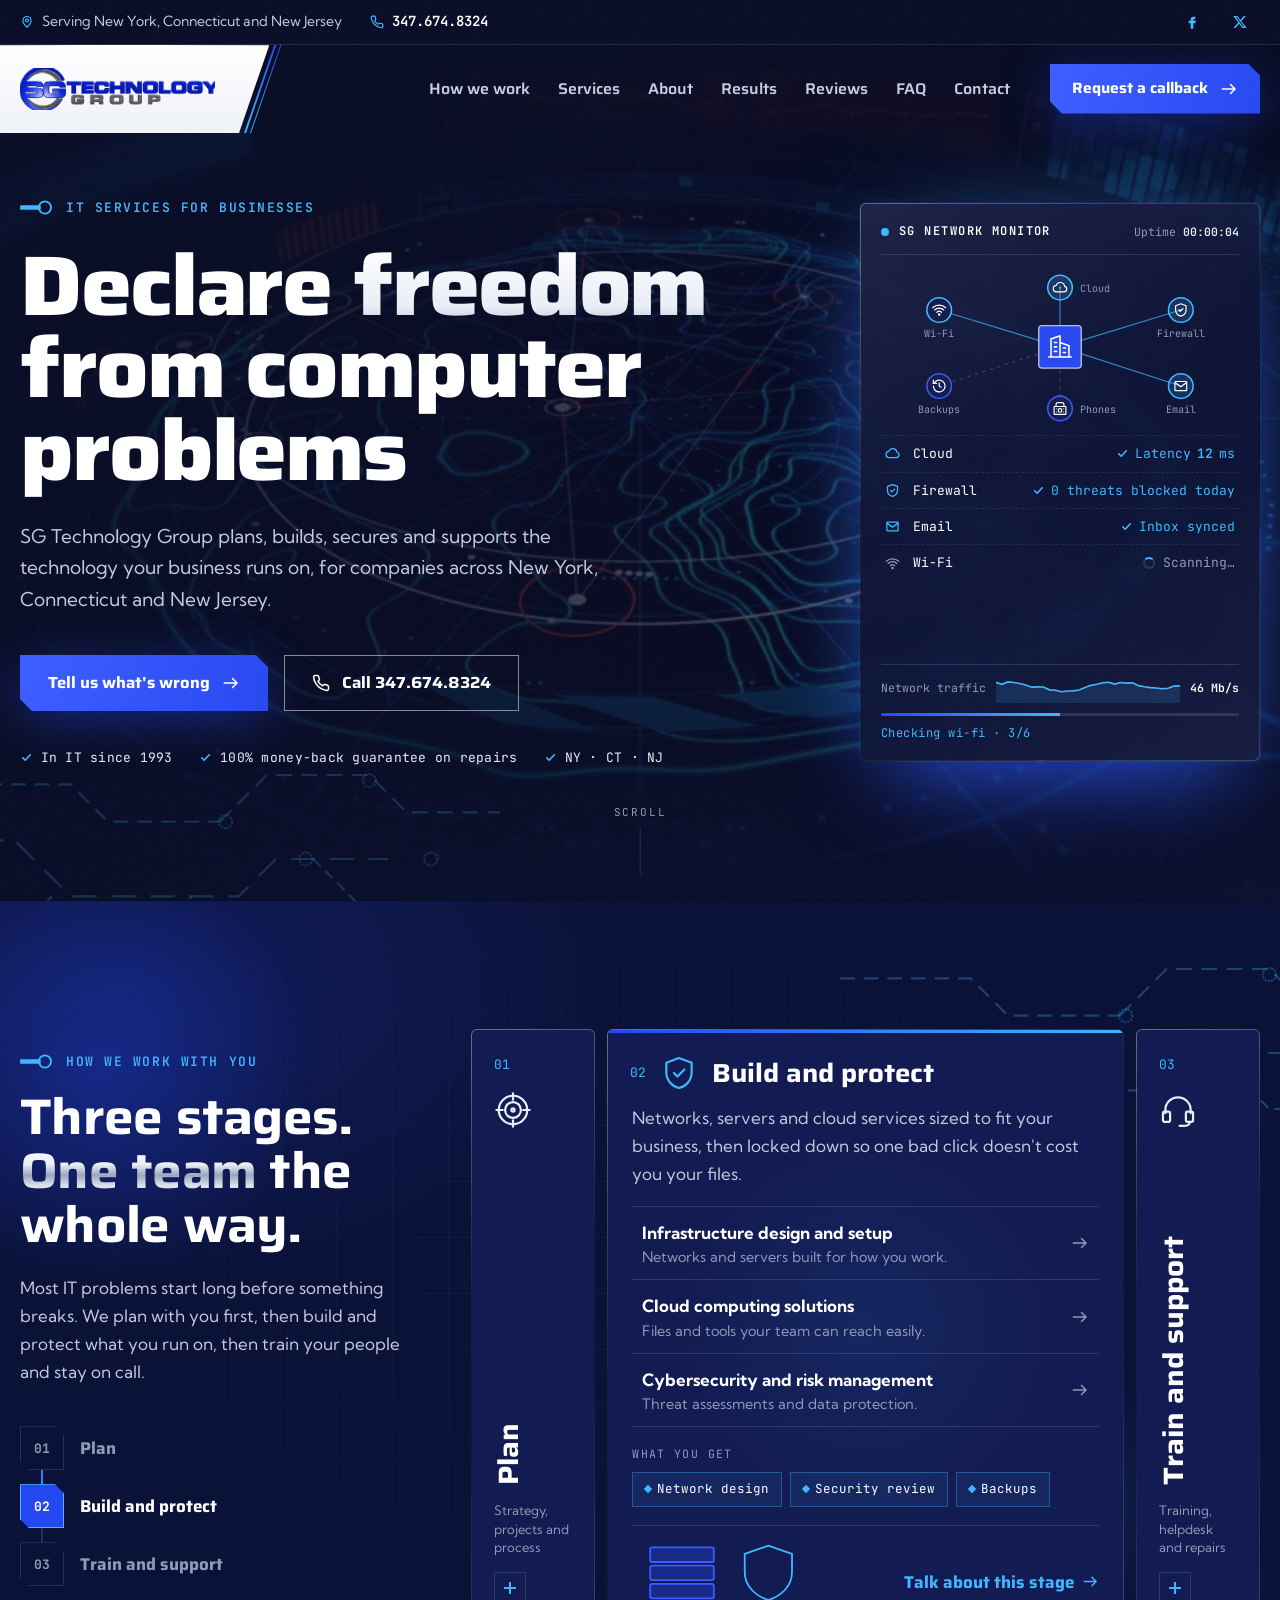
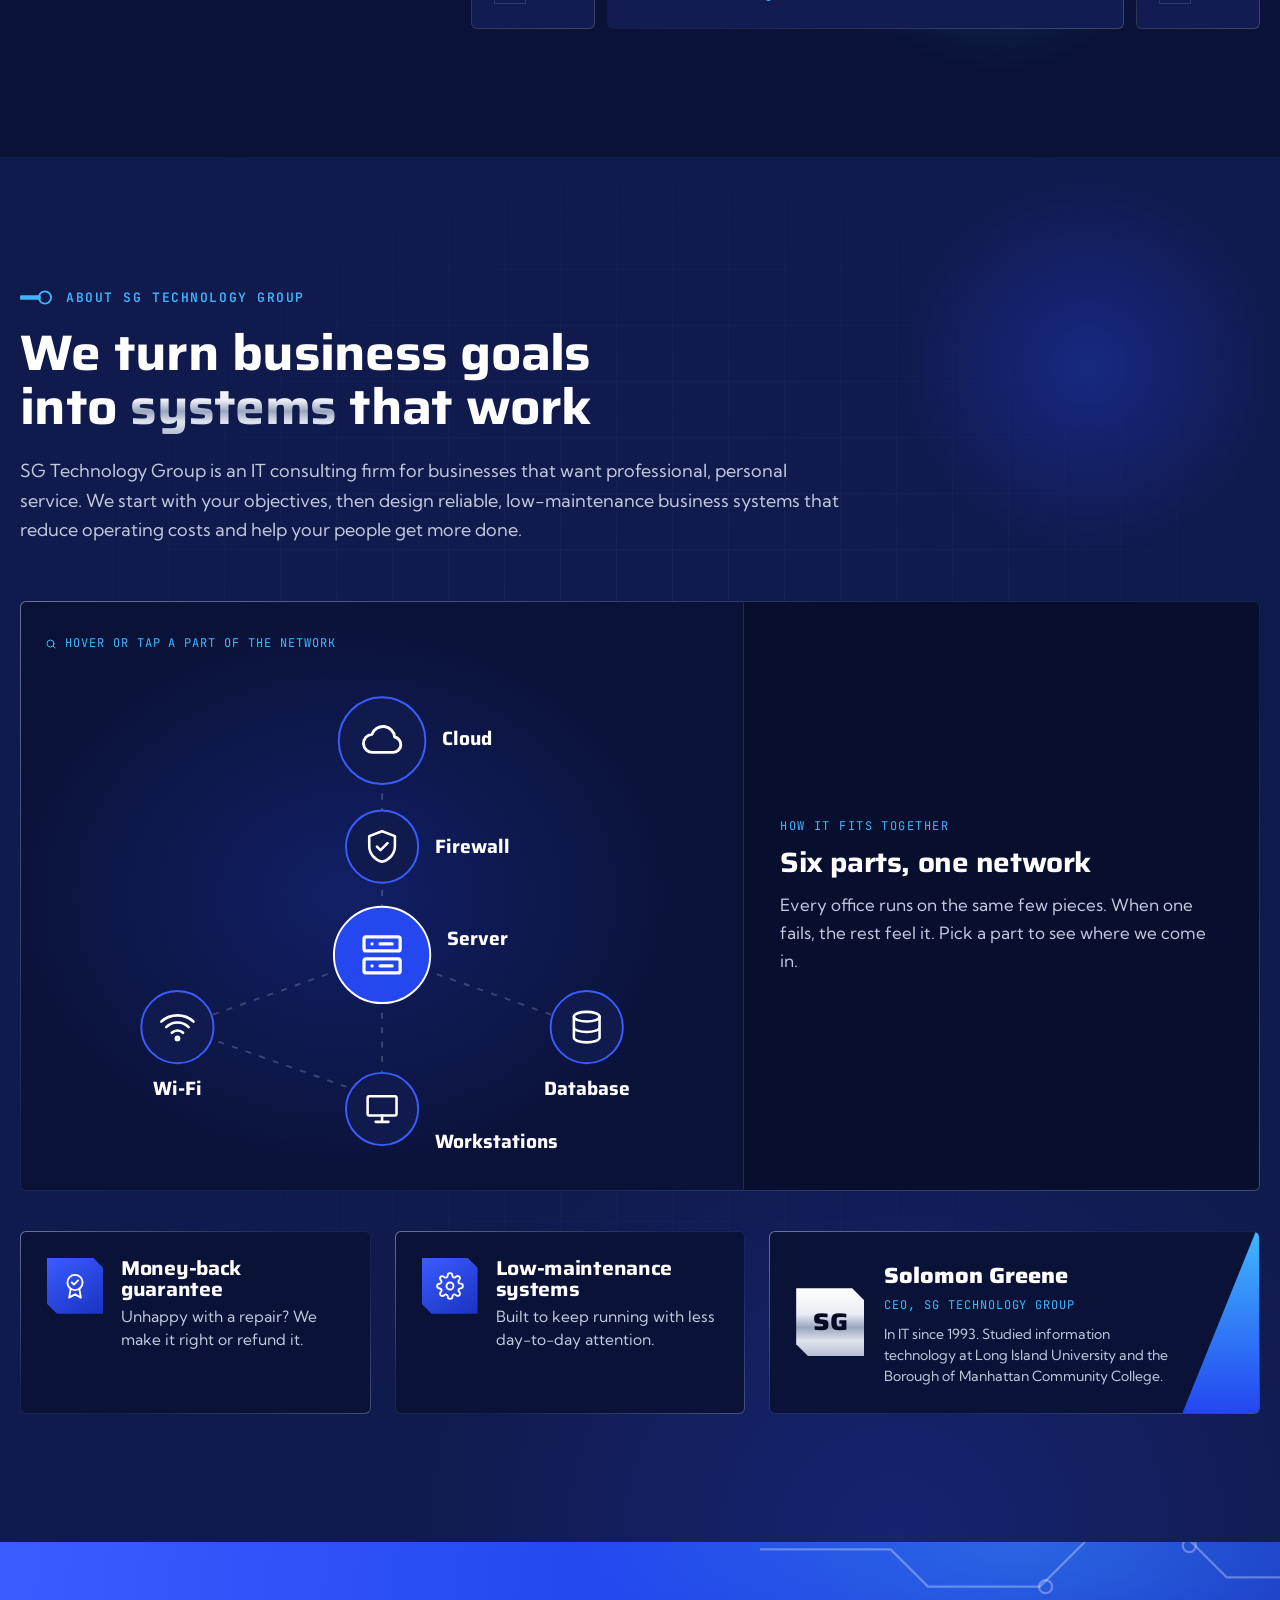
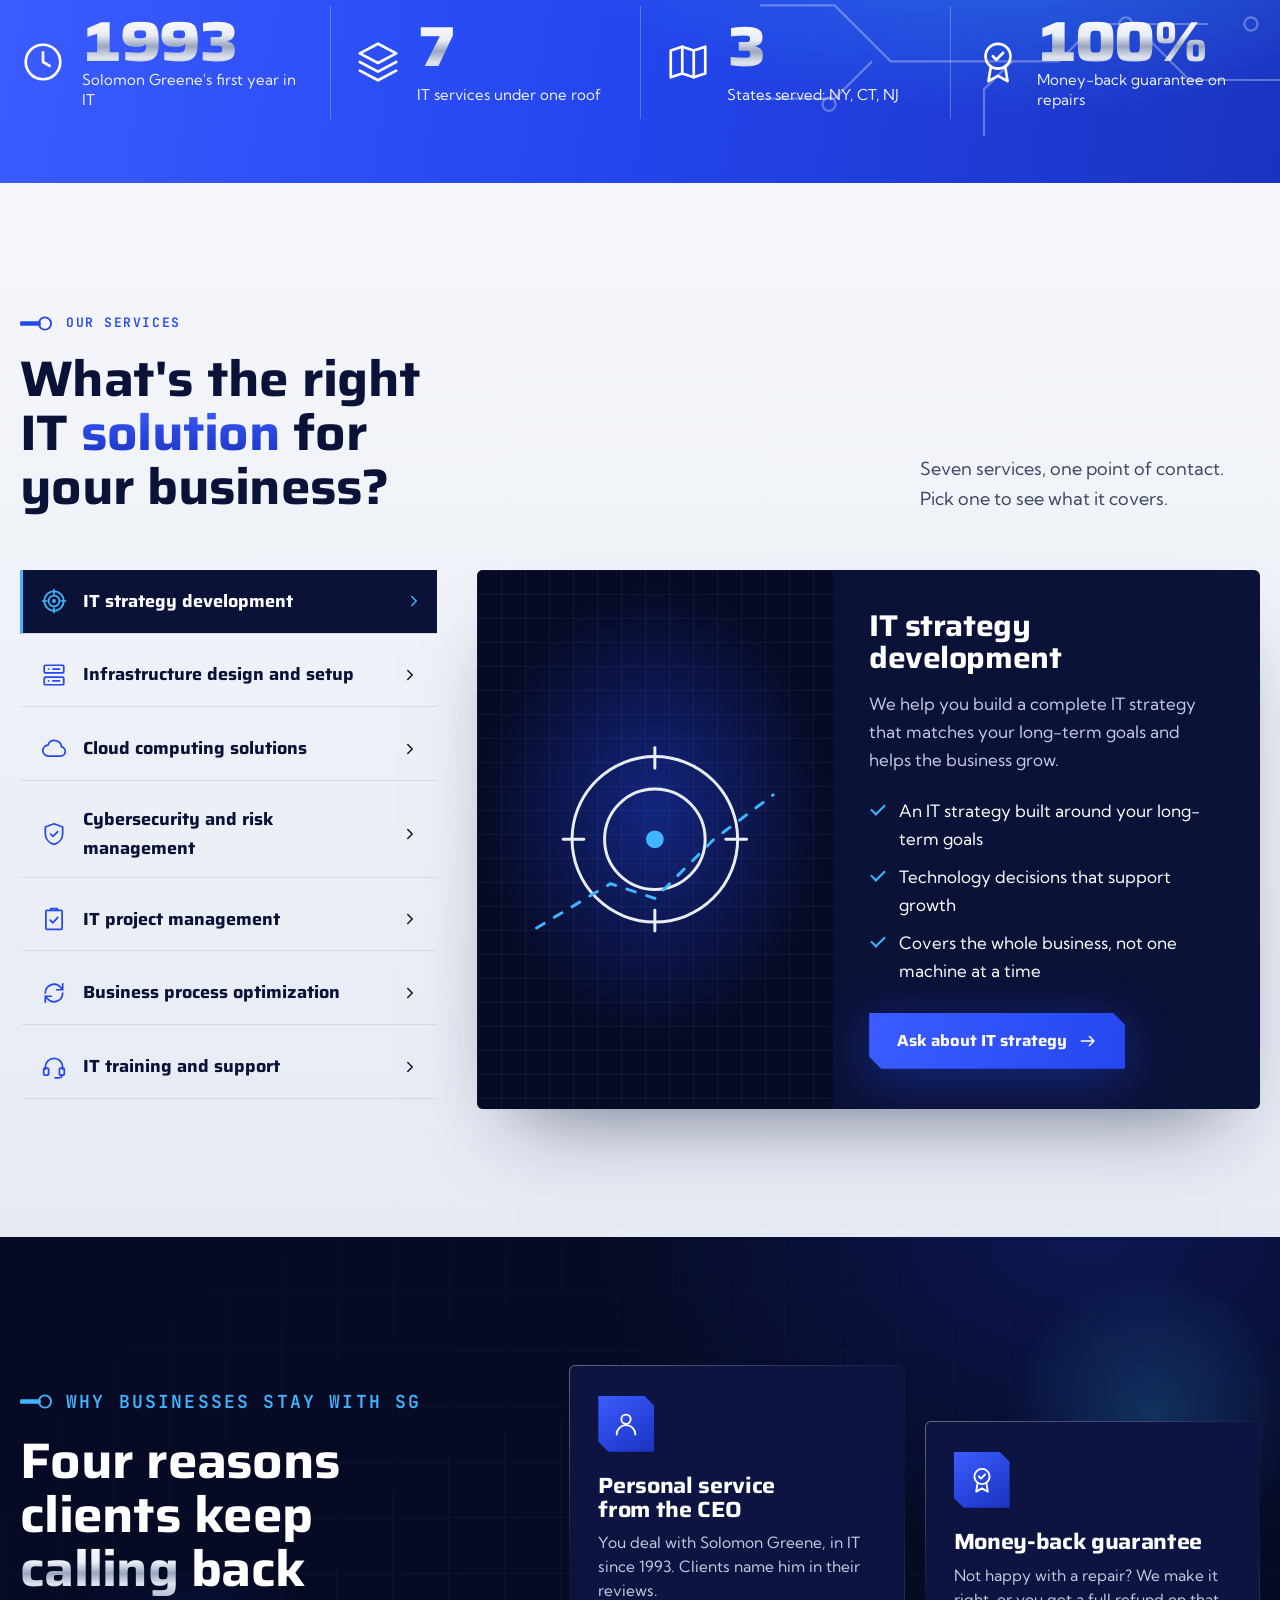
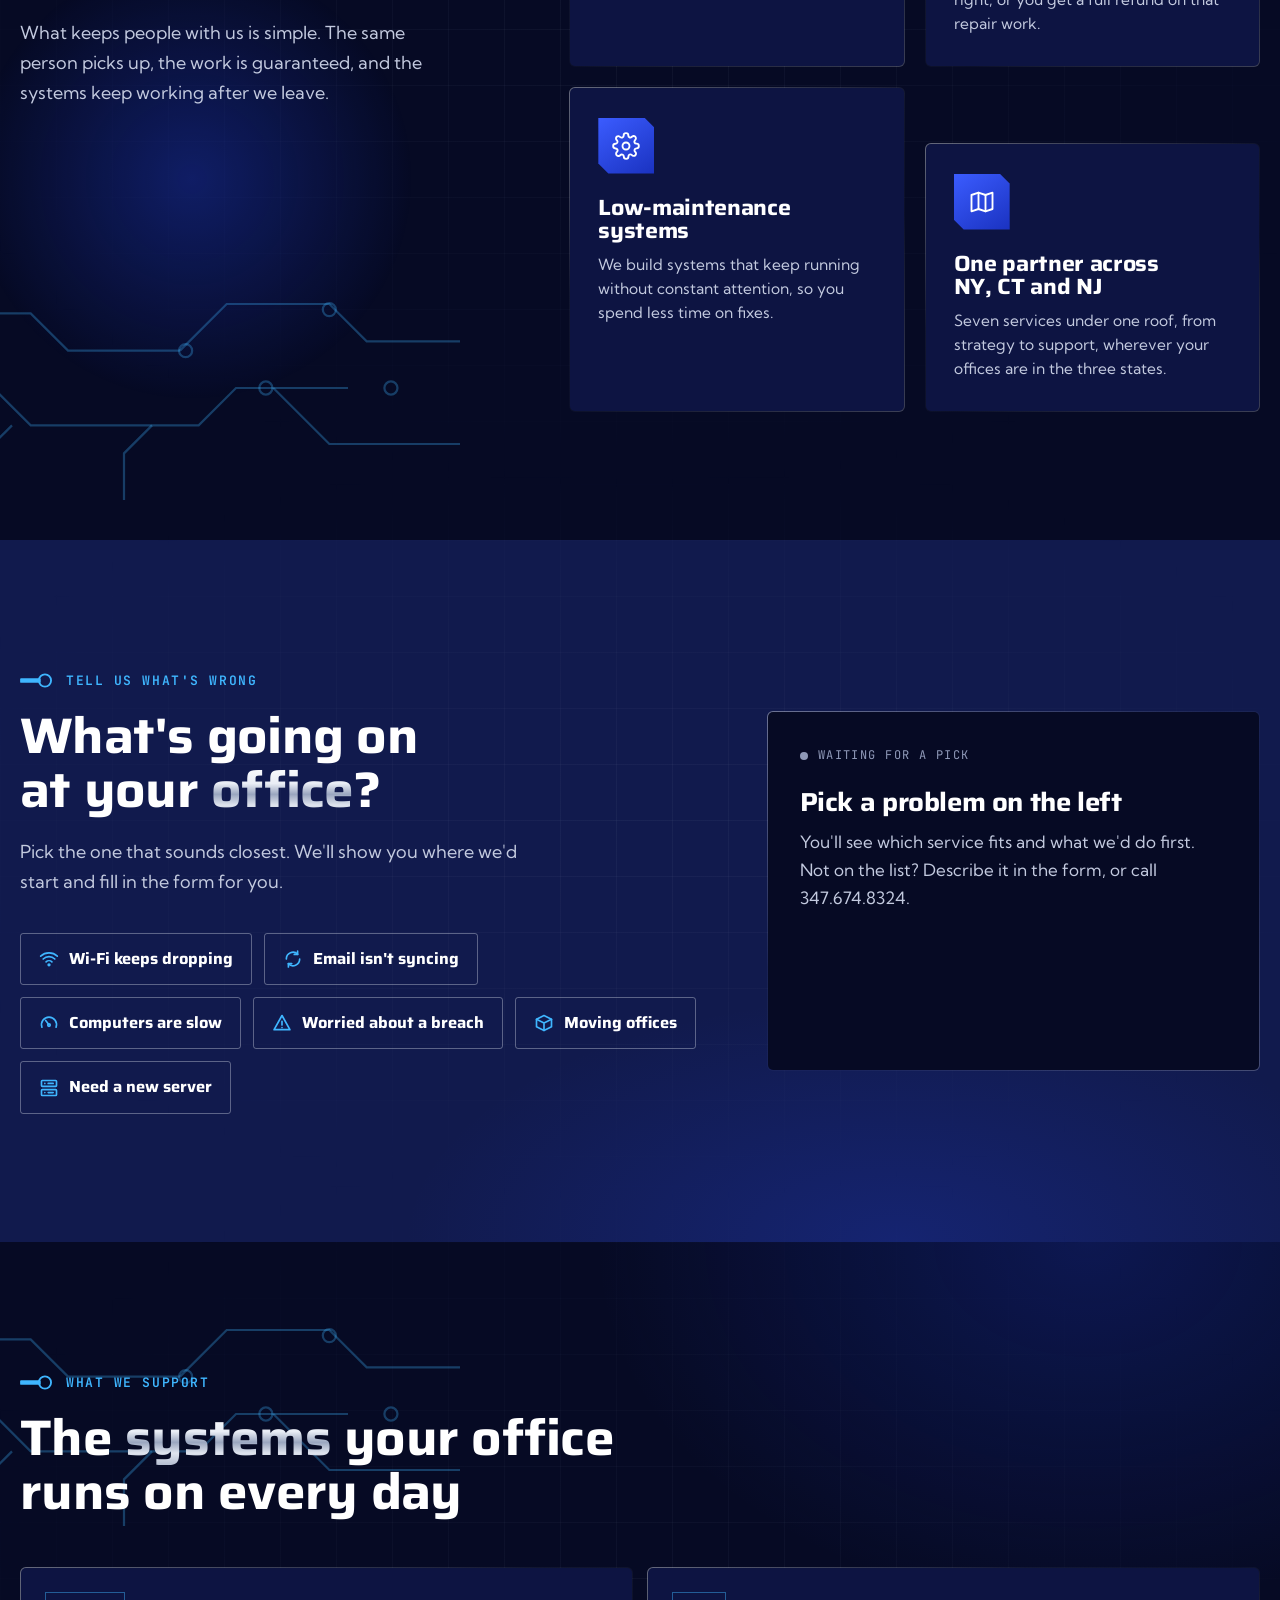
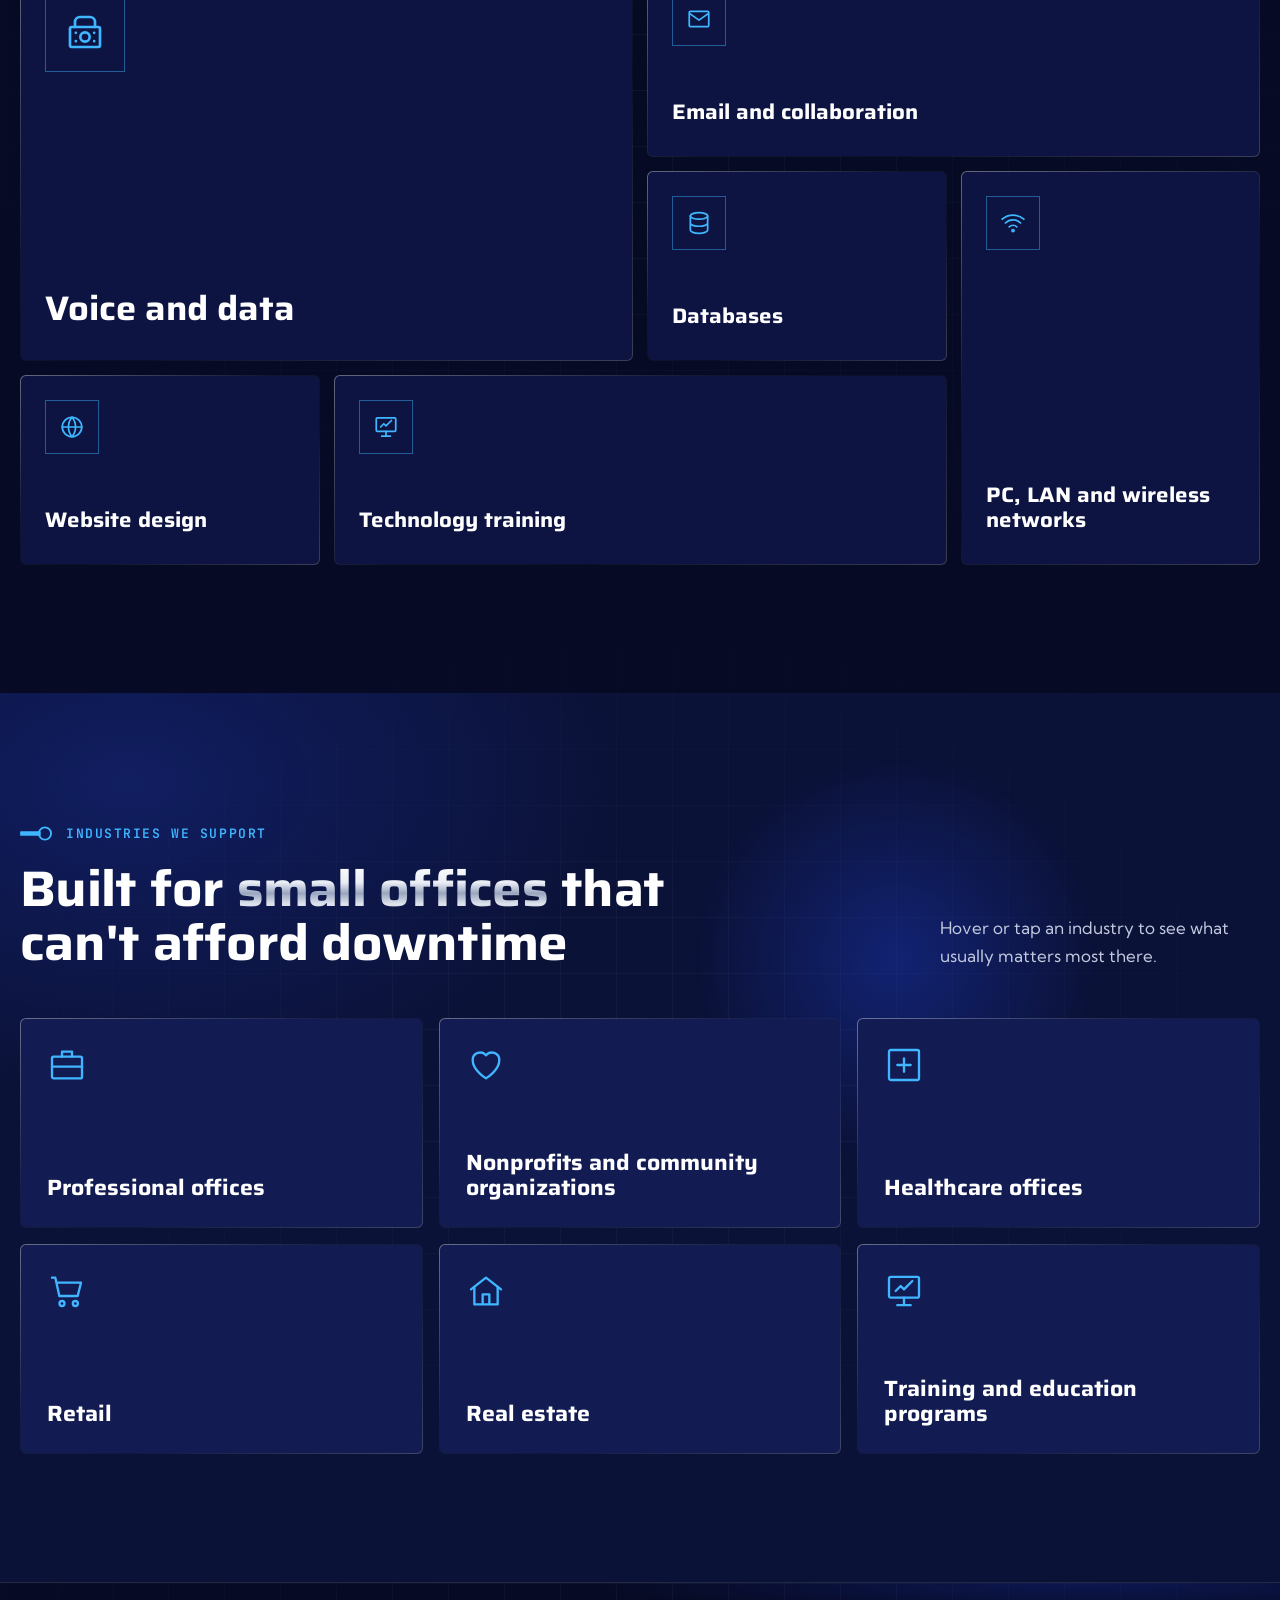
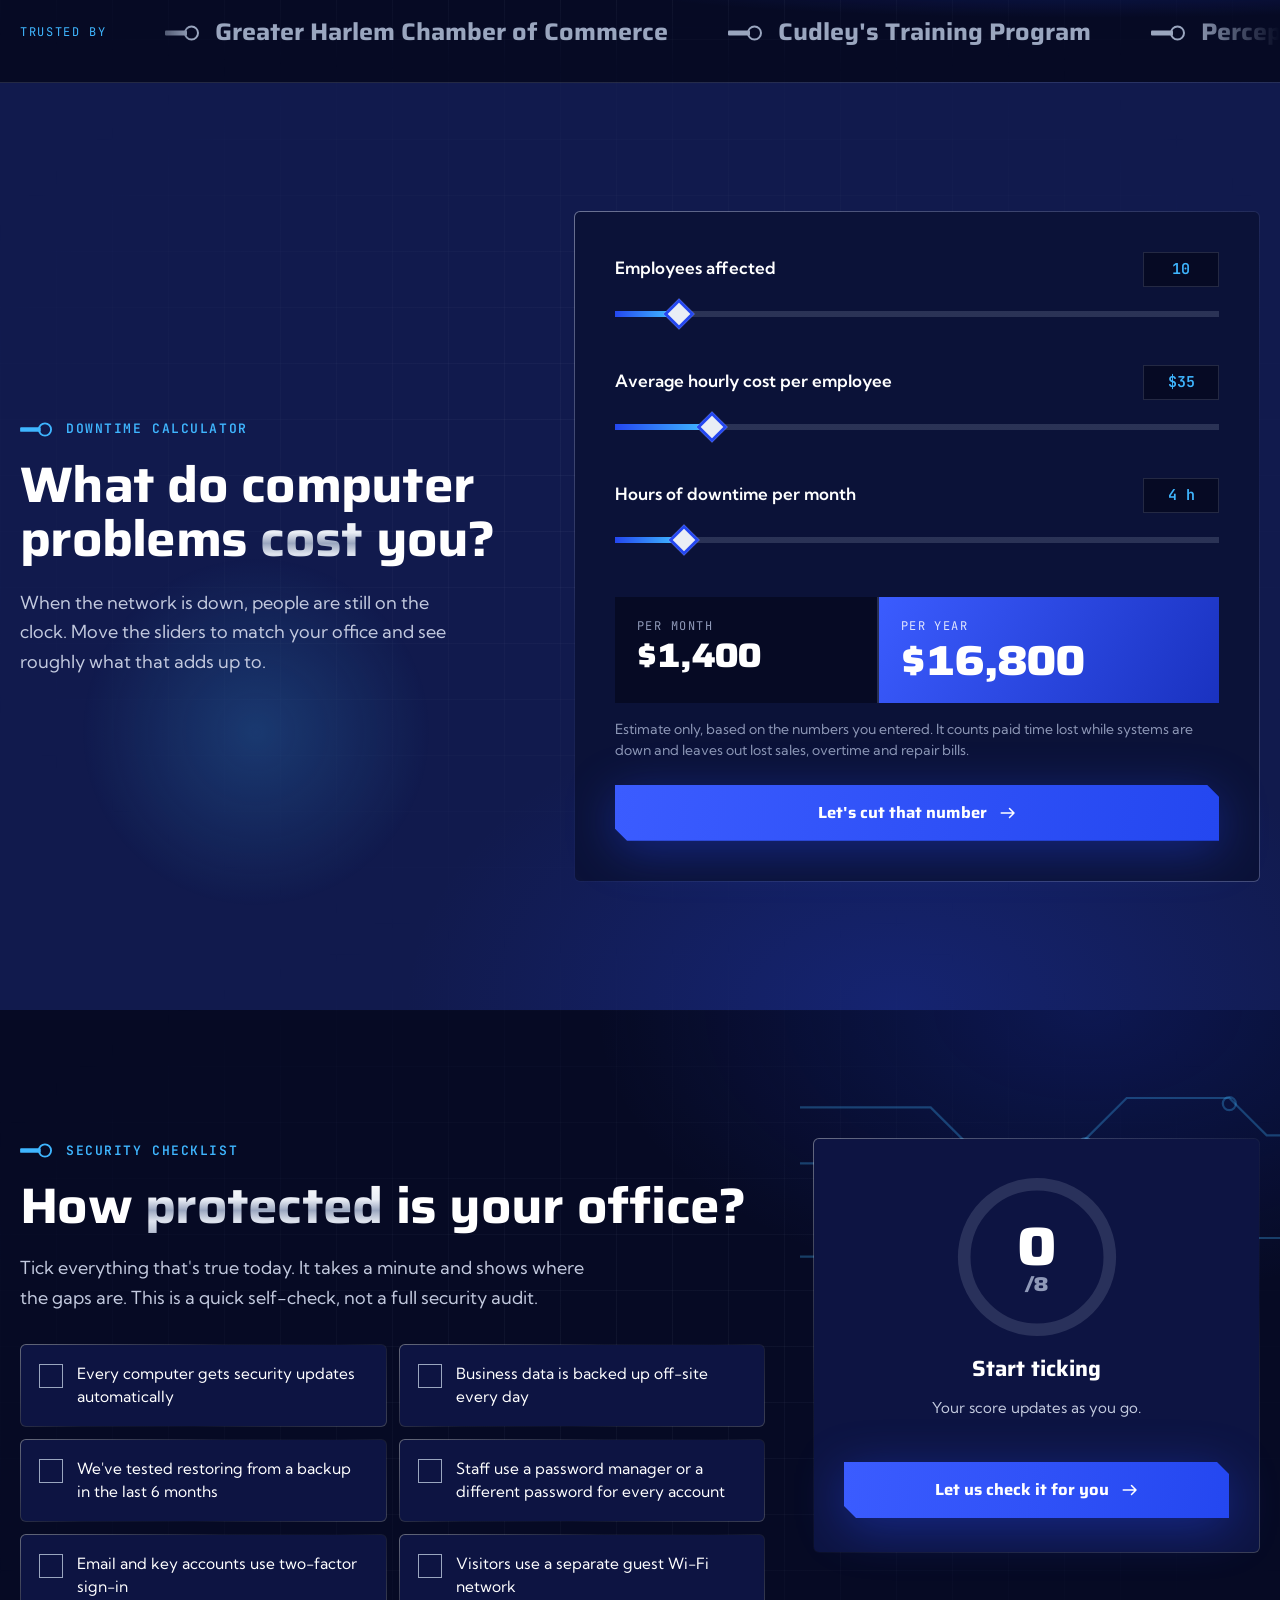
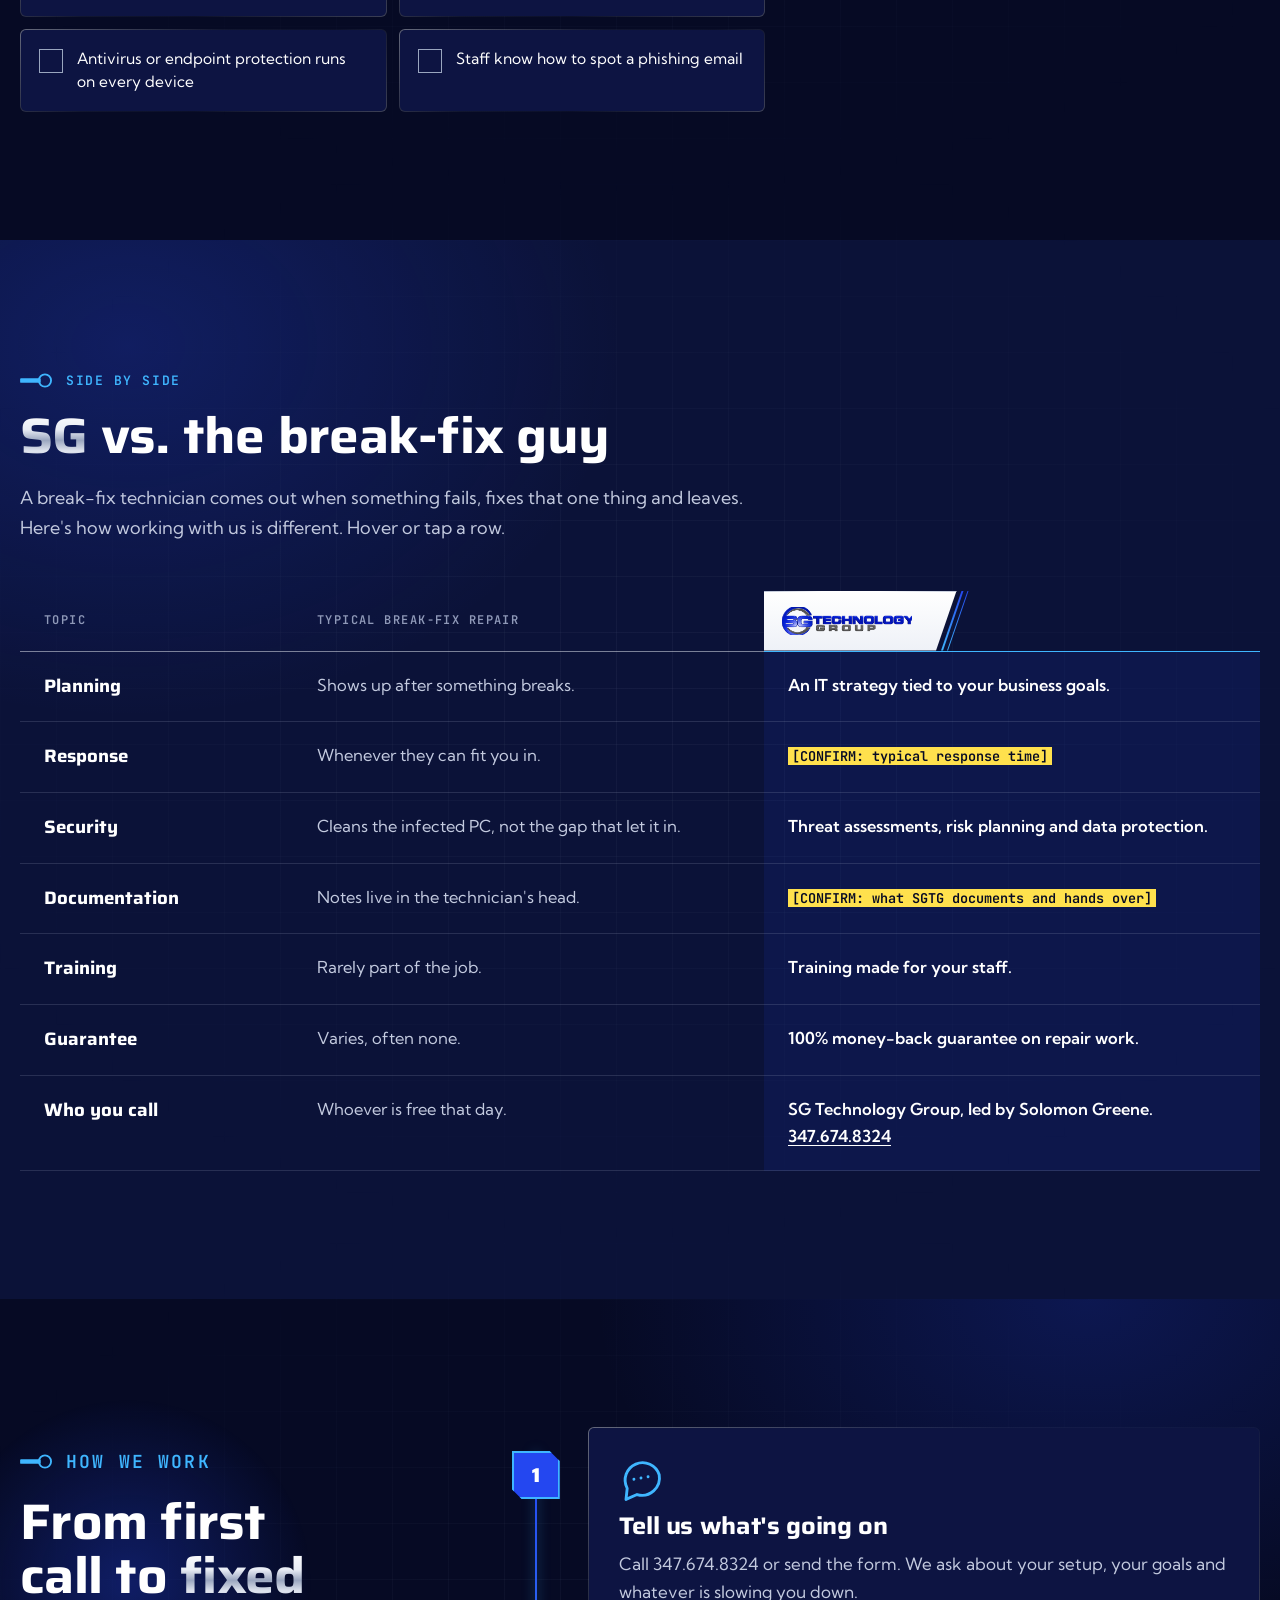
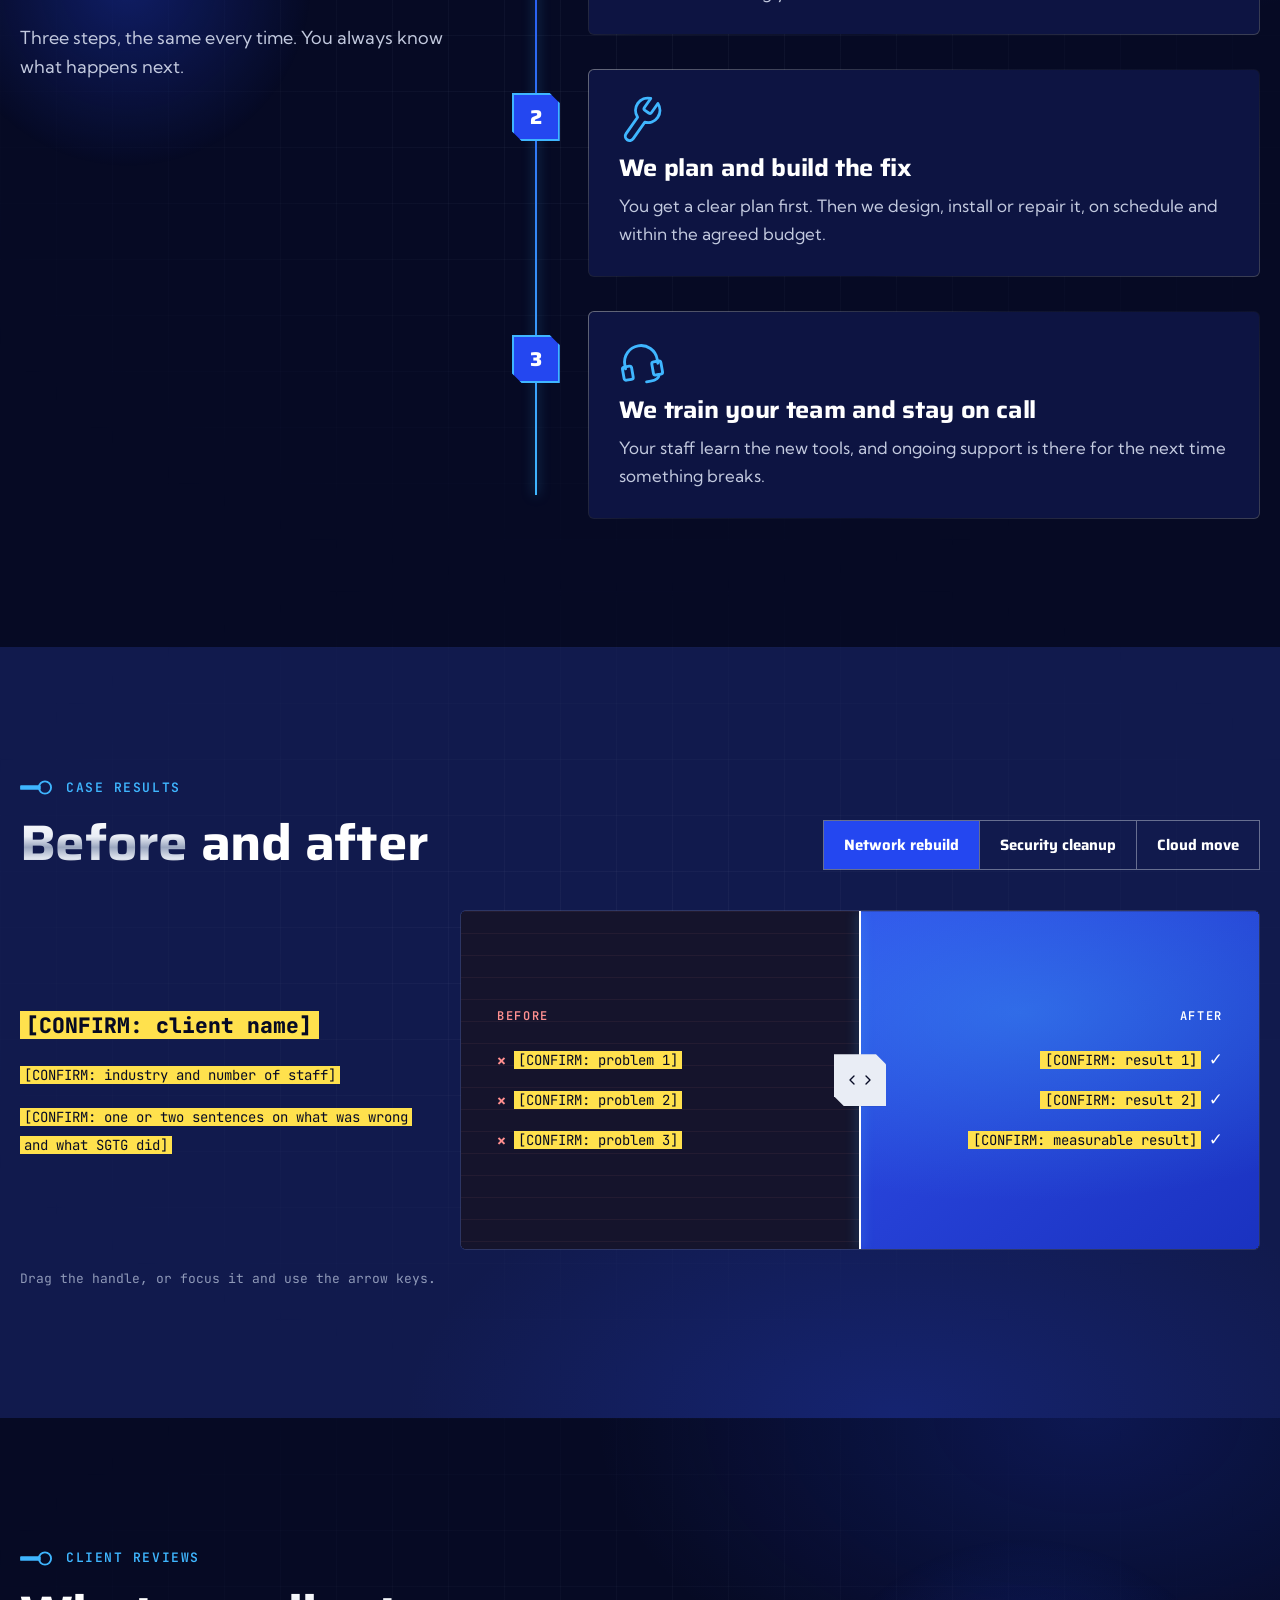
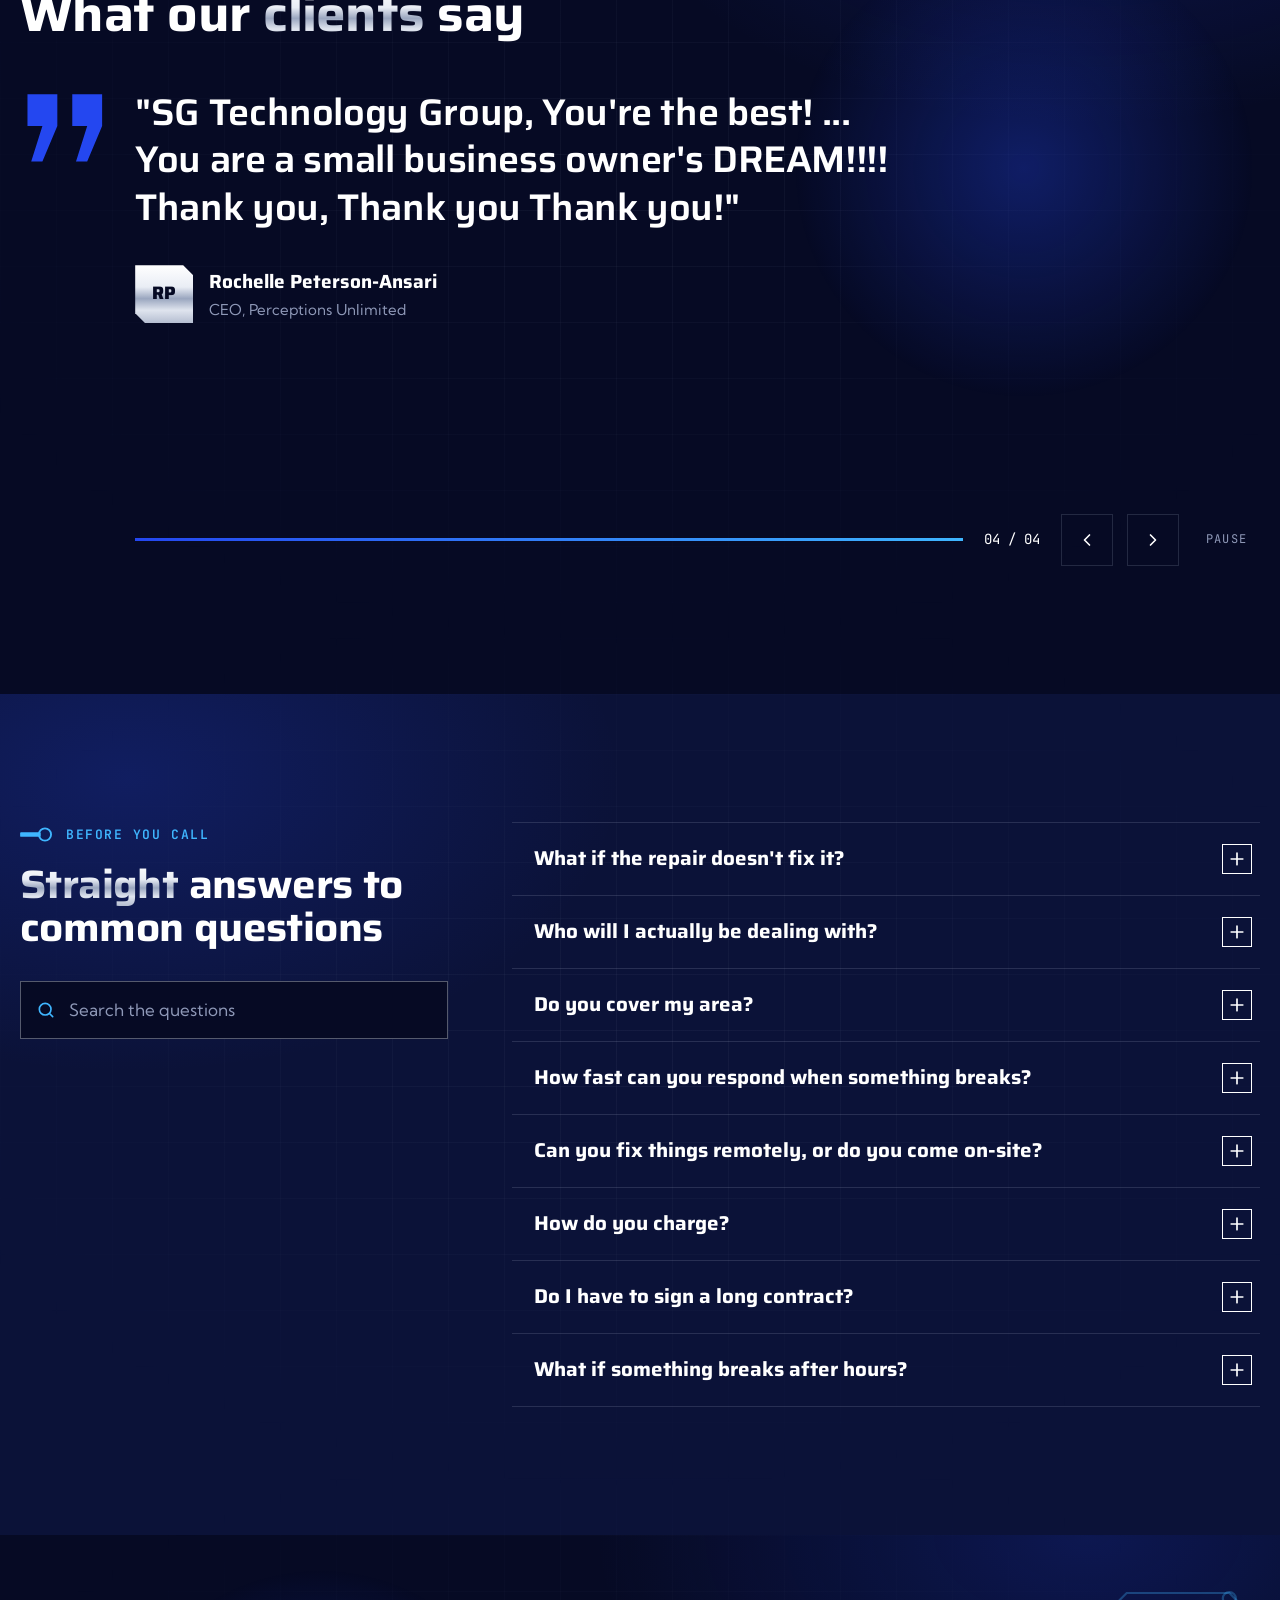
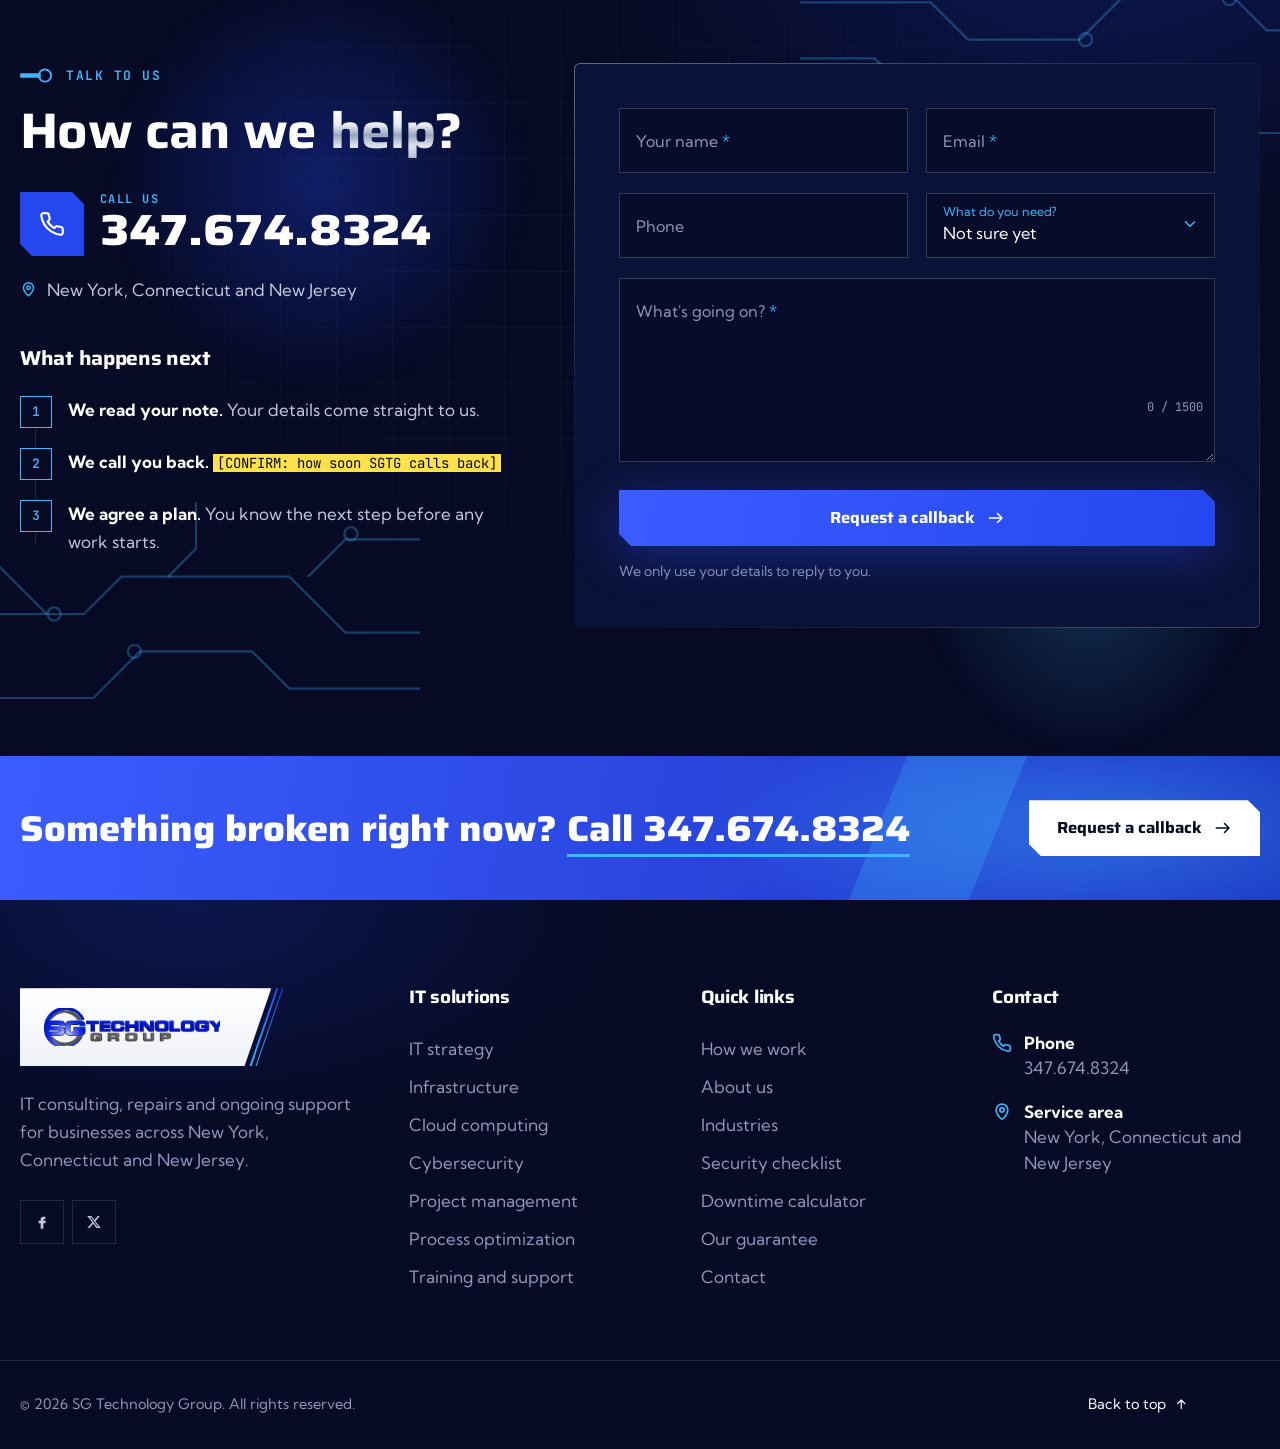
<file: index.html>
<!doctype html>
<html lang="en">
<head>
<meta charset="utf-8">
<meta name="viewport" content="width=device-width, initial-scale=1, viewport-fit=cover">
<title>SG Technology Group | IT Services for Businesses in NY, CT & NJ</title>
<meta name="description" content="SG Technology Group plans, builds, secures and supports business IT across New York, Connecticut and New Jersey. Repairs come with a 100% money-back guarantee. Call 347.674.8324.">
<meta name="theme-color" content="#060a24">
<meta property="og:type" content="website">
<meta property="og:site_name" content="SG Technology Group">
<meta property="og:title" content="SG Technology Group | IT services for businesses">
<meta property="og:description" content="IT strategy, infrastructure, cloud, cybersecurity, project management, process improvement, training and support for businesses in NY, CT and NJ.">
<meta property="og:image" content="assets/images/og-image.jpg">
<meta property="og:image:width" content="1200">
<meta property="og:image:height" content="630">
<meta name="twitter:card" content="summary_large_image">
<meta name="twitter:site" content="@SGTechGroup">
<link rel="icon" href="assets/images/favicon.ico" sizes="any">
<link rel="icon" type="image/png" sizes="32x32" href="assets/images/favicon-32x32.png">
<link rel="icon" type="image/png" sizes="16x16" href="assets/images/favicon-16x16.png">
<link rel="apple-touch-icon" sizes="180x180" href="assets/images/apple-touch-icon.png">
<link rel="manifest" href="site.webmanifest">
<link rel="preconnect" href="https://fonts.googleapis.com">
<link rel="preconnect" href="https://fonts.gstatic.com" crossorigin>
<link rel="stylesheet" href="https://fonts.googleapis.com/css2?family=JetBrains+Mono:wght@400;600&family=Kumbh+Sans:wght@400;500;600;700&family=Saira:wdth,wght@100..125,500..800&display=swap">
<script type="application/ld+json">{"@context":"https://schema.org","@type":"ProfessionalService","name":"SG Technology Group","description":"IT consulting, infrastructure, cloud, cybersecurity, training and support for businesses.","telephone":"+1-347-674-8324","areaServed":["New York","Connecticut","New Jersey"],"founder":{"@type":"Person","name":"Solomon Greene","jobTitle":"CEO"},"sameAs":["https://www.facebook.com/SGTechGroup","https://twitter.com/SGTechGroup"]}</script>
<link rel="preload" as="image" type="image/webp" href="assets/images/hero-poster.webp" media="(min-width: 768px)">
<link rel="preload" as="image" type="image/webp" href="assets/images/hero-poster-sm.webp" media="(max-width: 767px)">
<style>@property --spot{syntax:"<number>";inherits:false;initial-value:0}@property --hh{syntax:"<length>";inherits:true;initial-value:88px}:root{--navy-950:#060a24;--navy-900:#0b1238;--navy-800:#111a4d;--navy-700:#18246a;--blue:#2447f0;--blue-hi:#3b5cff;--blue-lo:#1a32c0;--cyan:#3fb6ff;--cyan-soft:rgba(63,182,255,.16);--chrome-1:#e9edf5;--chrome-2:#9aa6bf;--chrome-grad:linear-gradient(180deg,#ffffff 0%,var(--chrome-1) 38%,var(--chrome-2) 58%,#dfe4ee 78%,#b5bed1 100%);--chrome-line:linear-gradient(150deg,rgba(233,237,245,.42),rgba(154,166,191,.08) 40%,rgba(154,166,191,.04) 62%,rgba(233,237,245,.24));--silver-1:#f5f7fb;--silver-2:#e6eaf3;--ok:var(--cyan);--err:#ff8f8f;--confirm:#ffe14d;--h:#ffffff;--tx:#c3cadf;--tx2:#8f99b8;--line:rgba(154,166,191,.2);--card:#0e1645;--f-display:"Saira","Arial Narrow",system-ui,sans-serif;--f-body:"Kumbh Sans",system-ui,-apple-system,"Segoe UI",sans-serif;--f-mono:"JetBrains Mono",ui-monospace,"Cascadia Mono",Consolas,monospace;--wrap:1240px;--gut:20px;--top-h:44px;--head-h:88px;--logo-h:42px;--cut:12px;--r:6px;--ease:cubic-bezier(.22,.61,.36,1);--ease-out:cubic-bezier(.16,1,.3,1);--ease-panel:cubic-bezier(.65,.05,.2,1);--glow:0 24px 60px -26px rgba(36,71,240,.75);--z-head:50;--z-menu:90;--z-totop:40;--z-grain:150;--z-cursor:200}*,*::before,*::after{box-sizing:border-box}html{scroll-padding-top:80px;-webkit-text-size-adjust:100%}body{margin:0;font-family:var(--f-body);font-size:17px;line-height:1.65;color:var(--tx);background:var(--navy-950);overflow-x:clip;-webkit-font-smoothing:antialiased}body::after{content:"";position:fixed;inset:0;z-index:var(--z-grain);pointer-events:none;opacity:.045;background-image:url("data:image/svg+xml,%3Csvg xmlns='http://www.w3.org/2000/svg' width='160' height='160'%3E%3Cfilter id='n'%3E%3CfeTurbulence type='fractalNoise' baseFrequency='.85' numOctaves='2' stitchTiles='stitch'/%3E%3CfeColorMatrix values='0 0 0 0 1 0 0 0 0 1 0 0 0 0 1 0 0 0 .9 0'/%3E%3C/filter%3E%3Crect width='100%25' height='100%25' filter='url(%23n)'/%3E%3C/svg%3E")}img,svg,video{display:block;max-width:100%}img{height:auto}a{color:inherit;text-decoration:none}button,input,select,textarea{font:inherit;color:inherit}button{cursor:pointer;background:none;border:0;padding:0;text-align:inherit}ul,ol{margin:0;padding:0;list-style:none}p,figure,blockquote,fieldset{margin:0}fieldset{border:0;padding:0;min-width:0}h1,h2,h3{margin:0;font-family:var(--f-display);font-stretch:112%;font-weight:700;line-height:1.08;letter-spacing:-.015em;color:var(--h);text-wrap:balance}h2{font-size:clamp(32px,3.9vw,54px)}h3{font-size:22px}:focus-visible{outline:3px solid var(--cyan);outline-offset:3px}::selection{background:var(--blue);color:#fff}.sprite{position:absolute;width:0;height:0;overflow:hidden}.sr-only{position:absolute;width:1px;height:1px;margin:-1px;overflow:hidden;clip:rect(0 0 0 0);white-space:nowrap}.ic{width:1em;height:1em;flex:none;fill:none;stroke:currentColor;stroke-width:2;stroke-linecap:round;stroke-linejoin:round}.wrap{width:min(var(--wrap),100% - var(--gut) * 2);margin-inline:auto}.skip{position:absolute;left:16px;top:-80px;z-index:300;padding:12px 18px;background:var(--cyan);color:var(--navy-950);font-weight:700}.skip:focus{top:12px}mark.confirm{background:var(--confirm);color:var(--navy-950);padding:0 .3em;font-family:var(--f-mono);font-size:.82em;box-decoration-break:clone;-webkit-box-decoration-break:clone}.chrome{font-style:normal;background:var(--chrome-grad);-webkit-background-clip:text;background-clip:text;color:transparent}.tone-light .chrome{background:linear-gradient(180deg,var(--blue-hi),var(--blue-lo));-webkit-background-clip:text;background-clip:text}.tone-a{--bg:var(--navy-950);--card:#0d1442;--gx:85%;--gy:0%}.tone-b{--bg:var(--navy-900);--card:#121b52;--gx:10%;--gy:10%}.tone-c{--bg:var(--navy-800);--card:#0b1238;--gx:70%;--gy:100%}.tone-light{--bg:linear-gradient(180deg,var(--silver-1),var(--silver-2));--h:#0b1238;--tx:#3d4561;--tx2:#5d6680;--line:#d3d9e7;--card:#fff}.tone-a,.tone-b,.tone-c,.tone-light{position:relative;isolation:isolate;color:var(--tx);overflow-x:clip}.tone-a,.tone-b,.tone-c{background:radial-gradient(55% 50% at var(--gx) var(--gy),rgba(36,71,240,.22),transparent 70%),var(--bg)}.tone-light{background:var(--bg)}.tone-a::before,.tone-b::before,.tone-c::before{content:"";position:absolute;left:0;right:0;top:-56px;bottom:0;z-index:-1;pointer-events:none;background-image:linear-gradient(rgba(154,166,191,.07) 1px,transparent 1px),linear-gradient(90deg,rgba(154,166,191,.07) 1px,transparent 1px);background-size:56px 56px;-webkit-mask-image:radial-gradient(70% 60% at 50% 45%,#000,transparent 85%);mask-image:radial-gradient(70% 60% at 50% 45%,#000,transparent 85%);animation:gridDrift 26s linear infinite;animation-play-state:paused}.is-vis::before{animation-play-state:running}@keyframes gridDrift{to{transform:translateY(56px)}}main>section,.cta-strip,.foot{overflow-x:clip}section>.wrap{position:relative;z-index:1}.how,.about,.svc,.why,.sym,.sup,.ind,.calc,.chk,.vs,.proc,.cases,.quotes,.faq,.contact{padding-block:clamp(84px,10vw,140px)}.orbs{position:absolute;inset:0;z-index:-1;overflow:hidden;pointer-events:none}.orb{position:absolute;left:var(--x);top:var(--y);width:var(--s);height:var(--s);margin:calc(var(--s) / -2) 0 0 calc(var(--s) / -2);transform:translate3d(calc(var(--px,0) * var(--d) * 1px),calc(var(--py,0) * var(--d) * 1px),0);transition:transform 1.2s var(--ease-out)}.orb i{display:block;width:100%;height:100%;border-radius:50%;background:radial-gradient(circle,rgba(36,71,240,.32),transparent 65%);animation:orbFloat 18s ease-in-out infinite alternate;animation-play-state:paused}.orb--cyan i{background:radial-gradient(circle,rgba(63,182,255,.2),transparent 65%)}.is-vis .orb i{animation-play-state:running}@keyframes orbFloat{50%{transform:translate(40px,-30px) scale(1.08)}100%{transform:translate(-30px,20px) scale(.96)}}.eyebrow{display:inline-flex;align-items:center;gap:12px;margin-bottom:18px;font-family:var(--f-mono);font-size:13px;font-weight:600;letter-spacing:.12em;text-transform:uppercase;color:var(--blue)}.eyebrow--light{color:var(--cyan)}.emblem{width:34px;height:15px;flex:none}.circuit{position:absolute;z-index:0;pointer-events:none;width:560px;height:224px;fill:none;stroke:rgba(63,182,255,.3);stroke-width:1.2}.circuit use{stroke-dasharray:1;stroke-dashoffset:0}.js-reveal .circuit:not(.is-in) use{stroke-dashoffset:1}.js-reveal .circuit use{transition:stroke-dashoffset 2.6s var(--ease-out)}.circuit.is-live use{stroke-dasharray:.05 .03;animation:dashflow 9s linear infinite;animation-play-state:paused}.is-vis .circuit.is-live use{animation-play-state:running}@keyframes dashflow{to{stroke-dashoffset:-1}}.card{--mx:50%;--my:50%;position:relative;border:1px solid transparent;border-radius:var(--r);background:radial-gradient(420px circle at var(--mx) var(--my),rgba(63,182,255,calc(var(--spot) * .14)),transparent 45%) padding-box,linear-gradient(var(--card),var(--card)) padding-box,radial-gradient(260px circle at var(--mx) var(--my),rgba(63,182,255,var(--spot)),transparent 70%) border-box,var(--chrome-line) border-box;transition:--spot .45s var(--ease),transform .5s var(--ease-out),box-shadow .45s var(--ease)}.card:hover,.card:focus-within{--spot:1;box-shadow:var(--glow)}.tone-light .card{--chrome-line:linear-gradient(150deg,rgba(11,18,56,.18),rgba(11,18,56,.06))}.no-tilt .card:hover{transform:translateY(-4px)}.btn{position:relative;isolation:isolate;display:inline-flex;align-items:center;justify-content:center;gap:12px;min-height:56px;padding:14px 28px;font-family:var(--f-display);font-stretch:108%;font-weight:700;font-size:16px;line-height:1.15;color:#fff;white-space:nowrap;transition:color .35s var(--ease),transform .3s var(--ease);touch-action:manipulation}.btn::before,.btn::after{content:"";position:absolute;inset:0;z-index:-1}.btn .ic{font-size:18px;transition:transform .35s var(--ease)}.btn:hover .ic,.btn:focus-visible .ic{transform:translateX(5px)}.btn--block{width:100%}.btn--primary,.btn--light{--chamfer:polygon(0 0,calc(100% - var(--cut)) 0,100% var(--cut),100% 100%,var(--cut) 100%,0 calc(100% - var(--cut)))}.btn--primary{filter:drop-shadow(0 10px 24px rgba(36,71,240,.4))}.btn--primary::before{background:linear-gradient(100deg,var(--blue-hi),var(--blue));clip-path:var(--chamfer)}.btn--primary::after{background:var(--cyan);clip-path:var(--chamfer);transform:scaleX(0);transform-origin:left;transition:transform .45s var(--ease-out)}.btn--primary:hover,.btn--primary:focus-visible{color:var(--navy-950)}.btn--primary:hover::after,.btn--primary:focus-visible::after{transform:scaleX(1)}.btn--ghost{color:#fff}.btn--ghost::before{border:1.5px solid rgba(233,237,245,.55);transition:border-color .3s}.btn--ghost::after{background:#fff;transform:scaleX(0);transform-origin:right;transition:transform .45s var(--ease-out)}.btn--ghost:hover,.btn--ghost:focus-visible{color:var(--navy-950)}.btn--ghost:hover::after,.btn--ghost:focus-visible::after{transform:scaleX(1);transform-origin:left}.btn--ghost:hover::before{border-color:#fff}.btn--light{color:var(--navy-950)}.btn--light::before{background:#fff;clip-path:var(--chamfer)}.btn--light::after{background:var(--navy-950);clip-path:var(--chamfer);transform:scaleX(0);transform-origin:left;transition:transform .45s var(--ease-out)}.btn--light:hover,.btn--light:focus-visible{color:#fff}.btn--light:hover::after,.btn--light:focus-visible::after{transform:scaleX(1)}.link-btn{min-height:44px;color:var(--cyan);font-weight:600;text-decoration:underline;text-underline-offset:4px}.link-btn:hover{color:#fff}.more{display:inline-flex;align-items:center;gap:8px;min-height:44px;font-family:var(--f-display);font-weight:700;color:var(--cyan);background:linear-gradient(currentColor,currentColor) 0 calc(100% - 8px) / 0 2px no-repeat;transition:background-size .35s var(--ease)}.more:hover,.more:focus-visible{background-size:100% 2px}.more .ic{transition:transform .3s var(--ease)}.more:hover .ic{transform:translateX(4px)}.cursor{display:none}.has-cursor .cursor{display:block}.has-cursor,.has-cursor a,.has-cursor button,.has-cursor [role="button"],.has-cursor [role="slider"],.has-cursor tr[tabindex],.has-cursor label{cursor:none}.has-cursor input,.has-cursor textarea,.has-cursor select{cursor:auto}.has-cursor .chk-item input{cursor:none}.cursor__dot,.cursor__ring{position:fixed;left:0;top:0;z-index:var(--z-cursor);pointer-events:none;will-change:transform;transition:opacity .2s;transform:translate3d(-200px,-200px,0)}.cursor:not(.is-ready) .cursor__dot,.cursor:not(.is-ready) .cursor__ring{visibility:hidden}.cursor__dot{width:6px;height:6px;margin:-3px 0 0 -3px;border-radius:50%;background:var(--cyan)}.cursor__ring{width:0;height:0}.cursor__ring::before{content:"";position:absolute;left:0;top:0;width:38px;height:38px;border-radius:50%;border:1.5px solid var(--blue-hi);box-shadow:0 0 0 1px rgba(255,255,255,.25);transform:translate(-50%,-50%) scale(var(--s,1));background:rgba(36,71,240,0);transition:transform .35s var(--ease-out),background-color .3s,border-color .3s}.cursor.is-hover .cursor__ring::before{--s:1.6;background:rgba(36,71,240,.28);border-color:var(--cyan)}.cursor.is-label .cursor__ring::before{--s:2.3;background:var(--blue);border-color:var(--cyan)}.cursor__label{position:absolute;left:0;top:0;transform:translate(-50%,-50%);font-family:var(--f-mono);font-size:11px;font-weight:600;letter-spacing:.08em;text-transform:uppercase;color:#fff;opacity:0;transition:opacity .2s;white-space:nowrap}.cursor.is-label .cursor__label{opacity:1}.cursor.is-down .cursor__ring::before{--s:.8}.cursor.is-off .cursor__dot,.cursor.is-off .cursor__ring{opacity:0}.logo{position:relative;display:block;flex:none;height:var(--logo-h);aspect-ratio:1960 / 422;overflow:hidden;transition:height .3s var(--ease)}.logo img{position:absolute;left:-4.592%;top:-35.545%;width:110.714%;height:auto;max-width:none}.plate{--ph:64px;--slant:calc(var(--ph) * .344);position:relative;isolation:isolate;display:inline-flex;align-items:center;flex:none;height:var(--ph);padding:0 calc(24px + var(--slant)) 0 24px;transition:padding .3s var(--ease)}.plate::before{content:"";position:absolute;inset:0;z-index:-2;background:linear-gradient(90deg,#b9c2d4,#ffffff 30%,#ffffff 60%,#c3cbdb) top / 100% 1px no-repeat,linear-gradient(180deg,#ffffff,#eef1f7);clip-path:polygon(0 0,100% 0,calc(100% - var(--slant)) 100%,0 100%)}.plate::after{content:"";position:absolute;inset:0;z-index:-1;opacity:0;background:linear-gradient(105deg,transparent 38%,rgba(203,212,228,.75) 45%,#ffffff 50%,rgba(203,212,228,.75) 55%,transparent 62%) 130% 0 / 260% 100% no-repeat;clip-path:polygon(0 0,100% 0,calc(100% - var(--slant)) 100%,0 100%)}.plate:hover::after,.plate:focus-visible::after{animation:plateSweep 1s var(--ease-out) 1}@keyframes plateSweep{from{opacity:1;background-position:130% 0}to{opacity:1;background-position:-30% 0}}.plate__edge{position:absolute;top:0;bottom:0;left:calc(100% - var(--slant));width:calc(var(--slant) + 16px);pointer-events:none}.plate__edge i{position:absolute;inset:0;overflow:hidden;background:linear-gradient(180deg,var(--blue),var(--cyan))}.plate__edge i:first-child{clip-path:polygon(calc(var(--slant) + 5px) 0,calc(var(--slant) + 7px) 0,7px 100%,5px 100%)}.plate__edge i:last-child{clip-path:polygon(calc(var(--slant) + 11px) 0,calc(var(--slant) + 12px) 0,12px 100%,11px 100%)}.plate__edge i::after{content:"";position:absolute;left:0;right:0;top:0;height:45%;background:linear-gradient(180deg,transparent,rgba(255,255,255,.95),transparent);transform:translateY(-110%)}.head:hover .plate__edge i::after,.plate:hover .plate__edge i::after{animation:edgeShine .9s var(--ease-out) 1}.plate__edge i:last-child::after{animation-delay:.08s !important}@keyframes edgeShine{to{transform:translateY(330%)}}.topbar{position:relative;z-index:calc(var(--z-head) + 1);background:var(--navy-950);color:var(--tx);font-size:14px;border-bottom:1px solid var(--line)}.topbar__in{display:flex;align-items:center;gap:28px;min-height:var(--top-h)}.topbar__area,.topbar__phone{display:inline-flex;align-items:center;gap:8px}.topbar .ic{color:var(--cyan)}.topbar__phone{font-family:var(--f-mono);font-weight:600;color:#fff;min-height:44px;transition:color .2s}.topbar__phone:hover{color:var(--cyan)}.topbar .social{margin-left:auto}.social{display:flex;gap:8px}.social a{position:relative;isolation:isolate;display:grid;place-items:center;width:40px;height:40px;color:var(--tx);overflow:hidden;transition:color .3s}.social a::before{content:"";position:absolute;inset:0;z-index:-1;background:var(--blue);transform:translateY(101%);transition:transform .35s var(--ease-out)}.social a:hover,.social a:focus-visible{color:#fff}.social a:hover::before,.social a:focus-visible::before{transform:none}.social .ic{font-size:16px}.social--boxed a{width:44px;height:44px;border:1px solid var(--line)}.head{--hh:var(--head-h);position:sticky;top:0;z-index:var(--z-head);height:var(--hh);margin-bottom:calc(var(--hh) * -1);transition:--hh .3s var(--ease),background-color .35s,border-color .35s;border-bottom:1px solid transparent}.head.is-stuck{--hh:70px;--logo-h:34px;background:rgba(6,10,36,.86);-webkit-backdrop-filter:blur(14px) saturate(140%);backdrop-filter:blur(14px) saturate(140%);border-bottom-color:var(--line)}.head__in{display:flex;align-items:stretch;gap:28px;height:100%}.head__cta,.burger{margin-right:max(var(--gut),(100% - var(--wrap)) / 2)}.head__plate{--ph:var(--hh);--cl:max(var(--gut),(100% - var(--wrap)) / 2);margin-left:max(0px,var(--cl) - 24px);padding-left:min(24px,var(--cl))}.head__plate:focus-visible{outline-offset:-4px;outline-color:var(--blue)}.nav{margin-left:auto;align-self:center}.nav ul{display:flex;gap:4px}.nav a{position:relative;display:flex;align-items:center;min-height:44px;padding:0 12px;font-family:var(--f-display);font-stretch:106%;font-weight:600;font-size:15.5px;color:var(--tx);transition:color .25s}.nav a::after{content:"";position:absolute;left:12px;right:12px;bottom:6px;height:2px;background:var(--cyan);transform:scaleX(0);transform-origin:right;transition:transform .35s var(--ease-out)}.nav a:hover,.nav a:focus-visible{color:#fff}.nav a:hover::after,.nav a:focus-visible::after{transform:scaleX(1);transform-origin:left}.nav a[aria-current="true"]{color:#fff}.nav a[aria-current="true"]::after{transform:scaleX(1);background:var(--blue-hi)}.head__cta{align-self:center;min-height:50px;padding:12px 22px;font-size:15px}.burger{display:none;position:relative;align-self:center;width:48px;height:48px;margin-left:auto;background:var(--blue);clip-path:polygon(0 0,calc(100% - 10px) 0,100% 10px,100% 100%,10px 100%,0 calc(100% - 10px))}.burger:focus-visible{outline-offset:-4px;outline-color:#fff}.burger span{position:absolute;left:13px;right:13px;height:2px;background:#fff;transition:transform .3s var(--ease)}.burger span:nth-child(1){top:16px}.burger span:nth-child(2){top:23px;right:19px}.burger span:nth-child(3){top:30px}.burger:hover span:nth-child(2){transform:scaleX(1.4);transform-origin:left}.menu{position:fixed;inset:0;z-index:var(--z-menu);display:flex;flex-direction:column;gap:28px;padding:0 var(--gut) max(28px,env(safe-area-inset-bottom));background:radial-gradient(80% 50% at 80% 10%,rgba(36,71,240,.35),transparent 70%),var(--navy-950);overflow-y:auto;opacity:0;transition:opacity .3s}.menu[hidden]{display:none}.menu.is-open{opacity:1}.menu__top{display:flex;align-items:stretch;justify-content:space-between;min-height:72px;margin:0 calc(var(--gut) * -1);padding-right:var(--gut)}.menu__plate{--ph:72px;--logo-h:32px;padding-left:var(--gut)}.menu__close{align-self:center;display:grid;place-items:center;width:48px;height:48px;border:1px solid var(--line);color:#fff;font-size:22px;transition:background-color .25s}.menu__close:hover{background:var(--blue)}.menu__list a{display:flex;align-items:baseline;gap:16px;padding:12px 0;border-bottom:1px solid var(--line);font-family:var(--f-display);font-stretch:115%;font-weight:700;font-size:clamp(28px,8vw,40px);line-height:1.1;color:#fff;opacity:0;transform:translateY(20px);transition:opacity .4s var(--ease),transform .5s var(--ease-out),color .2s}.menu__list a span{font-family:var(--f-mono);font-size:13px;font-weight:600;color:var(--cyan)}.menu__list a:hover,.menu__list a:focus-visible{color:var(--cyan)}.menu.is-open .menu__list a{opacity:1;transform:none}.menu.is-open .menu__list li:nth-child(2) a{transition-delay:.04s}.menu.is-open .menu__list li:nth-child(3) a{transition-delay:.08s}.menu.is-open .menu__list li:nth-child(4) a{transition-delay:.12s}.menu.is-open .menu__list li:nth-child(5) a{transition-delay:.16s}.menu.is-open .menu__list li:nth-child(6) a{transition-delay:.2s}.menu.is-open .menu__list li:nth-child(7) a{transition-delay:.24s}.menu__foot{display:grid;gap:16px;margin-top:auto}.menu__phone{font-family:var(--f-display);font-weight:700;font-size:28px;color:#fff}.menu__phone small{display:block;font-family:var(--f-mono);font-size:12px;letter-spacing:.1em;text-transform:uppercase;color:var(--tx2)}body.is-locked{overflow:hidden}.hero{position:relative;isolation:isolate;overflow:hidden;min-height:clamp(700px,calc(100svh - var(--top-h)),1000px);display:flex;flex-direction:column;justify-content:center;padding:calc(var(--head-h) + 40px) 0 110px;background:var(--navy-950);color:#fff}.hero__media{position:absolute;inset:0;z-index:-3}.hero__poster,.hero__video{position:absolute;inset:0;width:100%;height:100%;object-fit:cover}.hero__video{opacity:0;transition:opacity 1.2s var(--ease)}.hero.has-video .hero__video{opacity:1}.hero__shade{position:absolute;inset:0;z-index:-2;background:linear-gradient(90deg,rgba(6,10,36,.95) 0%,rgba(6,10,36,.82) 42%,rgba(6,10,36,.55) 100%),linear-gradient(180deg,rgba(6,10,36,.55) 0%,transparent 30%,transparent 70%,var(--navy-900) 100%)}.hero__circuit{left:-60px;bottom:-70px;z-index:-1;opacity:.7}.hero__grid{display:grid;grid-template-columns:minmax(0,1fr) 400px;align-items:center;gap:56px}.hero__eyebrow{margin-bottom:26px}.hero__title{font-size:clamp(46px,6.6vw,94px);font-stretch:116%;font-weight:800;line-height:.98;letter-spacing:-.025em;color:#fff}.hero__title .w{display:inline-block}.hero__title .chrome{background-size:100% 200%;padding-right:.04em}.hero__text{max-width:56ch;margin-top:28px;font-size:19px;color:var(--tx)}.hero__ctas{display:flex;flex-wrap:wrap;gap:16px;margin-top:40px}.hero__trust{display:flex;flex-wrap:wrap;gap:10px 26px;margin-top:36px;font-family:var(--f-mono);font-size:13px;letter-spacing:.02em;color:var(--chrome-1)}.hero__trust li{display:inline-flex;align-items:center;gap:8px}.hero__trust .ic{color:var(--cyan);stroke-width:3}.hero__title .w{opacity:0;transform:translateY(.45em);animation:wordIn .9s var(--ease-out) forwards;animation-delay:calc(.15s + var(--i) * .09s)}.hero__title .w.chrome{animation:wordIn .9s var(--ease-out) forwards,shine 2.4s var(--ease) 1;animation-delay:calc(.15s + var(--i) * .09s),1.2s}.hero__eyebrow,.hero__text,.hero__ctas,.hero__trust{opacity:0;animation:riseIn .9s var(--ease-out) forwards}.hero__eyebrow{animation-delay:.05s}.hero__text{animation-delay:.65s}.hero__ctas{animation-delay:.8s}.hero__trust{animation-delay:.95s}@keyframes wordIn{to{opacity:1;transform:none}}@keyframes riseIn{from{opacity:0;transform:translateY(18px)}to{opacity:1;transform:none}}@keyframes shine{from{background-position:0 0}to{background-position:0 100%}}.hero__cue{position:absolute;left:50%;bottom:26px;transform:translateX(-50%);display:grid;justify-items:center;gap:8px;min-width:44px;font-family:var(--f-mono);font-size:11px;letter-spacing:.16em;text-transform:uppercase;color:var(--tx2);transition:color .25s}.hero__cue i{position:relative;width:1px;height:46px;background:var(--line);overflow:hidden}.hero__cue i::after{content:"";position:absolute;left:0;top:-40%;width:100%;height:40%;background:var(--cyan);animation:cue 1.8s var(--ease) infinite}.hero__cue:hover{color:#fff}@keyframes cue{to{top:100%}}.mon.card{--card:rgba(11,18,56,.84);overflow:hidden;padding:18px 20px 16px;color:var(--tx);font-family:var(--f-mono);font-size:13px;-webkit-backdrop-filter:blur(12px);backdrop-filter:blur(12px);box-shadow:0 0 0 1px rgba(63,182,255,.08),0 40px 90px -30px rgba(36,71,240,.8),0 0 120px -40px rgba(63,182,255,.5);opacity:0;animation:riseIn 1s 1.1s var(--ease-out) forwards;transform-style:preserve-3d}.mon__glare{position:absolute;inset:0;z-index:2;pointer-events:none;border-radius:inherit;opacity:0;background:radial-gradient(300px circle at var(--mx) var(--my),rgba(255,255,255,.13),transparent 45%),linear-gradient(115deg,transparent 40%,rgba(255,255,255,.07) 50%,transparent 60%) calc(var(--mx) * 1.4 - 40%) 0 / 200% 100% no-repeat;transition:opacity .4s}.mon:hover .mon__glare{opacity:1}.mon__head{display:flex;align-items:center;gap:10px;padding-bottom:12px;border-bottom:1px solid var(--line)}.mon__live{width:8px;height:8px;border-radius:50%;background:var(--cyan);animation:live 1.8s infinite}@keyframes live{0%{box-shadow:0 0 0 0 rgba(63,182,255,.6)}70%,100%{box-shadow:0 0 0 9px rgba(63,182,255,0)}}.mon__title{font-weight:600;font-size:12px;letter-spacing:.12em;text-transform:uppercase;color:#fff}.mon__up{margin-left:auto;font-size:11.5px;color:var(--tx2)}.mon__up b{color:var(--chrome-1);font-weight:600;font-variant-numeric:tabular-nums}.mon__map{width:100%;height:auto;margin:8px 0 4px;overflow:visible}.mon__links path{fill:none;stroke:rgba(154,166,191,.3);stroke-width:1;stroke-dasharray:3 4}.mon__links path.is-lit{stroke:rgba(63,182,255,.7);stroke-dasharray:none}.mon__pulses path{fill:none;stroke:var(--cyan);stroke-width:2.2;stroke-linecap:round;stroke-dasharray:6 94;stroke-dashoffset:100;animation:monPulse 2.4s linear infinite;animation-play-state:paused}.mon__pulses path:nth-child(2){animation-delay:-.4s}.mon__pulses path:nth-child(3){animation-delay:-.8s}.mon__pulses path:nth-child(4){animation-delay:-1.2s}.mon__pulses path:nth-child(5){animation-delay:-1.6s}.mon__pulses path:nth-child(6){animation-delay:-2s}.is-vis .mon__pulses path{animation-play-state:running}@keyframes monPulse{to{stroke-dashoffset:0}}.mon__node circle{fill:var(--navy-800);stroke:rgba(59,92,255,.9);stroke-width:1.4;transform-box:fill-box;transform-origin:center;transition:fill .3s,stroke .3s,transform .35s var(--ease-out)}.mon__node use{fill:none;stroke:#fff;stroke-width:1.8;stroke-linecap:round;stroke-linejoin:round}.mon__node text{font-family:var(--f-mono);font-size:9px;fill:var(--tx2);transition:fill .3s}.mon__node.is-on circle{stroke:var(--cyan);fill:rgba(63,182,255,.18)}.mon__node.is-scan circle{animation:nodeScan .8s ease-in-out infinite;stroke:var(--cyan)}.mon__node.is-hot circle{fill:var(--blue);stroke:#fff;transform:scale(1.3)}.mon__node.is-hot text{fill:#fff}@keyframes nodeScan{50%{fill:rgba(63,182,255,.45)}}.mon__hub rect{fill:var(--blue);stroke:rgba(255,255,255,.7);stroke-width:1.2}.mon__hub use{fill:none;stroke:#fff;stroke-width:1.4;stroke-linecap:round;stroke-linejoin:round}.mon__rows li{display:grid;grid-template-columns:18px 64px 1fr;align-items:center;gap:10px;padding:7px 4px;border-top:1px dashed rgba(154,166,191,.14);transition:background-color .25s,opacity .4s var(--ease),transform .4s var(--ease-out)}.mon__rows li>.ic{color:var(--tx2);font-size:15px;transition:color .25s}.mon__rows li:hover{background:rgba(63,182,255,.07)}.mon__rows li:hover>.ic,.mon__rows li.is-ok>.ic{color:var(--cyan)}.mon__lbl{color:#fff}.mon__st{justify-self:end;display:inline-flex;align-items:center;gap:8px;color:var(--tx2);white-space:nowrap}.mon__spin,.mon__scan{display:none}.mon__spin{width:12px;height:12px;border-radius:50%;border:2px solid var(--line);border-top-color:var(--cyan);animation:spin .7s linear infinite}.mon__ok{display:inline-flex;align-items:center;gap:6px;color:var(--cyan)}.mon__ok .ic{font-size:13px;stroke-width:3}.mon__ok b{font-weight:600;font-variant-numeric:tabular-nums}@keyframes spin{to{transform:rotate(360deg)}}.mon--live .mon__rows li:not(.is-in){opacity:0;transform:translateX(-8px)}.mon--live .mon__rows li:not(.is-ok) .mon__ok{display:none}.mon--live .mon__rows li.is-scan .mon__spin,.mon--live .mon__rows li.is-scan .mon__scan{display:inline-block}.mon__spark{display:grid;grid-template-columns:auto 1fr auto;align-items:center;gap:10px;margin-top:10px;padding-top:10px;border-top:1px solid var(--line);font-size:11.5px;color:var(--tx2)}.mon__spark svg{width:100%;height:28px}.mon__line{fill:none;stroke:var(--cyan);stroke-width:1.6;vector-effect:non-scaling-stroke}.mon__area{fill:rgba(63,182,255,.14);stroke:none}.mon__spark b{color:#fff;font-weight:600;font-variant-numeric:tabular-nums}.mon__foot{margin-top:10px}.mon__bar{height:3px;background:var(--line);overflow:hidden;border-radius:2px}.mon__bar span{display:block;height:100%;background:linear-gradient(90deg,var(--blue),var(--cyan));transform-origin:left;transform:scaleX(1);transition:transform .5s var(--ease)}.mon__foot p{margin-top:8px;font-size:12px;color:var(--cyan);letter-spacing:.04em}.how__circuit{right:-120px;top:40px}.how__grid{display:grid;grid-template-columns:minmax(0,4fr) minmax(0,8fr);gap:56px;align-items:start}.how__intro{position:sticky;top:110px}.how__intro>p{margin-top:22px;max-width:44ch}.how__steps{position:relative;display:grid;gap:6px;margin-top:36px;padding-left:0}.how__steps::before,.how__steps::after{content:"";position:absolute;left:21px;top:22px;bottom:22px;width:2px}.how__steps::before{background:var(--line)}.how__steps::after{background:linear-gradient(var(--blue),var(--cyan));transform-origin:top;transform:scaleY(var(--stp,0));transition:transform .6s var(--ease-panel)}.how__steps button{position:relative;z-index:1;display:flex;align-items:center;gap:16px;min-height:44px;padding:4px 0;font-family:var(--f-display);font-weight:700;font-size:17px;color:var(--tx2);transition:color .3s}.how__steps button span{display:grid;place-items:center;width:44px;height:44px;flex:none;background:var(--navy-900);border:1.5px solid var(--line);font-family:var(--f-mono);font-size:13px;color:var(--tx2);clip-path:polygon(0 0,calc(100% - 9px) 0,100% 9px,100% 100%,9px 100%,0 calc(100% - 9px));transition:background-color .3s,border-color .3s,color .3s}.how__steps button:hover{color:#fff}.how__steps button:hover span{border-color:var(--cyan);color:#fff}.how__steps button[aria-current="step"]{color:#fff}.how__steps button[aria-current="step"] span{background:var(--blue);border-color:var(--cyan);color:#fff}.stages{display:flex;gap:12px;min-height:600px}.stage{flex:1 1 0;min-width:0;display:flex;flex-direction:column;overflow:hidden;transition:flex-grow .6s var(--ease-panel),--spot .45s var(--ease),box-shadow .45s var(--ease),transform .5s var(--ease-out)}.stage.is-open{flex-grow:4.2;--spot:.55}.stage:not(.is-open):hover{flex-grow:1.3;--spot:1}.stage__btn{display:flex;flex-direction:column;align-items:flex-start;gap:16px;width:100%;padding:24px 22px;color:#fff}.stage:not(.is-open) .stage__btn{flex:1}.stage__num{font-family:var(--f-mono);font-size:13px;color:var(--cyan)}.stage__ic{width:38px;height:38px;flex:none;fill:none;stroke:var(--chrome-1);stroke-width:1.4;stroke-linecap:round;stroke-linejoin:round;transition:transform .5s var(--ease-out),stroke .3s}.stage.is-open .stage__ic{stroke:var(--cyan);animation:icBob 3s ease-in-out infinite}.stage:not(.is-open):hover .stage__ic{stroke:var(--cyan);transform:rotate(-10deg) scale(1.1)}@keyframes icBob{50%{transform:translateY(-4px) rotate(-6deg)}}.stage__name{font-family:var(--f-display);font-stretch:112%;font-weight:700;font-size:26px;line-height:1.05}.stage:not(.is-open) .stage__name{writing-mode:vertical-rl;transform:rotate(180deg);flex:1;font-size:28px}.stage__teaser{max-width:110px;font-size:13px;line-height:1.4;color:var(--tx2)}.stage__plus{position:relative;width:32px;height:32px;flex:none;border:1px solid var(--line);transition:transform .4s var(--ease-out),border-color .3s,background-color .3s}.stage__plus::before,.stage__plus::after{content:"";position:absolute;left:50%;top:50%;width:12px;height:2px;margin:-1px 0 0 -6px;background:var(--cyan)}.stage__plus::after{transform:rotate(90deg)}.stage:not(.is-open):hover .stage__plus{transform:rotate(45deg);border-color:var(--cyan);background:rgba(63,182,255,.12)}.stage.is-open .stage__btn{flex-direction:row;align-items:center;gap:14px;padding-bottom:6px}.stage.is-open .stage__teaser,.stage.is-open .stage__plus{display:none}.stage__body{min-width:420px;padding:6px 24px 24px}.stage__body[hidden]{display:none}.stage.is-open .stage__body>*{animation:riseIn .55s var(--ease-out) both}.stage.is-open .stage__body>:nth-child(1){animation-delay:.25s}.stage.is-open .stage__body>:nth-child(2){animation-delay:.33s}.stage.is-open .stage__body>:nth-child(3){animation-delay:.41s}.stage.is-open .stage__body>:nth-child(4){animation-delay:.49s}.stage.is-open .stage__body>:nth-child(5){animation-delay:.57s}.stage__lead{margin-bottom:18px;color:var(--tx)}.srows{border-top:1px solid var(--line)}.srows li{border-bottom:1px solid var(--line)}.srows a{position:relative;display:grid;grid-template-columns:1fr auto;column-gap:12px;padding:12px 10px;transition:transform .35s var(--ease-out),background-color .3s}.srows__t{font-weight:700;color:#fff}.srows__d{grid-column:1;font-size:14.5px;line-height:1.4;color:var(--tx2)}.srows a .ic{grid-column:2;grid-row:1 / span 2;align-self:center;font-size:18px;color:var(--tx2);transition:transform .35s var(--ease-out),color .3s}.srows a:hover,.srows a:focus-visible{transform:translateX(8px);background:rgba(63,182,255,.07)}.srows a:hover .ic,.srows a:focus-visible .ic{color:var(--cyan);transform:translateX(4px)}.srows a:hover .srows__t{color:var(--cyan)}.stage__get{margin-top:18px}.stage__get>p{margin-bottom:8px;font-family:var(--f-mono);font-size:11.5px;letter-spacing:.12em;text-transform:uppercase;color:var(--tx2)}.tags{display:flex;flex-wrap:wrap;gap:8px}.tags li{display:inline-flex;align-items:center;gap:6px;padding:6px 12px;border:1px solid rgba(63,182,255,.35);background:rgba(63,182,255,.08);font-family:var(--f-mono);font-size:12.5px;color:#fff}.tags li::before{content:"";width:6px;height:6px;background:var(--cyan);transform:rotate(45deg)}.stage__foot{display:flex;align-items:flex-end;justify-content:space-between;gap:16px;margin-top:18px;padding-top:14px;border-top:1px solid var(--line)}.stage__art{width:200px;height:64px;flex:none;overflow:visible;fill:none;stroke:var(--chrome-2);stroke-width:2;stroke-linecap:round;stroke-linejoin:round}.stage__timer{position:absolute;left:0;right:0;top:0;height:3px;background:transparent;overflow:hidden;border-radius:var(--r) var(--r) 0 0}.stage__timer i{display:block;height:100%;background:linear-gradient(90deg,var(--blue),var(--cyan));transform-origin:left;transform:scaleX(0)}.stages.is-cycling .stage.is-open .stage__timer i{animation:stageTimer 6s linear forwards}.stages.is-held .stage.is-open .stage__timer i,.how:not(.is-vis) .stage__timer i{animation-play-state:paused}@keyframes stageTimer{to{transform:scaleX(1)}}.art-plan circle{fill:var(--navy-900);stroke:var(--cyan)}.art-plan__road{stroke:var(--cyan);stroke-dasharray:1;stroke-dashoffset:1;animation:road 3.6s var(--ease) infinite}.art-plan__flag{stroke:var(--chrome-1)}@keyframes road{0%{stroke-dashoffset:1}55%,85%{stroke-dashoffset:0}100%{stroke-dashoffset:0;opacity:0}}.art-build__b{fill:rgba(36,71,240,.35);stroke:var(--blue-hi);animation:stack 3.6s var(--ease-out) infinite}.art-build__b2{animation-delay:.25s}.art-build__b3{animation-delay:.5s}@keyframes stack{0%{transform:translateY(-30px);opacity:0}18%,85%{transform:none;opacity:1}100%{opacity:0}}.art-build__shield{stroke:var(--cyan)}.art-build__tick{stroke:var(--cyan);stroke-width:3;stroke-dasharray:40;stroke-dashoffset:40;animation:tickDraw 3.6s .9s var(--ease) infinite}@keyframes tickDraw{0%{stroke-dashoffset:40}25%,80%{stroke-dashoffset:0}100%{stroke-dashoffset:0;opacity:0}}.art-support__w{stroke:var(--cyan);animation:wave 1.6s ease-in-out infinite}.art-support__w2{animation-delay:.3s}@keyframes wave{0%,100%{opacity:.15}50%{opacity:1}}.about__head{max-width:820px;margin-bottom:56px}.about__head>p:last-child{margin-top:22px;font-size:18px}.explore.card{--card:var(--navy-900);display:grid;grid-template-columns:minmax(0,7fr) minmax(0,5fr);overflow:hidden}.explore__map{position:relative;padding:28px 24px 18px;background:radial-gradient(70% 70% at 45% 50%,rgba(36,71,240,.25),transparent 70%)}.explore__hint{display:inline-flex;align-items:center;gap:8px;font-family:var(--f-mono);font-size:12px;letter-spacing:.08em;text-transform:uppercase;color:var(--cyan)}.netmap{width:100%;height:auto;margin-top:8px;overflow:visible}.netmap__links path{fill:none;stroke:rgba(154,166,191,.32);stroke-width:1.6;stroke-dasharray:5 7;transition:stroke .3s,stroke-width .3s}.netmap__links path.is-lit{stroke:var(--cyan);stroke-width:2.6;animation:flow .8s linear infinite}@keyframes flow{to{stroke-dashoffset:-24}}.node{cursor:pointer;outline:none;transition:opacity .3s}.node circle{fill:var(--navy-800);stroke:var(--blue-hi);stroke-width:1.6;transform-box:fill-box;transform-origin:center;transition:fill .3s,stroke .3s,transform .4s var(--ease-out)}.node--hub circle{fill:var(--blue);stroke:#fff}.node use{fill:none;stroke:#fff;stroke-width:1.6;stroke-linecap:round;stroke-linejoin:round;pointer-events:none}.node text{font-family:var(--f-display);font-weight:700;font-size:16px;fill:#fff;pointer-events:none}.node:hover circle,.node:focus-visible circle,.node.is-active circle{fill:var(--blue);stroke:var(--cyan);transform:scale(1.12)}.node:focus-visible circle{stroke-width:3.5}.netmap.has-active .node:not(.is-active){opacity:.45}.explore__panel{position:relative;display:grid;padding:40px 36px;border-left:1px solid var(--line);background:rgba(6,10,36,.5)}.explore__card{grid-area:1 / 1;align-self:center}.explore__card.is-current{animation:panelIn .45s var(--ease-out)}@keyframes panelIn{from{opacity:0;transform:translateX(18px)}}.explore__tag{font-family:var(--f-mono);font-size:12px;letter-spacing:.12em;text-transform:uppercase;color:var(--cyan);margin-bottom:10px}.explore__card h3{font-size:28px;margin-bottom:14px}.explore__card .more{margin-top:14px}.about__foot{display:grid;grid-template-columns:1fr 1fr 1.4fr;gap:24px;margin-top:40px;align-items:stretch}.point{display:flex;gap:18px;align-items:flex-start;padding:26px}.point__ic,.why-card__ic{display:grid;place-items:center;width:56px;height:56px;flex:none;background:linear-gradient(145deg,var(--blue-hi),var(--blue-lo));color:#fff;clip-path:polygon(0 0,calc(100% - 10px) 0,100% 10px,100% 100%,10px 100%,0 calc(100% - 10px))}.point__ic svg,.why-card__ic svg{width:28px;height:28px;fill:none;stroke:currentColor;stroke-width:1.6;stroke-linecap:round;stroke-linejoin:round;transition:transform .5s var(--ease-out)}.point:hover .point__ic svg{transform:rotate(-12deg) scale(1.12)}.point h3{font-size:20px;margin-bottom:4px}.point p{font-size:15.5px;line-height:1.5}.sig{display:flex;gap:20px;align-items:center;padding:26px;overflow:hidden}.sig::after{content:"";position:absolute;right:-40px;top:0;bottom:0;width:80px;background:linear-gradient(var(--cyan),var(--blue));transform:skewX(-22deg);transition:transform .5s var(--ease-out)}.sig:hover::after{transform:skewX(-22deg) translateX(-14px)}.sig__mono{display:grid;place-items:center;width:68px;height:68px;flex:none;background:var(--chrome-grad);color:var(--navy-950);font-family:var(--f-display);font-stretch:120%;font-weight:800;font-size:24px;clip-path:polygon(0 0,calc(100% - 12px) 0,100% 12px,100% 100%,12px 100%,0 calc(100% - 12px))}.sig figcaption{display:grid;gap:2px;padding-right:48px}.sig__name{font-family:var(--f-display);font-stretch:115%;font-weight:800;font-size:22px;color:#fff}.sig__role{font-family:var(--f-mono);font-size:12px;letter-spacing:.08em;text-transform:uppercase;color:var(--cyan)}.sig__meta{margin-top:6px;font-size:14px;line-height:1.5}.stats{position:relative;overflow:hidden;padding:64px 0;background:radial-gradient(60% 120% at 80% 0%,rgba(63,182,255,.35),transparent 60%),linear-gradient(100deg,var(--blue-hi),var(--blue) 45%,var(--blue-lo));color:#fff}.stats__circuit{right:-40px;top:-30px;stroke:rgba(255,255,255,.3)}.stats__row{position:relative;display:grid;grid-template-columns:repeat(4,1fr)}.stat{display:grid;grid-template-columns:auto 1fr;column-gap:16px;align-items:center;padding:8px 24px;border-left:1px solid rgba(255,255,255,.25)}.stat:first-child{border-left:0;padding-left:0}.stat__ic{grid-row:span 2;width:46px;height:46px;fill:none;stroke:#fff;stroke-width:1.4;stroke-linecap:round;stroke-linejoin:round;transition:transform .7s var(--ease-out)}.stat__num{font-family:var(--f-display);font-stretch:118%;font-weight:800;font-size:clamp(40px,4.4vw,60px);line-height:1;font-variant-numeric:tabular-nums;background:var(--chrome-grad);-webkit-background-clip:text;background-clip:text;color:transparent}.stat__label{font-size:15px;line-height:1.35;color:rgba(255,255,255,.92)}.stat--clock:hover .stat__ic{transform:rotate(360deg)}.stat--layers:hover .stat__ic{animation:hop .6s var(--ease)}.stat--map:hover .stat__ic{transform:perspective(200px) rotateY(180deg)}.stat--badge:hover .stat__ic{animation:swing .8s var(--ease)}@keyframes hop{40%{transform:translateY(-10px)}70%{transform:translateY(2px)}}@keyframes swing{25%{transform:rotate(14deg)}55%{transform:rotate(-10deg)}80%{transform:rotate(4deg)}}.svc__head{display:flex;flex-wrap:wrap;align-items:flex-end;justify-content:space-between;gap:20px 40px;margin-bottom:56px}.svc__head h2{max-width:15ch}.svc__note{max-width:34ch;font-size:18px}.svc__grid{display:grid;grid-template-columns:minmax(280px,4fr) minmax(0,7.5fr);column-gap:40px;align-items:start}.svc__item{display:contents}.svc__tab{grid-column:1;position:relative;isolation:isolate;overflow:hidden;display:flex;align-items:center;gap:16px;width:100%;min-height:64px;padding:14px 18px;border-bottom:1px solid var(--line);border-left:3px solid transparent;font-family:var(--f-display);font-stretch:106%;font-weight:700;font-size:17.5px;color:var(--h);transition:color .3s,border-color .3s}.svc__tab::before{content:"";position:absolute;inset:0;z-index:-1;background:#fff;transform:scaleX(0);transform-origin:left;transition:transform .4s var(--ease-out)}.svc__tab:hover::before,.svc__tab:focus-visible::before{transform:scaleX(1)}.svc__tab:hover{border-left-color:var(--blue)}.svc__tab:focus-visible{outline-offset:-3px}.svc__tab-ic{width:26px;height:26px;flex:none;fill:none;stroke:var(--blue);stroke-width:1.6;stroke-linecap:round;stroke-linejoin:round;transition:transform .4s var(--ease-out),stroke .3s}.svc__tab:hover .svc__tab-ic{transform:scale(1.15) rotate(-6deg)}.svc__chev{margin-left:auto;font-size:18px;transition:transform .35s var(--ease)}.svc__item.is-open .svc__tab{color:#fff;border-left-color:var(--cyan)}.svc__item.is-open .svc__tab::before{background:var(--navy-900);transform:scaleX(1)}.svc__item.is-open .svc__tab-ic{stroke:var(--cyan)}.svc__item.is-open .svc__chev{transform:translateX(4px);color:var(--cyan)}.svc__panel{grid-column:2;grid-row:1 / span 7;display:grid;grid-template-columns:minmax(0,5fr) minmax(0,6fr);background:var(--navy-900);color:#c3cadf;border-radius:var(--r);overflow:hidden;box-shadow:0 40px 80px -40px rgba(11,18,56,.6);animation:panelUp .5s var(--ease-out)}.svc__panel[hidden]{display:none}@keyframes panelUp{from{opacity:0;transform:translateY(16px)}}.svc__art{position:relative;display:grid;place-items:center;min-height:380px;padding:30px;background:radial-gradient(70% 60% at 50% 45%,rgba(36,71,240,.45),transparent 70%),linear-gradient(rgba(154,166,191,.08) 1px,transparent 1px) 0 0 / 24px 24px,linear-gradient(90deg,rgba(154,166,191,.08) 1px,transparent 1px) 0 0 / 24px 24px,var(--navy-950)}.svc__body{padding:40px 36px;display:flex;flex-direction:column}.svc__body h3{color:#fff;font-size:30px;margin-bottom:16px}.svc__ctas{margin-top:auto;padding-top:28px}.ticks{display:grid;gap:10px;margin-top:22px}.ticks li{position:relative;padding-left:30px;color:#fff}.ticks li::before{content:"";position:absolute;left:2px;top:.45em;width:14px;height:8px;border-left:2px solid var(--cyan);border-bottom:2px solid var(--cyan);transform:rotate(-45deg)}.art svg{width:min(100%,300px);height:auto;overflow:visible;fill:none;stroke:var(--chrome-1);stroke-width:2;stroke-linecap:round;stroke-linejoin:round}.art__spin{transform-box:fill-box;transform-origin:center;animation:spin 14s linear infinite}.art__pulse{fill:var(--cyan);stroke:none;transform-box:fill-box;transform-origin:center;animation:pulseDot 1.6s ease-in-out infinite}@keyframes pulseDot{50%{transform:scale(1.8);opacity:.6}}.art__dash{stroke:var(--cyan);stroke-dasharray:6 8;animation:flow 1s linear infinite}.art__led{fill:var(--cyan);stroke:none;animation:blink 1.2s steps(2) infinite}.art__led--2{animation-delay:.4s}.art__led--3{animation-delay:.8s}@keyframes blink{50%{opacity:.2}}.art__up{stroke:var(--cyan);animation:up 1.6s var(--ease) infinite}.art__down{stroke:var(--blue-hi);animation:up 1.6s .8s var(--ease) infinite reverse}@keyframes up{0%{transform:translateY(10px);opacity:0}40%{opacity:1}100%{transform:translateY(-12px);opacity:0}}.art__tick{stroke:var(--cyan);stroke-width:4;stroke-dasharray:80;stroke-dashoffset:80;animation:drawTick 2.4s var(--ease) infinite}@keyframes drawTick{30%,80%{stroke-dashoffset:0;opacity:1}100%{stroke-dashoffset:0;opacity:0}}.art__scan{fill:var(--cyan);stroke:none;opacity:.8;animation:scan 2.4s ease-in-out infinite}@keyframes scan{50%{transform:translateY(110px)}}.art__grid{stroke:rgba(154,166,191,.3);stroke-width:1}.art__bar{fill:var(--blue-hi);stroke:none;transform-box:fill-box;transform-origin:left;animation:grow 2.8s var(--ease) infinite}.art__bar--2{animation-delay:.3s;fill:var(--blue)}.art__bar--3{animation-delay:.6s;fill:var(--cyan)}@keyframes grow{0%{transform:scaleX(0)}40%,85%{transform:scaleX(1);opacity:1}100%{transform:scaleX(1);opacity:0}}.art__flag{stroke:var(--cyan)}.art__dot{fill:var(--cyan);stroke:none;animation:travel 2.4s var(--ease) infinite}@keyframes travel{0%{transform:translateX(0);opacity:1}45%,50%{transform:translateX(88px);opacity:1}95%,100%{transform:translateX(88px);opacity:0}}.art__wave{stroke:var(--cyan);stroke-width:3;stroke-dasharray:6 4;animation:flow 1s linear infinite}.why__circuit{left:-100px;bottom:40px}.why__grid{display:grid;grid-template-columns:minmax(0,5fr) minmax(0,7fr);gap:56px;align-items:start}.why__intro{position:sticky;top:110px}.why__intro>p{margin-top:22px;font-size:18px;max-width:44ch}.why__list{display:grid;grid-template-columns:1fr 1fr;gap:20px}.why__list>li:nth-child(even){margin-top:56px}.why-card{padding:30px 28px}.why-card h3{margin:22px 0 10px;font-size:22px}.why-card p{font-size:15.5px;line-height:1.55}.why-card__ic svg{animation-duration:3.2s;animation-iteration-count:infinite;animation-timing-function:ease-in-out;animation-play-state:paused}.is-vis .why-card__ic svg{animation-play-state:running}.why-card__ic--user svg{animation-name:breathe}.why-card__ic--badge svg{animation-name:swing}.why-card__ic--gear svg{animation:spin 10s linear infinite;animation-play-state:paused}.is-vis .why-card__ic--gear svg{animation-play-state:running}.why-card__ic--map svg{animation-name:hop}.why-card:hover .why-card__ic{background:linear-gradient(145deg,var(--cyan),var(--blue))}@keyframes breathe{50%{transform:scale(1.12)}}.sym__grid{display:grid;grid-template-columns:minmax(0,7fr) minmax(0,5fr);gap:56px;align-items:center}.sym__pick>p:not(.eyebrow){margin-top:20px;max-width:52ch;font-size:18px}.chips{display:flex;flex-wrap:wrap;gap:12px;margin-top:36px}.chip{position:relative;isolation:isolate;overflow:hidden;display:inline-flex;align-items:center;gap:10px;min-height:52px;padding:12px 18px;border:1.5px solid rgba(233,237,245,.35);border-radius:3px;font-family:var(--f-display);font-stretch:106%;font-weight:700;font-size:16px;color:#fff;transition:color .3s,border-color .3s,transform .25s var(--ease),box-shadow .3s}.chip::before{content:"";position:absolute;inset:0;z-index:-1;background:var(--blue);transform:translateY(101%);transition:transform .35s var(--ease-out)}.chip .ic{font-size:20px;color:var(--cyan);transition:transform .4s var(--ease-out),color .3s}.chip:hover,.chip:focus-visible{border-color:var(--blue-hi);transform:translateY(-2px)}.chip:hover::before,.chip:focus-visible::before{transform:none}.chip:hover .ic,.chip:focus-visible .ic{color:#fff;transform:rotate(-12deg) scale(1.15)}.chip[aria-pressed="true"]{border-color:var(--cyan);box-shadow:0 0 0 3px rgba(63,182,255,.3),var(--glow)}.chip[aria-pressed="true"]::before{background:linear-gradient(100deg,var(--blue-hi),var(--blue-lo));transform:none}.chip[aria-pressed="true"] .ic{color:#fff}.ticket.card{--card:var(--navy-950);padding:34px 32px;min-height:360px}.ticket__label{display:flex;align-items:center;gap:10px;margin-bottom:22px;font-family:var(--f-mono);font-size:12px;letter-spacing:.12em;text-transform:uppercase;color:var(--tx2)}.ticket__dot{width:8px;height:8px;border-radius:50%;background:var(--tx2)}.ticket.is-set .ticket__dot{background:var(--cyan);animation:live 1.8s infinite}.ticket.is-set .ticket__label{color:var(--cyan)}.ticket__svc{display:inline-flex;align-items:center;gap:8px;padding:6px 12px;margin-bottom:16px;background:var(--cyan-soft);border:1px solid rgba(63,182,255,.4);font-family:var(--f-mono);font-size:13px;color:var(--cyan)}.ticket__title{font-size:26px;margin-bottom:12px}.ticket [data-sym-result]:not([hidden]){animation:panelIn .45s var(--ease-out)}.ticket__ctas{display:flex;flex-wrap:wrap;gap:12px;margin-top:26px}.ticket__note{margin-top:16px;font-size:14px;color:var(--tx2)}.sup__circuit{left:-100px;top:60px}.sup__head{margin-bottom:48px;max-width:760px}.bento{display:grid;grid-template-columns:repeat(4,1fr);grid-auto-rows:190px;gap:14px;grid-template-areas:"a a b b" "a a c d" "e f f d"}.tile--a{grid-area:a}.tile--b{grid-area:b}.tile--c{grid-area:c}.tile--d{grid-area:d}.tile--e{grid-area:e}.tile--f{grid-area:f}.tile>button{display:flex;flex-direction:column;justify-content:flex-end;gap:8px;width:100%;height:100%;padding:24px;text-align:left;overflow:hidden;isolation:isolate}.tile>button::before{content:"";position:absolute;inset:0;z-index:-1;border-radius:inherit;background:linear-gradient(160deg,rgba(59,92,255,.9),rgba(26,50,192,.95));transform:translateY(101%);transition:transform .5s var(--ease-out)}.tile__ic{position:absolute;left:24px;top:24px;display:grid;place-items:center;width:54px;height:54px;border:1px solid rgba(63,182,255,.45);color:var(--cyan);transition:color .3s,border-color .3s}.tile--a .tile__ic{width:80px;height:80px}.tile__ic svg{width:26px;height:26px;fill:none;stroke:currentColor;stroke-width:1.6;stroke-linecap:round;stroke-linejoin:round}.tile--a .tile__ic svg{width:40px;height:40px}.tile__name{font-family:var(--f-display);font-stretch:112%;font-weight:700;font-size:21px;line-height:1.15;color:#fff}.tile--a .tile__name{font-size:34px}.tile__more{max-height:0;opacity:0;color:#fff;font-size:15.5px;line-height:1.45;transition:max-height .45s var(--ease-out),opacity .3s}.tile>button:hover::before,.tile>button:focus-visible::before,.tile>button[aria-expanded="true"]::before{transform:none}.tile>button:hover .tile__more,.tile>button:focus-visible .tile__more,.tile>button[aria-expanded="true"] .tile__more{max-height:6em;opacity:1}.tile>button:hover .tile__ic,.tile>button:focus-visible .tile__ic,.tile>button[aria-expanded="true"] .tile__ic{color:#fff;border-color:rgba(255,255,255,.6)}.tile>button:hover .tile__ic--ring svg,.tile>button[aria-expanded="true"] .tile__ic--ring svg{animation:pulseDot 1s ease-in-out infinite}.tile>button:hover .tile__ic--slide svg,.tile>button[aria-expanded="true"] .tile__ic--slide svg{animation:nudge .8s var(--ease) infinite alternate}.tile>button:hover .tile__ic--stack svg,.tile>button[aria-expanded="true"] .tile__ic--stack svg{animation:hop .7s var(--ease) infinite}.tile>button:hover .tile__ic--wave svg,.tile>button[aria-expanded="true"] .tile__ic--wave svg{animation:blink .7s steps(2) infinite}.tile>button:hover .tile__ic--spin svg,.tile>button[aria-expanded="true"] .tile__ic--spin svg{animation:spin 2.4s linear infinite}@keyframes nudge{to{transform:translateX(5px)}}.ind__head{display:flex;flex-wrap:wrap;align-items:flex-end;justify-content:space-between;gap:20px 40px;margin-bottom:48px}.ind__head h2{max-width:18ch}.ind__head>p{max-width:32ch}.ind__grid{display:grid;grid-template-columns:repeat(3,1fr);gap:16px}.ind-tile{display:grid;grid-template-rows:auto 1fr;gap:16px;width:100%;min-height:210px;padding:26px;text-align:left;overflow:hidden;isolation:isolate}.ind-tile__ic{width:40px;height:40px;fill:none;stroke:var(--cyan);stroke-width:1.4;stroke-linecap:round;stroke-linejoin:round;transition:transform .5s var(--ease-out)}.ind-tile__name{align-self:end;font-family:var(--f-display);font-stretch:110%;font-weight:700;font-size:22px;line-height:1.15;color:#fff;transition:transform .45s var(--ease-out)}.ind-tile__more{position:absolute;left:0;right:0;bottom:0;padding:20px 26px 24px;background:linear-gradient(180deg,rgba(26,50,192,0),rgba(26,50,192,.96) 30%);color:#fff;font-size:15.5px;line-height:1.45;transform:translateY(101%);transition:transform .45s var(--ease-out)}.ind-tile:hover .ind-tile__more,.ind-tile:focus-visible .ind-tile__more,.ind-tile[aria-expanded="true"] .ind-tile__more{transform:none}.ind-tile:hover .ind-tile__name,.ind-tile:focus-visible .ind-tile__name,.ind-tile[aria-expanded="true"] .ind-tile__name{transform:translateY(-74px)}.ind-tile:hover .ind-tile__ic,.ind-tile[aria-expanded="true"] .ind-tile__ic{transform:rotate(-10deg) scale(1.15)}.trust{display:flex;align-items:center;gap:28px;padding:30px 0 30px max(var(--gut),(100vw - var(--wrap)) / 2);border-top:1px solid var(--line);border-bottom:1px solid var(--line);overflow:hidden}.trust__label{flex:none;font-family:var(--f-mono);font-size:12px;letter-spacing:.14em;text-transform:uppercase;color:var(--cyan)}.marquee{flex:1;min-width:0;overflow:hidden;-webkit-mask-image:linear-gradient(90deg,transparent,#000 5%,#000 92%,transparent);mask-image:linear-gradient(90deg,transparent,#000 5%,#000 92%,transparent)}.marquee__list{display:flex;width:max-content;animation:marquee 42s linear infinite}.marquee:hover .marquee__list{animation-play-state:paused}.marquee__list li{display:flex;align-items:center;gap:14px;padding:0 30px;white-space:nowrap;font-family:var(--f-display);font-stretch:110%;font-weight:700;font-size:24px;color:var(--chrome-2);transition:color .3s}.marquee__list svg{width:36px;height:16px;color:var(--chrome-2);transition:color .3s}.marquee__list li:hover{color:#fff}.marquee__list li:hover svg{color:var(--cyan)}@keyframes marquee{to{transform:translateX(-50%)}}.calc__grid{display:grid;grid-template-columns:minmax(0,5fr) minmax(0,7fr);gap:64px;align-items:center}.calc__intro>p:last-child{margin-top:22px;font-size:18px;max-width:44ch}.calc__box{padding:40px}.range + .range{margin-top:28px}.range__top{display:flex;align-items:baseline;justify-content:space-between;gap:16px;margin-bottom:12px}.range label{font-weight:600;color:#fff}.range output{min-width:76px;padding:4px 10px;background:var(--navy-950);border:1px solid var(--line);color:var(--cyan);font-family:var(--f-mono);font-weight:600;font-size:15px;text-align:center}.range input{--p:50%;width:100%;height:30px;margin:0;background:transparent;-webkit-appearance:none;appearance:none;cursor:pointer}.range input::-webkit-slider-runnable-track{height:6px;background:linear-gradient(90deg,var(--blue),var(--cyan) var(--p),rgba(154,166,191,.22) var(--p))}.range input::-moz-range-track{height:6px;background:rgba(154,166,191,.22)}.range input::-moz-range-progress{height:6px;background:linear-gradient(90deg,var(--blue),var(--cyan))}.range input::-webkit-slider-thumb{-webkit-appearance:none;width:22px;height:22px;margin-top:-8px;background:var(--chrome-1);border:3px solid var(--blue);transform:rotate(45deg);transition:transform .2s,border-color .2s,box-shadow .2s}.range input::-moz-range-thumb{width:16px;height:16px;background:var(--chrome-1);border:3px solid var(--blue);border-radius:0;transform:rotate(45deg)}.range input:hover::-webkit-slider-thumb,.range input:focus-visible::-webkit-slider-thumb{transform:rotate(45deg) scale(1.2);border-color:var(--cyan);box-shadow:0 0 0 6px rgba(63,182,255,.25)}.range input:focus-visible{outline:3px solid var(--cyan);outline-offset:2px}.calc__result{display:grid;grid-template-columns:1fr 1.3fr;gap:2px;margin-top:34px;background:var(--line)}.calc__result>div{padding:20px 22px;background:var(--navy-950)}.calc__result>div:last-child{background:linear-gradient(120deg,var(--blue-hi),var(--blue-lo))}.calc__k{font-family:var(--f-mono);font-size:12px;letter-spacing:.12em;text-transform:uppercase;color:var(--tx2)}.calc__result>div:last-child .calc__k{color:rgba(255,255,255,.85)}.calc__v{font-family:var(--f-display);font-stretch:115%;font-weight:800;font-size:34px;line-height:1.1;color:#fff;font-variant-numeric:tabular-nums}.calc__v--big{font-size:42px}.calc__fine{margin:16px 0 24px;font-size:14px;line-height:1.5;color:var(--tx2)}.chk__circuit{right:-80px;top:60px}.chk__grid{display:grid;grid-template-columns:minmax(0,7.5fr) minmax(0,4.5fr);gap:48px;align-items:start}.chk__main>p:not(.eyebrow){margin-top:20px;max-width:58ch;font-size:18px}.chk__list{display:grid;grid-template-columns:1fr 1fr;gap:12px;margin-top:32px}.chk-item{display:flex;align-items:flex-start;gap:14px;padding:18px 18px;cursor:pointer;font-size:15.5px;line-height:1.45;color:#fff}.chk-item input{position:absolute;opacity:0;width:1px;height:1px}.chk-item__box{display:grid;place-items:center;width:24px;height:24px;flex:none;margin-top:1px;border:1.5px solid var(--chrome-2);color:transparent;transition:background-color .25s,border-color .25s,color .25s,transform .3s var(--ease-out)}.chk-item__box .ic{font-size:16px;stroke-width:3;stroke-dasharray:24;stroke-dashoffset:24;transition:stroke-dashoffset .35s var(--ease-out)}.chk-item:hover .chk-item__box{border-color:var(--cyan)}.chk-item input:checked ~ .chk-item__box{background:var(--blue);border-color:var(--cyan);color:#fff;transform:scale(1.08)}.chk-item input:checked ~ .chk-item__box .ic{stroke-dashoffset:0}.chk-item:has(input:checked){--spot:.6}.chk-item input:focus-visible ~ .chk-item__box{outline:3px solid var(--cyan);outline-offset:3px}.chk__score{position:sticky;top:110px;display:grid;justify-items:center;gap:10px;padding:34px 30px;text-align:center}.gauge{position:relative;width:168px;height:168px}.gauge svg{width:100%;height:100%;transform:rotate(-90deg)}.gauge__track{fill:none;stroke:rgba(154,166,191,.2);stroke-width:9}.gauge__fill{fill:none;stroke:var(--cyan);stroke-width:9;stroke-linecap:round;stroke-dasharray:100;stroke-dashoffset:var(--g,100);transition:stroke-dashoffset .7s var(--ease-out),stroke .4s}.chk__score[data-tier="low"] .gauge__fill{stroke:var(--err)}.chk__score[data-tier="mid"] .gauge__fill{stroke:var(--blue-hi)}.gauge__num{position:absolute;inset:0;display:grid;place-content:center;font-family:var(--f-display);font-stretch:118%;font-weight:800;font-size:54px;line-height:1;color:#fff;font-variant-numeric:tabular-nums}.gauge__num small{font-size:20px;color:var(--tx2)}.chk__tier{font-family:var(--f-display);font-weight:700;font-size:22px;color:#fff}.chk__msg{font-size:15px;line-height:1.5;color:var(--tx);min-height:3em}.chk__score .btn{margin-top:10px}.vs__head{max-width:760px;margin-bottom:48px}.vs__head>p:last-child{margin-top:20px;font-size:18px}.vs table{width:100%;border-collapse:collapse;font-size:16.5px}.vs th,.vs td{padding:20px 24px;text-align:left;vertical-align:top;border-bottom:1px solid var(--line);transition:background-color .25s,color .25s,box-shadow .25s}.vs thead th{font-family:var(--f-mono);font-size:12px;font-weight:600;letter-spacing:.12em;text-transform:uppercase;color:var(--tx2);border-bottom:1px solid rgba(233,237,245,.5);vertical-align:bottom}.vs thead th.vs__sg{padding:0;border-bottom-color:var(--cyan)}.vs__plate{--ph:60px;--logo-h:28px;padding-left:18px}.vs tbody th{font-family:var(--f-display);font-stretch:108%;font-weight:700;font-size:18px;color:#fff;width:22%}.vs td{color:var(--tx)}.vs td.vs__sg{background:rgba(36,71,240,.1);color:#fff;font-weight:600;width:40%}.vs tbody tr{outline:none}.vs tbody tr:hover,.vs tbody tr:focus-visible{background:rgba(63,182,255,.05)}.vs tbody tr:hover td.vs__sg,.vs tbody tr:focus-visible td.vs__sg{background:linear-gradient(90deg,rgba(36,71,240,.55),rgba(36,71,240,.25));box-shadow:inset 4px 0 0 var(--cyan),0 0 30px rgba(63,182,255,.2)}.vs tbody tr:hover th,.vs tbody tr:focus-visible th{color:var(--cyan)}.vs tbody tr:focus-visible th{box-shadow:inset 4px 0 0 var(--cyan)}.vs td.vs__sg a{text-decoration:underline;text-underline-offset:3px}.vs tbody tr:hover td.vs__sg a{color:var(--cyan)}.proc__grid{display:grid;grid-template-columns:minmax(0,4fr) minmax(0,7fr);gap:64px;align-items:start}.proc__intro{position:sticky;top:120px}.proc__intro>p{margin-top:20px;font-size:18px}.timeline{position:relative}.timeline__line{position:absolute;left:23px;top:24px;bottom:24px;width:2px;background:var(--line)}.timeline__line span{position:absolute;inset:0;background:linear-gradient(var(--blue),var(--cyan));transform-origin:top;transform:scaleY(var(--p,0));box-shadow:0 0 12px rgba(63,182,255,.6)}.timeline__list{display:grid;gap:34px}.tl-step{position:relative;display:grid;grid-template-columns:48px 1fr;gap:28px;align-items:start}.tl-step__num{position:relative;z-index:1;display:grid;place-items:center;width:48px;height:48px;margin-top:24px;background:var(--navy-950);border:2px solid var(--line);color:var(--tx2);font-family:var(--f-display);font-weight:800;font-size:20px;clip-path:polygon(0 0,calc(100% - 10px) 0,100% 10px,100% 100%,10px 100%,0 calc(100% - 10px));transition:background-color .4s,border-color .4s,color .4s}.tl-step__body{padding:28px 30px}.tl-step__ic{width:44px;height:44px;margin-bottom:14px;fill:none;stroke:var(--tx2);stroke-width:1.4;stroke-linecap:round;stroke-linejoin:round;transition:stroke .4s,transform .6s var(--ease-out)}.tl-step h3{font-size:24px;margin-bottom:10px}.tl-step.is-reached .tl-step__num{background:var(--blue);border-color:var(--cyan);color:#fff}.tl-step.is-reached .tl-step__ic{stroke:var(--cyan);transform:rotate(-10deg) scale(1.12)}.tl-step.is-current .tl-step__num{animation:pulseNum 1.6s infinite}.tl-step.is-current .tl-step__body{--spot:.7}@keyframes pulseNum{0%,100%{background-color:var(--blue)}50%{background-color:var(--cyan);color:var(--navy-950)}}.cases__head{display:flex;flex-wrap:wrap;align-items:flex-end;justify-content:space-between;gap:24px;margin-bottom:40px}.cases__tabs{display:flex;flex-wrap:wrap;border:1.5px solid rgba(233,237,245,.4)}.cases__tabs button{position:relative;isolation:isolate;overflow:hidden;min-height:48px;padding:10px 20px;font-family:var(--f-display);font-weight:700;font-size:15px;color:#fff;transition:color .3s}.cases__tabs button + button{border-left:1.5px solid rgba(233,237,245,.4)}.cases__tabs button::before{content:"";position:absolute;inset:0;z-index:-1;background:rgba(59,92,255,.5);transform:scaleY(0);transform-origin:bottom;transition:transform .35s var(--ease-out)}.cases__tabs button:hover::before{transform:none}.cases__tabs button:focus-visible{outline-offset:-4px}.cases__tabs button[aria-selected="true"]::before{background:var(--blue);transform:none}.case{display:grid;grid-template-columns:minmax(0,4fr) minmax(0,8fr);gap:40px;align-items:center}.case[hidden]{display:none}.case:not([hidden]){animation:panelUp .5s var(--ease-out)}.case__meta{display:grid;gap:14px}.case__client{font-family:var(--f-display);font-weight:800;font-size:26px;color:#fff}.ba{--pos:50%;position:relative;height:340px;overflow:hidden;user-select:none;-webkit-user-select:none;touch-action:pan-y;border-radius:var(--r);border:1px solid var(--line)}.ba__side{position:absolute;inset:0;padding:34px 36px;display:flex;flex-direction:column;justify-content:center}.ba__side--before{background:linear-gradient(rgba(255,143,143,.06) 1px,transparent 1px) 0 0 / 22px 22px,#15142c;color:#eadada}.ba__side--after{background:radial-gradient(80% 80% at 70% 30%,rgba(63,182,255,.35),transparent 70%),linear-gradient(140deg,var(--blue-hi),var(--blue-lo));color:#fff;clip-path:inset(0 0 0 var(--pos));align-items:flex-end;text-align:right}.ba__tag{margin-bottom:18px;font-family:var(--f-mono);font-size:12px;font-weight:600;letter-spacing:.14em;text-transform:uppercase}.ba__side--before .ba__tag{color:var(--err)}.ba__side ul{display:grid;gap:12px;max-width:46%}.ba__side--before li::before{content:"\00d7\00a0\00a0";color:var(--err);font-weight:700}.ba__side--after li::after{content:"\00a0\00a0\2713";color:#fff;font-weight:700}.ba__handle{position:absolute;top:0;bottom:0;left:var(--pos);width:0;outline:none}.ba__handle::before{content:"";position:absolute;top:0;bottom:0;left:-1px;width:2px;background:#fff;box-shadow:0 0 12px rgba(63,182,255,.8)}.ba__handle>span{position:absolute;left:0;top:50%;display:flex;align-items:center;justify-content:center;width:52px;height:52px;transform:translate(-50%,-50%);background:var(--chrome-1);color:var(--navy-950);box-shadow:0 8px 20px rgba(0,0,0,.35);clip-path:polygon(0 0,calc(100% - 10px) 0,100% 10px,100% 100%,10px 100%,0 calc(100% - 10px));cursor:ew-resize;transition:background-color .2s}.ba__handle>span .ic{font-size:16px}.ba__handle:hover>span,.ba__handle:focus-visible>span,.ba.is-drag .ba__handle>span{background:var(--cyan)}.ba__handle:focus-visible::before{width:4px;left:-2px;background:var(--cyan)}.cases__hint{margin-top:18px;font-family:var(--f-mono);font-size:13px;color:var(--tx2)}.quotes{overflow:hidden}.quotes__head{margin-bottom:48px}.qslider{position:relative;padding-left:clamp(0px,9vw,130px)}.qslider__mark{position:absolute;left:0;top:-6px;width:clamp(60px,7vw,100px);height:clamp(60px,7vw,100px);color:var(--blue)}.qslider__track{display:grid;touch-action:pan-y}.q{grid-area:1 / 1;transition:opacity .6s var(--ease),transform .6s var(--ease-out),visibility 0s .6s}.q:not(.is-active){opacity:0;transform:translateX(30px);visibility:hidden}.q.is-active{transition:opacity .6s var(--ease),transform .6s var(--ease-out),visibility 0s}.q blockquote p{font-family:var(--f-display);font-stretch:104%;font-weight:600;font-size:clamp(24px,2.9vw,40px);line-height:1.28;letter-spacing:-.01em;color:#fff;max-width:30ch}.q figcaption{display:flex;align-items:center;gap:16px;margin-top:34px}.q__av{display:grid;place-items:center;width:58px;height:58px;flex:none;background:var(--chrome-grad);color:var(--navy-950);font-family:var(--f-display);font-weight:800;font-size:18px;clip-path:polygon(0 0,calc(100% - 10px) 0,100% 10px,100% 100%,10px 100%,0 calc(100% - 10px))}.q__name{display:block;font-family:var(--f-display);font-weight:700;font-size:19px;color:#fff}.q__role{display:block;font-size:15px;color:var(--tx2)}.qslider__bar{display:flex;align-items:center;gap:14px;margin-top:48px}.qslider__progress{flex:1;height:3px;background:var(--line);overflow:hidden}.qslider__progress span{display:block;height:100%;background:linear-gradient(90deg,var(--blue),var(--cyan));transform-origin:left;transform:scaleX(0)}.qslider__progress span.is-run{animation:qprog 7s linear forwards}.qslider.is-paused .qslider__progress span.is-run{animation-play-state:paused}@keyframes qprog{to{transform:scaleX(1)}}.qslider__count{font-family:var(--f-mono);font-size:14px;color:#fff;min-width:70px;text-align:center}.sq-btn{display:grid;place-items:center;width:52px;height:52px;border:1px solid var(--line);color:#fff;font-size:20px;transition:background-color .3s,border-color .3s}.sq-btn:hover,.sq-btn:focus-visible{background:var(--blue);border-color:var(--cyan)}.sq-btn:hover .ic{animation:nudge .5s var(--ease) 2 alternate}.qslider__pause{min-height:44px;padding:0 12px;font-family:var(--f-mono);font-size:12px;letter-spacing:.1em;text-transform:uppercase;color:var(--tx2);border:1px solid transparent;transition:color .25s,border-color .25s}.qslider__pause:hover,.qslider__pause[aria-pressed="true"]{color:#fff;border-color:var(--line)}.faq__grid{display:grid;grid-template-columns:minmax(0,4fr) minmax(0,7fr);gap:64px;align-items:start}.faq__side{position:sticky;top:110px}.faq__side h2{font-size:clamp(30px,3.1vw,44px)}.search{position:relative;margin-top:32px}.search .ic{position:absolute;left:16px;top:50%;transform:translateY(-50%);font-size:20px;color:var(--cyan);pointer-events:none}.search input{width:100%;min-height:56px;padding:14px 16px 14px 48px;border:1px solid rgba(233,237,245,.35);border-radius:0;background:var(--navy-950);color:#fff;font-size:17px;transition:border-color .25s,box-shadow .25s}.search input::placeholder{color:var(--tx2)}.search input:hover{border-color:var(--blue-hi)}.search input:focus{outline:none;border-color:var(--cyan);box-shadow:0 0 0 4px rgba(63,182,255,.2)}.faq__count{margin-top:12px;min-height:1.5em;font-family:var(--f-mono);font-size:13px;color:var(--tx2)}.acc{border-bottom:1px solid var(--line)}.acc:first-child{border-top:1px solid var(--line)}.acc[hidden]{display:none}.acc h3{font-size:inherit}.acc button{position:relative;display:flex;align-items:center;justify-content:space-between;gap:20px;width:100%;min-height:72px;padding:18px 8px 18px 22px;font-family:var(--f-display);font-stretch:106%;font-weight:700;font-size:20px;line-height:1.25;color:#fff;transition:color .25s}.acc button::before{content:"";position:absolute;left:0;top:18px;bottom:18px;width:3px;background:var(--cyan);transform:scaleY(0);transition:transform .3s var(--ease-out)}.acc button:hover,.acc button[aria-expanded="true"]{color:var(--cyan)}.acc button:hover::before,.acc button[aria-expanded="true"]::before{transform:none}.acc button .ic{flex:none;width:30px;height:30px;padding:4px;border:1.5px solid currentColor;transition:transform .4s var(--ease-out),background-color .25s,color .25s}.acc button:hover .ic{background:rgba(63,182,255,.12)}.acc button[aria-expanded="true"] .ic{transform:rotate(135deg);background:var(--blue);color:#fff;border-color:var(--blue)}.acc__panel{display:grid;grid-template-rows:0fr;transition:grid-template-rows .45s var(--ease-out)}.acc__panel>div{overflow:hidden}.acc__panel p{padding:0 22px 24px;max-width:64ch;opacity:0;transform:translateY(-6px);transition:opacity .3s,transform .4s var(--ease-out)}.acc.is-open .acc__panel{grid-template-rows:1fr}.acc.is-open .acc__panel p{opacity:1;transform:none}mark.hl{background:rgba(63,182,255,.4);color:inherit;padding:0 2px}.faq__empty{padding:28px 24px;background:rgba(63,182,255,.06);border-left:4px solid var(--cyan)}.faq__empty a{color:var(--cyan);font-weight:700;text-decoration:underline;text-underline-offset:3px}.contact__circuit{right:-80px;top:30px}.contact__circuit--2{left:-140px;bottom:30px;top:auto;transform:rotate(180deg)}.contact__grid{display:grid;grid-template-columns:minmax(0,5fr) minmax(0,7fr);gap:64px;align-items:start}.contact__phone{display:inline-flex;align-items:center;gap:16px;margin-top:34px;font-family:var(--f-display);font-stretch:115%;font-weight:800;font-size:clamp(30px,3.4vw,44px);line-height:1.1;color:#fff;transition:color .25s}.contact__phone small{display:block;font-family:var(--f-mono);font-size:12px;font-weight:600;letter-spacing:.12em;text-transform:uppercase;color:var(--cyan)}.contact__phone-ic{display:grid;place-items:center;width:64px;height:64px;flex:none;background:var(--blue);font-size:26px;clip-path:polygon(0 0,calc(100% - 12px) 0,100% 12px,100% 100%,12px 100%,0 calc(100% - 12px));transition:background-color .3s,color .3s}.contact__phone:hover{color:var(--cyan)}.contact__phone:hover .contact__phone-ic{background:var(--cyan);color:var(--navy-950)}.contact__phone:hover .contact__phone-ic .ic{animation:swing .7s var(--ease)}.contact__area{display:flex;align-items:center;gap:10px;margin-top:20px}.contact__area .ic{color:var(--cyan)}.next__title{margin:44px 0 18px;font-size:20px}.next{display:grid;gap:4px;position:relative}.next::before{content:"";position:absolute;left:15px;top:20px;bottom:20px;width:1px;background:var(--line)}.next li{position:relative;display:grid;grid-template-columns:32px 1fr;gap:16px;padding:8px 0}.next li>span{display:grid;place-items:center;width:32px;height:32px;background:var(--navy-950);border:1px solid var(--cyan);color:var(--cyan);font-family:var(--f-mono);font-size:13px;font-weight:600}.next strong{color:#fff}.form-wrap.card{--card:var(--navy-900);padding:44px}.form__row{display:grid;grid-template-columns:1fr 1fr;gap:0 18px}.fl{position:relative;margin-bottom:20px}.fl input,.fl select,.fl textarea{width:100%;min-height:62px;padding:26px 16px 10px;background:rgba(6,10,36,.7);border:1px solid rgba(154,166,191,.3);border-radius:0;color:#fff;font-size:16.5px;transition:border-color .25s,box-shadow .25s,background-color .25s}.fl input:hover,.fl select:hover,.fl textarea:hover{border-color:var(--blue-hi)}.fl textarea{min-height:150px;resize:vertical;line-height:1.5;padding-top:30px;padding-bottom:28px}.fl select{appearance:none;-webkit-appearance:none;padding-right:44px}.fl select option{background:var(--navy-900);color:#fff}.fl label{position:absolute;left:17px;top:20px;font-size:16px;color:var(--tx2);pointer-events:none;transform-origin:left top;transition:transform .25s var(--ease),color .25s}.fl label span{color:var(--cyan)}.fl input:focus + label,.fl input:not(:placeholder-shown) + label,.fl textarea:focus + label,.fl textarea:not(:placeholder-shown) + label,.fl--select label{transform:translateY(-12px) scale(.78);color:var(--cyan)}.fl input:focus,.fl select:focus,.fl textarea:focus{outline:none;border-color:var(--cyan);background:rgba(6,10,36,.9);box-shadow:0 0 0 3px rgba(63,182,255,.22)}.fl__chev{position:absolute;right:16px;top:22px;font-size:18px;color:var(--cyan);pointer-events:none}.fl.is-invalid input,.fl.is-invalid textarea{border-color:var(--err);box-shadow:0 0 0 3px rgba(255,143,143,.18)}.fl.is-invalid label{color:var(--err)}.fl.is-valid input,.fl.is-valid textarea{border-color:rgba(63,182,255,.65)}.fl__err{display:flex;align-items:center;gap:8px;margin-top:6px;font-size:14px;font-weight:600;color:var(--err)}.fl__err:empty{display:none}.fl__err::before{content:"!";display:grid;place-items:center;width:18px;height:18px;flex:none;background:var(--err);color:var(--navy-950);font-size:12px;font-weight:800}.fl__count{position:absolute;right:12px;top:120px;font-family:var(--f-mono);font-size:12px;color:var(--tx2);pointer-events:none}.form__hp{position:absolute;left:-9999px;width:1px;height:1px;overflow:hidden}.form__fine{margin-top:14px;font-size:14px;color:var(--tx2)}.form__status{margin-top:14px;font-weight:600;color:#fff}.form__status:empty{display:none}.form__status.is-ok{padding:12px 16px;background:var(--cyan-soft);border-left:3px solid var(--cyan)}.form .btn[disabled]{opacity:.6;pointer-events:none}.done:focus{outline:none}.done__ic{width:72px;height:72px;fill:none;stroke:var(--cyan);stroke-width:3;stroke-linecap:round;stroke-linejoin:round}.done__ic circle{stroke-dasharray:160;stroke-dashoffset:160;animation:drawLine 1s var(--ease-out) forwards}.done__ic path{stroke-dasharray:40;stroke-dashoffset:40;animation:drawLine .6s .7s var(--ease-out) forwards}@keyframes drawLine{to{stroke-dashoffset:0}}.done h3{margin-top:22px;font-size:32px}.done p{margin-top:12px}.done__actions{display:flex;flex-wrap:wrap;align-items:center;gap:14px;margin-top:28px}.cta-strip{position:relative;overflow:hidden;background:radial-gradient(50% 140% at 85% 50%,rgba(63,182,255,.4),transparent 60%),linear-gradient(100deg,var(--blue-hi),var(--blue-lo));color:#fff}.cta-strip::after{content:"";position:absolute;right:22%;top:-20%;bottom:-20%;width:120px;background:rgba(63,182,255,.25);transform:skewX(-22deg)}.cta-strip__in{position:relative;z-index:1;display:flex;flex-wrap:wrap;align-items:center;justify-content:space-between;gap:20px 40px;padding-block:44px}.cta-strip__text{font-family:var(--f-display);font-stretch:112%;font-weight:800;font-size:clamp(24px,2.8vw,36px);line-height:1.15}.cta-strip__text a{white-space:nowrap;background:linear-gradient(var(--cyan),var(--cyan)) 0 100% / 100% 3px no-repeat;transition:background-size .35s var(--ease),color .25s}.cta-strip__text a:hover,.cta-strip__text a:focus-visible{background-size:100% 100%;color:var(--navy-950)}.foot{position:relative;background:radial-gradient(50% 60% at 15% 0%,rgba(36,71,240,.2),transparent 70%),var(--navy-950);color:var(--tx2)}.foot__grid{display:grid;grid-template-columns:1.4fr 1fr 1fr 1.1fr;gap:48px;padding-block:88px 64px}.foot__plate{--ph:78px;--logo-h:38px}.foot__brand p{margin:24px 0 26px;max-width:34ch}.foot__col h2{margin-bottom:22px;font-size:18px}.foot__col li a{display:inline-flex;align-items:center;min-height:38px;transition:color .25s}.foot__col li a::before{content:"";width:0;height:2px;margin-right:0;background:var(--cyan);transition:width .3s var(--ease),margin .3s var(--ease)}.foot__col li a:hover,.foot__col li a:focus-visible{color:#fff}.foot__col li a:hover::before,.foot__col li a:focus-visible::before{width:14px;margin-right:10px}.foot__item{display:flex;gap:12px;margin-bottom:18px;line-height:1.5}.foot__item .ic{margin-top:3px;font-size:20px;color:var(--cyan)}.foot__item strong{display:block;color:#fff}.foot__item a{transition:color .25s}.foot__item a:hover{color:var(--cyan)}.foot__bar{border-top:1px solid var(--line)}.foot__bar-in{display:flex;flex-wrap:wrap;justify-content:space-between;align-items:center;gap:10px 24px;padding-block:22px;font-size:14.5px}.foot__bar a{display:inline-flex;align-items:center;gap:8px;min-height:44px;color:#fff;transition:color .25s}.foot__bar a:hover{color:var(--cyan)}.foot__bar a:hover .ic{animation:hop .6s var(--ease)}@media (max-width:1420px){.foot__bar-in{padding-right:72px}}.totop{position:fixed;z-index:var(--z-totop);right:max(20px,env(safe-area-inset-right) + 12px);bottom:max(20px,env(safe-area-inset-bottom) + 12px);display:grid;place-items:center;width:60px;height:60px;opacity:0;visibility:hidden;transform:translateY(16px);transition:opacity .3s,visibility .3s,transform .35s var(--ease-out)}.totop.is-visible{opacity:1;visibility:visible;transform:none}.totop__ring{position:absolute;inset:0;width:100%;height:100%;transform:rotate(-90deg)}.totop__track{fill:none;stroke:rgba(154,166,191,.4);stroke-width:2}.totop__fill{fill:none;stroke:var(--cyan);stroke-width:2.5;stroke-dasharray:100;stroke-dashoffset:var(--off,100)}.totop__sq{position:relative;isolation:isolate;overflow:hidden;display:grid;place-items:center;width:40px;height:40px;background:var(--navy-900);color:#fff;font-size:18px;clip-path:polygon(0 0,calc(100% - 8px) 0,100% 8px,100% 100%,8px 100%,0 calc(100% - 8px));transition:color .3s}.totop__sq::before{content:"";position:absolute;inset:0;z-index:-1;background:var(--cyan);transform:translateY(101%);transition:transform .35s var(--ease-out)}.totop:hover .totop__sq,.totop:focus-visible .totop__sq{color:var(--navy-950)}.totop:hover .totop__sq::before,.totop:focus-visible .totop__sq::before{transform:none}.totop:hover .ic{animation:hop .6s var(--ease)}.js-reveal [data-reveal]:not(.circuit):not([data-reveal="words"]){transition:opacity .9s var(--ease-out),transform .9s var(--ease-out);transition-delay:var(--d,0s)}.js-reveal [data-reveal="up"]:not(.is-in){opacity:0;transform:translateY(44px)}.js-reveal [data-reveal="left"]:not(.is-in){opacity:0;transform:translateX(-56px)}.js-reveal [data-reveal="right"]:not(.is-in){opacity:0;transform:translateX(56px)}.js-reveal [data-reveal="scale"]:not(.is-in){opacity:0;transform:scale(.92)}.wd{display:inline-block}.js-reveal [data-reveal="words"] .wd{transition:opacity .7s var(--ease-out),transform .8s var(--ease-out);transition-delay:calc(var(--wi) * 70ms)}.js-reveal [data-reveal="words"]:not(.is-in) .wd{opacity:0;transform:translateY(.55em) rotate(3deg)}@media (max-width:1240px){.nav a{padding:0 9px;font-size:15px}.nav a::after{left:9px;right:9px}.hero__grid{grid-template-columns:minmax(0,1fr) 370px;gap:36px}.stage__body{min-width:380px}}@media (max-width:1099px){.nav,.head__cta{display:none}.burger{display:block}.hero__grid{grid-template-columns:1fr}.mon{display:none}.how__grid,.why__grid{grid-template-columns:1fr;gap:40px}.how__intro,.why__intro{position:static}.explore.card{grid-template-columns:1fr}.explore__panel{border-left:0;border-top:1px solid var(--line);min-height:240px}.about__foot{grid-template-columns:1fr 1fr}.sig{grid-column:1 / -1}.stats__row{grid-template-columns:repeat(2,1fr);row-gap:32px}.stat:nth-child(3){border-left:0;padding-left:0}.svc__panel{grid-template-columns:1fr}.svc__art{min-height:240px}.sym__grid,.calc__grid,.faq__grid,.contact__grid,.chk__grid{grid-template-columns:1fr;gap:44px}.faq__side,.proc__intro,.chk__score{position:static}.proc__grid{grid-template-columns:1fr;gap:44px}.case{grid-template-columns:1fr;gap:24px}.ind__grid{grid-template-columns:1fr 1fr}.foot__grid{grid-template-columns:1fr 1fr}}@media (max-width:899px){.svc__grid{display:block;border-top:1px solid var(--line)}.svc__item{display:block}.svc__chev{transform:rotate(90deg)}.svc__item.is-open .svc__chev{transform:rotate(-90deg)}.svc__panel{margin:0 0 18px}.how__steps{display:none}.stages{flex-direction:column;min-height:0}.stage,.stage.is-open,.stage:not(.is-open):hover{flex:none}.stage:not(.is-open) .stage__btn,.stage.is-open .stage__btn{flex-direction:row;align-items:center;flex-wrap:wrap;gap:12px 14px;padding-bottom:20px}.stage:not(.is-open) .stage__name{writing-mode:horizontal-tb;transform:none;flex:1;font-size:22px}.stage__name{flex:1;font-size:22px}.stage__ic{width:30px;height:30px}.stage__teaser{order:5;flex-basis:100%;max-width:none;padding-left:0}.stage__plus{order:4}.stage__body{min-width:0}.stage__timer{display:none}.stage__foot{flex-direction:column;align-items:flex-start}.stage__art{width:180px}}@media (max-width:767px){:root{--head-h:72px;--gut:18px;--logo-h:32px}body{font-size:16.5px}.topbar__area{display:none}.topbar__in{gap:12px}.head.is-stuck{--hh:64px;--logo-h:32px}.head__in{gap:16px}.hero{padding-bottom:96px}.hero__text{font-size:17.5px}.hero__ctas .btn{flex:1 1 100%}.bento{grid-template-columns:1fr 1fr;grid-auto-rows:170px;grid-template-areas:"a a" "b b" "c d" "e d" "f f"}.tile--a .tile__name{font-size:28px}.about__foot{grid-template-columns:1fr}.stats__row{grid-template-columns:1fr}.stat,.stat:nth-child(3){border-left:0;padding:0}.calc__box,.form-wrap.card{padding:28px 20px}.calc__result{grid-template-columns:1fr}.form__row{grid-template-columns:1fr}.ticket.card{padding:28px 22px}.explore__panel{padding:28px 22px}.explore__map{padding:22px 10px 10px}.node text{font-size:24px}.svc__body{padding:28px 22px}.sig::after{width:36px;right:-22px}.sig figcaption{padding-right:16px}.why__list{grid-template-columns:1fr}.why__list>li:nth-child(even){margin-top:0}.ind__grid{grid-template-columns:1fr}.ind-tile{min-height:0;grid-template-columns:auto 1fr;grid-template-rows:auto;align-items:center}.ind-tile__name{align-self:center}.ind-tile__more{position:static;grid-column:1 / -1;transform:none;background:none;padding:0;max-height:0;opacity:0;overflow:hidden;transition:max-height .4s var(--ease-out),opacity .3s}.ind-tile[aria-expanded="true"] .ind-tile__more{max-height:8em;opacity:1}.ind-tile:hover .ind-tile__name,.ind-tile[aria-expanded="true"] .ind-tile__name{transform:none}.chk__list{grid-template-columns:1fr}.cases__tabs{width:100%}.cases__tabs button{flex:1 1 0;padding:10px 8px;font-size:13.5px}.ba{height:460px}.ba__side{padding:26px 18px;justify-content:flex-start}.ba__side ul{max-width:46%;font-size:14px}.trust{flex-direction:column;align-items:flex-start;gap:16px;padding-left:var(--gut)}.marquee{width:100%}.marquee__list li{font-size:20px}.vs table,.vs tbody,.vs tr,.vs th,.vs td{display:block;width:100%}.vs thead{display:none}.vs tbody tr{margin-bottom:16px;border:1px solid var(--line)}.vs tbody th{padding:16px 18px 6px;border:0;width:100%}.vs td{padding:8px 18px 14px;border:0;width:100%}.vs td::before{display:block;margin-bottom:4px;font-family:var(--f-mono);font-size:11px;font-weight:600;letter-spacing:.12em;text-transform:uppercase;color:var(--tx2)}.vs td:nth-of-type(1)::before{content:"Typical break-fix"}.vs td.vs__sg{width:100%}.vs td.vs__sg::before{content:"SG Technology Group";color:var(--cyan)}.qslider{padding-left:0;padding-top:70px}.qslider__bar{flex-wrap:wrap}.qslider__progress{flex-basis:100%}.foot__grid{grid-template-columns:1fr;gap:36px;padding-block:64px 44px}.foot__plate{--ph:70px;--logo-h:32px}.foot__bar-in{padding-right:0;padding-bottom:84px}.totop{width:52px;height:52px}.totop__sq{width:34px;height:34px}}@media (max-width:400px){.chip{width:100%}.tile__name{font-size:18px}.btn{padding-inline:20px}}@media (prefers-reduced-motion:reduce){*,*::before,*::after{animation-duration:.01ms !important;animation-iteration-count:1 !important;transition-duration:.01ms !important;scroll-behavior:auto !important}.hero__title .w,.hero__eyebrow,.hero__text,.hero__ctas,.hero__trust,.mon.card{opacity:1;transform:none;animation:none}.marquee__list{animation:none;flex-wrap:wrap;width:auto;row-gap:10px}.js-reveal [data-reveal]:not(.is-in){opacity:1;transform:none}.js-reveal [data-reveal="words"]:not(.is-in) .wd{opacity:1;transform:none}.hero__cue i::after,.orbs{display:none}.art-plan__road{stroke-dashoffset:0}.art-build__tick{stroke-dashoffset:0}}</style>
</head>
<body>
<a class="skip" href="#main">Skip to content</a>

<!-- ================= Icon sprite (24px grid, stroked with currentColor) ================= -->
<svg class="sprite" aria-hidden="true" focusable="false">
  <symbol id="i-emblem" viewBox="0 0 36 16"><rect x="0" y="5.5" width="22" height="5" rx="1" fill="currentColor" stroke="none"/><circle cx="26.5" cy="8" r="6.5" fill="none" stroke="currentColor" stroke-width="2"/></symbol>
  <symbol id="i-arrow" viewBox="0 0 24 24"><path d="M3 12h17M14 6l6 6-6 6"/></symbol>
  <symbol id="i-phone" viewBox="0 0 24 24"><path d="M22 16.9v3a2 2 0 0 1-2.2 2 19.8 19.8 0 0 1-8.6-3.1 19.5 19.5 0 0 1-6-6A19.8 19.8 0 0 1 2.1 4.2 2 2 0 0 1 4.1 2h3a2 2 0 0 1 2 1.7c.1.9.4 1.8.7 2.7a2 2 0 0 1-.5 2.1L8 9.8a16 16 0 0 0 6 6l1.3-1.3a2 2 0 0 1 2.1-.4c.9.3 1.8.6 2.7.7a2 2 0 0 1 1.7 2z"/></symbol>
  <symbol id="i-pin" viewBox="0 0 24 24"><path d="M12 21s-7-6.2-7-11.5a7 7 0 0 1 14 0C19 14.8 12 21 12 21z"/><circle cx="12" cy="9.5" r="2.5"/></symbol>
  <symbol id="i-facebook" viewBox="0 0 24 24"><path fill="currentColor" stroke="none" d="M14 8h3V4h-3c-2.8 0-4 1.8-4 4.3V10H7v4h3v8h4v-8h3l1-4h-4V8.6c0-.4.3-.6.6-.6z"/></symbol>
  <symbol id="i-x" viewBox="0 0 24 24"><path fill="currentColor" stroke="none" d="M17.7 3h3.1l-6.8 7.8L22 21h-6.3l-4.9-6.4L5.2 21H2.1l7.3-8.3L1.8 3h6.4l4.4 5.9L17.7 3zm-1.1 16.2h1.7L7.5 4.7H5.7l10.9 14.5z"/></symbol>
  <symbol id="i-close" viewBox="0 0 24 24"><path d="M6 6l12 12M18 6L6 18"/></symbol>
  <symbol id="i-chev-l" viewBox="0 0 24 24"><path d="M15 6l-6 6 6 6"/></symbol>
  <symbol id="i-chev-r" viewBox="0 0 24 24"><path d="M9 6l6 6-6 6"/></symbol>
  <symbol id="i-chev-d" viewBox="0 0 24 24"><path d="M6 9l6 6 6-6"/></symbol>
  <symbol id="i-up" viewBox="0 0 24 24"><path d="M12 19V5M6 11l6-6 6 6"/></symbol>
  <symbol id="i-check" viewBox="0 0 24 24"><path d="M5 12.5l4.5 4.5L19 7"/></symbol>
  <symbol id="i-plus" viewBox="0 0 24 24"><path d="M12 5v14M5 12h14"/></symbol>
  <symbol id="i-search" viewBox="0 0 24 24"><circle cx="11" cy="11" r="7"/><path d="M20 20l-3.5-3.5"/></symbol>
  <symbol id="i-alert" viewBox="0 0 24 24"><path d="M12 3l9.5 17h-19L12 3z"/><path d="M12 10v4.5M12 17.5h.01"/></symbol>
  <symbol id="i-quote" viewBox="0 0 24 24"><path fill="currentColor" stroke="none" d="M2 3h8v8.5L6 21H3l3-9.5H2zM14 3h8v8.5L18 21h-3l3-9.5h-4z"/></symbol>
  <symbol id="i-target" viewBox="0 0 24 24"><circle cx="12" cy="12" r="9"/><circle cx="12" cy="12" r="5"/><circle cx="12" cy="12" r="1"/><path d="M12 1.5v4M22.5 12h-4M12 22.5v-4M1.5 12h4"/></symbol>
  <symbol id="i-server" viewBox="0 0 24 24"><rect x="3" y="3" width="18" height="7" rx="1"/><rect x="3" y="14" width="18" height="7" rx="1"/><path d="M7 6.5h.01M7 17.5h.01M11 6.5h6M11 17.5h6"/></symbol>
  <symbol id="i-cloud" viewBox="0 0 24 24"><path d="M7 18.5a5 5 0 0 1-.6-10A6.5 6.5 0 0 1 19 10a4.3 4.3 0 0 1-1 8.5H7z"/></symbol>
  <symbol id="i-shield" viewBox="0 0 24 24"><path d="M12 2.5l8 3v6.2c0 4.8-3.4 8.6-8 9.8-4.6-1.2-8-5-8-9.8V5.5l8-3z"/><path d="M8.8 12l2.2 2.2 4.4-4.4"/></symbol>
  <symbol id="i-clipboard" viewBox="0 0 24 24"><rect x="4.5" y="4" width="15" height="17.5" rx="1"/><path d="M9 4V2.5h6V4M8.5 13l2.5 2.5 4.5-5"/></symbol>
  <symbol id="i-flow" viewBox="0 0 24 24"><path d="M4 12a8 8 0 0 1 14-5.3L20 9M20 3.5V9h-5.5M20 12a8 8 0 0 1-14 5.3L4 15M4 20.5V15h5.5"/></symbol>
  <symbol id="i-headset" viewBox="0 0 24 24"><path d="M4 14v-2a8 8 0 0 1 16 0v2"/><rect x="2.5" y="13" width="4.5" height="6.5" rx="1"/><rect x="17" y="13" width="4.5" height="6.5" rx="1"/><path d="M19.5 19.5c0 1.5-1.8 2.5-4.5 2.5h-2"/></symbol>
  <symbol id="i-voice" viewBox="0 0 24 24"><rect x="3" y="9" width="18" height="12" rx="1"/><path d="M6 9V6a3 3 0 0 1 3-3h6a3 3 0 0 1 3 3v3"/><circle cx="12" cy="15" r="2.8"/><path d="M6.5 12.5h.01M17.5 12.5h.01M6.5 17.5h.01M17.5 17.5h.01"/></symbol>
  <symbol id="i-mail" viewBox="0 0 24 24"><rect x="3" y="5" width="18" height="14" rx="1"/><path d="M3.5 7l8.5 6 8.5-6"/></symbol>
  <symbol id="i-db" viewBox="0 0 24 24"><ellipse cx="12" cy="5.5" rx="8" ry="3"/><path d="M4 5.5v13c0 1.7 3.6 3 8 3s8-1.3 8-3v-13M4 12c0 1.7 3.6 3 8 3s8-1.3 8-3"/></symbol>
  <symbol id="i-wifi" viewBox="0 0 24 24"><path d="M2 8.5a15 15 0 0 1 20 0M5 12a10 10 0 0 1 14 0M8.5 15.5a5 5 0 0 1 7 0"/><circle cx="12" cy="19" r="1"/></symbol>
  <symbol id="i-globe" viewBox="0 0 24 24"><circle cx="12" cy="12" r="9"/><path d="M3 12h18M12 3a14 14 0 0 1 0 18M12 3a14 14 0 0 0 0 18"/></symbol>
  <symbol id="i-teach" viewBox="0 0 24 24"><rect x="3" y="3.5" width="18" height="12.5" rx="1"/><path d="M12 16v4.5M8 20.5h8M7 12l3-3 2 2 5-5"/></symbol>
  <symbol id="i-pc" viewBox="0 0 24 24"><rect x="3" y="4" width="18" height="12" rx="1"/><path d="M8 20h8M12 16v4"/></symbol>
  <symbol id="i-office" viewBox="0 0 24 24"><path d="M4 21V5l8-3v19M12 8l8 3v10M2 21h20M7 8h2M7 12h2M7 16h2M15 13h2M15 17h2"/></symbol>
  <symbol id="i-backup" viewBox="0 0 24 24"><path d="M3 12a9 9 0 1 0 3-6.7L3 8"/><path d="M3 3v5h5M12 7v5l3 2"/></symbol>
  <symbol id="i-clock" viewBox="0 0 24 24"><circle cx="12" cy="12" r="9"/><path d="M12 7v5l3.5 2"/></symbol>
  <symbol id="i-layers" viewBox="0 0 24 24"><path d="M12 2.5l9.5 5-9.5 5-9.5-5 9.5-5z"/><path d="M2.5 12l9.5 5 9.5-5M2.5 16.5l9.5 5 9.5-5"/></symbol>
  <symbol id="i-map" viewBox="0 0 24 24"><path d="M9 4L3 6v14l6-2 6 2 6-2V4l-6 2-6-2z"/><path d="M9 4v14M15 6v14"/></symbol>
  <symbol id="i-badge" viewBox="0 0 24 24"><circle cx="12" cy="9" r="6.5"/><path d="M8.3 14.2L7 22l5-2.8 5 2.8-1.3-7.8"/><path d="M9.3 9l1.8 1.8 3.6-3.6"/></symbol>
  <symbol id="i-gear" viewBox="0 0 24 24"><circle cx="12" cy="12" r="3"/><path d="M19.4 15a1.7 1.7 0 0 0 .3 1.8l.1.1a2 2 0 1 1-2.8 2.8l-.1-.1a1.7 1.7 0 0 0-1.8-.3 1.7 1.7 0 0 0-1 1.5V21a2 2 0 1 1-4 0v-.1a1.7 1.7 0 0 0-1.1-1.5 1.7 1.7 0 0 0-1.8.3l-.1.1a2 2 0 1 1-2.8-2.8l.1-.1a1.7 1.7 0 0 0 .3-1.8 1.7 1.7 0 0 0-1.5-1H3a2 2 0 1 1 0-4h.1a1.7 1.7 0 0 0 1.5-1.1 1.7 1.7 0 0 0-.3-1.8l-.1-.1a2 2 0 1 1 2.8-2.8l.1.1a1.7 1.7 0 0 0 1.8.3H9a1.7 1.7 0 0 0 1-1.5V3a2 2 0 1 1 4 0v.1a1.7 1.7 0 0 0 1 1.5 1.7 1.7 0 0 0 1.8-.3l.1-.1a2 2 0 1 1 2.8 2.8l-.1.1a1.7 1.7 0 0 0-.3 1.8V9a1.7 1.7 0 0 0 1.5 1H21a2 2 0 1 1 0 4h-.1a1.7 1.7 0 0 0-1.5 1z"/></symbol>
  <symbol id="i-chat" viewBox="0 0 24 24"><path d="M21 12a8.5 8.5 0 0 1-12.3 7.6L3 21l1.5-5.2A8.5 8.5 0 1 1 21 12z"/><path d="M8.5 12h.01M12 12h.01M15.5 12h.01"/></symbol>
  <symbol id="i-wrench" viewBox="0 0 24 24"><path d="M14.7 6.3a1 1 0 0 0 0 1.4l1.6 1.6a1 1 0 0 0 1.4 0l3.8-3.8a6 6 0 0 1-7.9 7.9l-6.9 6.9a2.1 2.1 0 0 1-3-3l6.9-6.9a6 6 0 0 1 7.9-7.9l-3.8 3.8z"/></symbol>
  <symbol id="i-gauge" viewBox="0 0 24 24"><path d="M3.5 17a9 9 0 1 1 17 0"/><path d="M12 14l-4-5"/><circle cx="12" cy="14.5" r="1.5"/></symbol>
  <symbol id="i-box" viewBox="0 0 24 24"><path d="M3 7.5l9-4.5 9 4.5v9L12 21l-9-4.5v-9z"/><path d="M3 7.5l9 4.5 9-4.5M12 12v9"/></symbol>
  <symbol id="i-sync" viewBox="0 0 24 24"><path d="M20 12a8 8 0 0 1-13.7 5.7M4 12a8 8 0 0 1 13.7-5.7"/><path d="M17.5 2.5v4h-4M6.5 21.5v-4h4"/></symbol>
  <symbol id="i-user" viewBox="0 0 24 24"><circle cx="12" cy="8" r="4"/><path d="M4 21a8 8 0 0 1 16 0"/></symbol>
  <symbol id="i-briefcase" viewBox="0 0 24 24"><rect x="3" y="7" width="18" height="13" rx="1"/><path d="M9 7V4h6v3M3 13h18"/></symbol>
  <symbol id="i-heart" viewBox="0 0 24 24"><path d="M12 20s-8-4.7-8-11a4.5 4.5 0 0 1 8-2.8A4.5 4.5 0 0 1 20 9c0 6.3-8 11-8 11z"/></symbol>
  <symbol id="i-cross" viewBox="0 0 24 24"><rect x="3" y="3" width="18" height="18" rx="1"/><path d="M12 8v8M8 12h8"/></symbol>
  <symbol id="i-cart" viewBox="0 0 24 24"><path d="M3 4h2l2.4 11h11l2-8H6.2"/><circle cx="9" cy="19.5" r="1.5"/><circle cx="17" cy="19.5" r="1.5"/></symbol>
  <symbol id="i-home" viewBox="0 0 24 24"><path d="M3 11l9-7 9 7"/><path d="M5 9.5V20h14V9.5M10 20v-6h4v6"/></symbol>
  <!-- Circuit traces. pathLength="1" lets CSS draw every line in with one dash value. -->
  <symbol id="circuit" viewBox="0 0 300 120"><g fill="none"><path pathLength="1" d="M0 20h70l20 20h60"/><path pathLength="1" d="M0 50h40l30 30h90l20-20h60"/><path pathLength="1" d="M150 40l25-25h55l20 20h50"/><path pathLength="1" d="M200 60l30 30h70"/><path pathLength="1" d="M60 80l-20 20H0"/><path pathLength="1" d="M120 120V95l15-15"/><circle pathLength="1" cx="153" cy="40" r="3.5"/><circle pathLength="1" cx="263" cy="60" r="3.5"/><circle pathLength="1" cx="196" cy="60" r="3.5"/><circle pathLength="1" cx="37" cy="103" r="3.5"/><circle pathLength="1" cx="230" cy="18" r="3.5"/></g></symbol>
</svg>

<!-- ================= Custom cursor (mouse only) ================= -->
<div class="cursor is-off" aria-hidden="true"><span class="cursor__ring"><span class="cursor__label"></span></span><span class="cursor__dot"></span></div>

<!-- ================= Top bar ================= -->
<div class="topbar">
  <div class="wrap topbar__in">
    <p class="topbar__area"><svg class="ic" aria-hidden="true"><use href="#i-pin"/></svg> Serving New York, Connecticut and New Jersey</p>
    <a class="topbar__phone" href="tel:+13476748324"><svg class="ic" aria-hidden="true"><use href="#i-phone"/></svg> 347.674.8324</a>
    <ul class="social">
      <li><a href="https://www.facebook.com/SGTechGroup" target="_blank" rel="noopener" aria-label="SG Technology Group on Facebook"><svg class="ic" aria-hidden="true"><use href="#i-facebook"/></svg></a></li>
      <li><a href="https://twitter.com/SGTechGroup" target="_blank" rel="noopener" aria-label="SG Technology Group on X (Twitter)"><svg class="ic" aria-hidden="true"><use href="#i-x"/></svg></a></li>
    </ul>
  </div>
</div>

<!-- ================= Header: light logo plate with the slanted blue edge, dark nav ================= -->
<header class="head" id="head">
  <div class="head__in">
    <a href="#top" class="plate head__plate" aria-label="SG Technology Group, back to top">
      <!-- The supplied logo file, untouched. .logo crops its transparent margin. -->
      <span class="logo"><img src="assets/images/sgtg-logo.png" alt="SG Technology Group" width="2170" height="725" fetchpriority="high"></span><span class="plate__edge" aria-hidden="true"><i></i><i></i></span>
    </a>
    <nav class="nav" aria-label="Main">
      <ul>
        <li><a href="#how">How we work</a></li>
        <li><a href="#services">Services</a></li>
        <li><a href="#about">About</a></li>
        <li><a href="#results">Results</a></li>
        <li><a href="#reviews">Reviews</a></li>
        <li><a href="#faq">FAQ</a></li>
        <li><a href="#contact">Contact</a></li>
      </ul>
    </nav>
    <a class="btn btn--primary head__cta" href="#contact" data-magnetic><span>Request a callback</span><svg class="ic" aria-hidden="true"><use href="#i-arrow"/></svg></a>
    <button class="burger" type="button" aria-label="Open menu" aria-controls="menu" aria-expanded="false"><span></span><span></span><span></span></button>
  </div>
</header>

<!-- ================= Mobile menu: full-screen overlay ================= -->
<div class="menu" id="menu" role="dialog" aria-modal="true" aria-label="Menu" hidden>
  <div class="menu__top">
    <span class="plate menu__plate"><span class="logo"><img src="assets/images/sgtg-logo.png" alt="SG Technology Group" width="2170" height="725" loading="lazy"></span><span class="plate__edge" aria-hidden="true"><i></i><i></i></span></span>
    <button class="menu__close" type="button" aria-label="Close menu"><svg class="ic" aria-hidden="true"><use href="#i-close"/></svg></button>
  </div>
  <nav aria-label="Mobile">
    <ol class="menu__list">
      <li><a href="#how"><span>01</span>How we work</a></li>
      <li><a href="#services"><span>02</span>Services</a></li>
      <li><a href="#about"><span>03</span>About</a></li>
      <li><a href="#results"><span>04</span>Results</a></li>
      <li><a href="#reviews"><span>05</span>Reviews</a></li>
      <li><a href="#faq"><span>06</span>FAQ</a></li>
      <li><a href="#contact"><span>07</span>Contact</a></li>
    </ol>
  </nav>
  <div class="menu__foot">
    <a class="menu__phone" href="tel:+13476748324"><small>Call us</small>347.674.8324</a>
    <a class="btn btn--primary btn--block" href="#contact"><span>Request a callback</span><svg class="ic" aria-hidden="true"><use href="#i-arrow"/></svg></a>
  </div>
</div>

<main id="main">

  <!-- ================= Hero ================= -->
  <section class="hero" id="top" aria-labelledby="hero-title">
    <div class="hero__media" aria-hidden="true">
      <picture>
        <source media="(max-width: 767px)" srcset="assets/images/hero-poster-sm.webp" type="image/webp">
        <img class="hero__poster" src="assets/images/hero-poster.webp" alt="" width="1920" height="1080" fetchpriority="high">
      </picture>
      <video class="hero__video" muted loop playsinline preload="none" data-src="assets/video/sgtg-hero.mp4"></video>
    </div>
    <div class="hero__shade" aria-hidden="true"></div>
    <svg class="circuit hero__circuit" aria-hidden="true" data-reveal="draw"><use href="#circuit"/></svg>

    <div class="wrap hero__grid">
      <div class="hero__copy">
        <p class="eyebrow eyebrow--light hero__eyebrow"><svg class="emblem" aria-hidden="true"><use href="#i-emblem"/></svg>IT services for businesses</p>
        <h1 class="hero__title" id="hero-title"><span class="w" style="--i:0">Declare</span> <span class="w chrome" style="--i:1">freedom</span> <span class="w" style="--i:2">from</span> <span class="w" style="--i:3">computer</span> <span class="w" style="--i:4">problems</span></h1>
        <p class="hero__text">SG Technology Group plans, builds, secures and supports the technology your business runs on, for companies across New York, Connecticut and New Jersey.</p>
        <div class="hero__ctas">
          <a class="btn btn--primary" href="#symptoms" data-magnetic><span>Tell us what's wrong</span><svg class="ic" aria-hidden="true"><use href="#i-arrow"/></svg></a>
          <a class="btn btn--ghost" href="tel:+13476748324"><svg class="ic" aria-hidden="true"><use href="#i-phone"/></svg><span>Call 347.674.8324</span></a>
        </div>
        <ul class="hero__trust">
          <li><svg class="ic" aria-hidden="true"><use href="#i-check"/></svg>In IT since 1993</li>
          <li><svg class="ic" aria-hidden="true"><use href="#i-check"/></svg>100% money-back guarantee on repairs</li>
          <li><svg class="ic" aria-hidden="true"><use href="#i-check"/></svg>NY · CT · NJ</li>
        </ul>
      </div>

      <!-- SG Network Monitor. Decorative: screen readers get the one-line label.
           All metrics below are SAMPLE VALUES for illustration, not live data from a client. -->
      <div class="mon card" data-mon data-tilt="5" role="img" aria-label="Illustration: the SG Network Monitor checking cloud, firewall, email, Wi-Fi, backups and phones for an office. All six checks pass.">
        <span class="mon__glare" aria-hidden="true"></span>
        <div class="mon__head" aria-hidden="true">
          <span class="mon__live"></span>
          <span class="mon__title">SG Network Monitor</span>
          <span class="mon__up">Uptime <b data-mon-clock>00:00:00</b></span>
        </div>
        <svg class="mon__map" viewBox="0 0 320 150" aria-hidden="true">
          <g class="mon__links">
            <path data-k="cloud" d="M160 75L160 22"/><path data-k="firewall" d="M160 75L268 42"/><path data-k="email" d="M160 75L268 110"/><path data-k="wifi" d="M160 75L52 42"/><path data-k="backups" d="M160 75L52 110"/><path data-k="phones" d="M160 75L160 130"/>
          </g>
          <g class="mon__pulses">
            <path d="M160 75L160 22" pathLength="100"/><path d="M160 75L268 42" pathLength="100"/><path d="M160 75L268 110" pathLength="100"/><path d="M160 75L52 42" pathLength="100"/><path d="M160 75L52 110" pathLength="100"/><path d="M160 75L160 130" pathLength="100"/>
          </g>
          <g class="mon__node" data-k="cloud"><circle cx="160" cy="22" r="11"/><use href="#i-cloud" x="153" y="15" width="14" height="14"/><text x="178" y="26">Cloud</text></g>
          <g class="mon__node" data-k="firewall"><circle cx="268" cy="42" r="11"/><use href="#i-shield" x="261" y="35" width="14" height="14"/><text x="268" y="66" text-anchor="middle">Firewall</text></g>
          <g class="mon__node" data-k="email"><circle cx="268" cy="110" r="11"/><use href="#i-mail" x="261" y="103" width="14" height="14"/><text x="268" y="134" text-anchor="middle">Email</text></g>
          <g class="mon__node" data-k="wifi"><circle cx="52" cy="42" r="11"/><use href="#i-wifi" x="45" y="35" width="14" height="14"/><text x="52" y="66" text-anchor="middle">Wi-Fi</text></g>
          <g class="mon__node" data-k="backups"><circle cx="52" cy="110" r="11"/><use href="#i-backup" x="45" y="103" width="14" height="14"/><text x="52" y="134" text-anchor="middle">Backups</text></g>
          <g class="mon__node" data-k="phones"><circle cx="160" cy="130" r="11"/><use href="#i-voice" x="153" y="123" width="14" height="14"/><text x="178" y="134">Phones</text></g>
          <g class="mon__hub"><rect x="141" y="56" width="38" height="38" rx="3"/><use href="#i-office" x="148" y="63" width="24" height="24"/></g>
        </svg>
        <ul class="mon__rows" aria-hidden="true">
          <li data-k="cloud"><svg class="ic"><use href="#i-cloud"/></svg><span class="mon__lbl">Cloud</span><span class="mon__st"><i class="mon__spin"></i><span class="mon__scan">Scanning…</span><span class="mon__ok"><svg class="ic"><use href="#i-check"/></svg>Latency <b data-mon-count="12">12</b>ms</span></span></li>
          <li data-k="firewall"><svg class="ic"><use href="#i-shield"/></svg><span class="mon__lbl">Firewall</span><span class="mon__st"><i class="mon__spin"></i><span class="mon__scan">Scanning…</span><span class="mon__ok"><svg class="ic"><use href="#i-check"/></svg>0 threats blocked today</span></span></li>
          <li data-k="email"><svg class="ic"><use href="#i-mail"/></svg><span class="mon__lbl">Email</span><span class="mon__st"><i class="mon__spin"></i><span class="mon__scan">Scanning…</span><span class="mon__ok"><svg class="ic"><use href="#i-check"/></svg>Inbox synced</span></span></li>
          <li data-k="wifi"><svg class="ic"><use href="#i-wifi"/></svg><span class="mon__lbl">Wi-Fi</span><span class="mon__st"><i class="mon__spin"></i><span class="mon__scan">Scanning…</span><span class="mon__ok"><svg class="ic"><use href="#i-check"/></svg>Signal strong</span></span></li>
          <li data-k="backups"><svg class="ic"><use href="#i-backup"/></svg><span class="mon__lbl">Backups</span><span class="mon__st"><i class="mon__spin"></i><span class="mon__scan">Scanning…</span><span class="mon__ok"><svg class="ic"><use href="#i-check"/></svg>Last backup 2:14 AM</span></span></li>
          <li data-k="phones"><svg class="ic"><use href="#i-voice"/></svg><span class="mon__lbl">Phones</span><span class="mon__st"><i class="mon__spin"></i><span class="mon__scan">Scanning…</span><span class="mon__ok"><svg class="ic"><use href="#i-check"/></svg>All lines up</span></span></li>
        </ul>
        <div class="mon__spark" aria-hidden="true">
          <span>Network traffic</span>
          <svg viewBox="0 0 160 30" preserveAspectRatio="none"><path class="mon__area" d="M0 30H160Z"/><polyline class="mon__line" points="0,20 160,20"/></svg>
          <b><span data-mon-rate>48</span> Mb/s</b>
        </div>
        <div class="mon__foot" aria-hidden="true">
          <div class="mon__bar"><span data-mon-bar></span></div>
          <p><span data-mon-msg>All systems normal</span> · <span data-mon-done>6/6</span></p>
        </div>
      </div>
    </div>

    <a class="hero__cue" href="#how"><span>Scroll</span><i aria-hidden="true"></i></a>
  </section>

  <!-- ================= 1. How we work with you ================= -->
  <section class="how tone-b" id="how" aria-labelledby="how-title">
    <div class="orbs" aria-hidden="true"><span class="orb" style="--x:8%;--y:20%;--d:30;--s:460px"><i></i></span><span class="orb orb--cyan" style="--x:78%;--y:70%;--d:-40;--s:380px"><i></i></span></div>
    <svg class="circuit how__circuit" aria-hidden="true" data-reveal="draw"><use href="#circuit"/></svg>
    <div class="wrap how__grid">
      <div class="how__intro">
        <p class="eyebrow eyebrow--light" data-reveal="up"><svg class="emblem" aria-hidden="true"><use href="#i-emblem"/></svg>How we work with you</p>
        <h2 id="how-title" data-reveal="words">Three stages. <em class="chrome">One team</em> the whole way.</h2>
        <p data-reveal="up">Most IT problems start long before something breaks. We plan with you first, then build and protect what you run on, then train your people and stay on call.</p>
        <ol class="how__steps" aria-label="Stages" data-reveal="up">
          <li><button type="button" data-stage-go="0" aria-current="step"><span>01</span>Plan</button></li>
          <li><button type="button" data-stage-go="1"><span>02</span>Build and protect</button></li>
          <li><button type="button" data-stage-go="2"><span>03</span>Train and support</button></li>
        </ol>
      </div>

      <div class="stages" data-stages data-reveal="right">
        <!-- Stage 1 -->
        <article class="stage card is-open">
          <button class="stage__btn" type="button" id="stage-b1" aria-expanded="true" aria-controls="stage-1" data-cursor="Open">
            <span class="stage__num">01</span>
            <svg class="stage__ic" aria-hidden="true"><use href="#i-target"/></svg>
            <span class="stage__name">Plan</span>
            <span class="stage__teaser">Strategy, projects and process</span>
            <span class="stage__plus" aria-hidden="true"></span>
          </button>
          <div class="stage__body" id="stage-1" role="region" aria-labelledby="stage-b1">
            <p class="stage__lead">Before we touch anything, we learn where the business is going and what's slowing it down. You get a plan before you spend money.</p>
            <ul class="srows">
              <li><a href="#services" data-svc="strategy"><span class="srows__t">IT strategy development</span><span class="srows__d">A plan tied to where the business is going.</span><svg class="ic" aria-hidden="true"><use href="#i-arrow"/></svg></a></li>
              <li><a href="#services" data-svc="projects"><span class="srows__t">IT project management</span><span class="srows__d">Projects kept on schedule and on budget.</span><svg class="ic" aria-hidden="true"><use href="#i-arrow"/></svg></a></li>
              <li><a href="#services" data-svc="process"><span class="srows__t">Business process optimization</span><span class="srows__d">The slow steps in your workflow, found and fixed.</span><svg class="ic" aria-hidden="true"><use href="#i-arrow"/></svg></a></li>
            </ul>
            <div class="stage__get"><p>What you get</p><ul class="tags"><li>IT roadmap</li><li>Budget plan</li><li>Timeline</li></ul></div>
            <div class="stage__foot">
              <svg class="stage__art art-plan" viewBox="0 0 220 70" aria-hidden="true"><path class="art-plan__road" pathLength="1" d="M8 58C40 58 46 20 82 20s40 34 74 34 40-30 54-38"/><circle cx="8" cy="58" r="5"/><circle cx="82" cy="20" r="5"/><circle cx="156" cy="54" r="5"/><path class="art-plan__flag" d="M210 16V2h12l-4 4 4 4h-12"/></svg>
              <a class="more" href="#contact" data-stage-cta="Plan">Talk about this stage <svg class="ic" aria-hidden="true"><use href="#i-arrow"/></svg></a>
            </div>
          </div>
          <span class="stage__timer" aria-hidden="true"><i></i></span>
        </article>
        <!-- Stage 2 -->
        <article class="stage card">
          <button class="stage__btn" type="button" id="stage-b2" aria-expanded="false" aria-controls="stage-2" data-cursor="Open">
            <span class="stage__num">02</span>
            <svg class="stage__ic" aria-hidden="true"><use href="#i-shield"/></svg>
            <span class="stage__name">Build and protect</span>
            <span class="stage__teaser">Networks, cloud and security</span>
            <span class="stage__plus" aria-hidden="true"></span>
          </button>
          <div class="stage__body" id="stage-2" role="region" aria-labelledby="stage-b2" hidden>
            <p class="stage__lead">Networks, servers and cloud services sized to fit your business, then locked down so one bad click doesn't cost you your files.</p>
            <ul class="srows">
              <li><a href="#services" data-svc="infra"><span class="srows__t">Infrastructure design and setup</span><span class="srows__d">Networks and servers built for how you work.</span><svg class="ic" aria-hidden="true"><use href="#i-arrow"/></svg></a></li>
              <li><a href="#services" data-svc="cloud"><span class="srows__t">Cloud computing solutions</span><span class="srows__d">Files and tools your team can reach easily.</span><svg class="ic" aria-hidden="true"><use href="#i-arrow"/></svg></a></li>
              <li><a href="#services" data-svc="security"><span class="srows__t">Cybersecurity and risk management</span><span class="srows__d">Threat assessments and data protection.</span><svg class="ic" aria-hidden="true"><use href="#i-arrow"/></svg></a></li>
            </ul>
            <div class="stage__get"><p>What you get</p><ul class="tags"><li>Network design</li><li>Security review</li><li>Backups</li></ul></div>
            <div class="stage__foot">
              <svg class="stage__art art-build" viewBox="0 0 220 70" aria-hidden="true"><rect class="art-build__b art-build__b1" x="20" y="48" width="70" height="16" rx="2"/><rect class="art-build__b art-build__b2" x="20" y="28" width="70" height="16" rx="2"/><rect class="art-build__b art-build__b3" x="20" y="8" width="70" height="16" rx="2"/><path class="art-build__shield" d="M150 6l26 9v20c0 15-11 26-26 31-15-5-26-16-26-31V15l26-9z"/><path class="art-build__tick" d="M139 36l8 8 15-15"/></svg>
              <a class="more" href="#contact" data-stage-cta="Build and protect">Talk about this stage <svg class="ic" aria-hidden="true"><use href="#i-arrow"/></svg></a>
            </div>
          </div>
          <span class="stage__timer" aria-hidden="true"><i></i></span>
        </article>
        <!-- Stage 3 -->
        <article class="stage card">
          <button class="stage__btn" type="button" id="stage-b3" aria-expanded="false" aria-controls="stage-3" data-cursor="Open">
            <span class="stage__num">03</span>
            <svg class="stage__ic" aria-hidden="true"><use href="#i-headset"/></svg>
            <span class="stage__name">Train and support</span>
            <span class="stage__teaser">Training, helpdesk and repairs</span>
            <span class="stage__plus" aria-hidden="true"></span>
          </button>
          <div class="stage__body" id="stage-3" role="region" aria-labelledby="stage-b3" hidden>
            <p class="stage__lead">Your team learns the tools you've paid for, and we stay on call for the next problem. Repairs come with our money-back guarantee.</p>
            <!-- CONFIRM: "Ongoing helpdesk" and "Staff onboarding" came from the brief; confirm hours and scope. -->
            <ul class="srows">
              <li><a href="#services" data-svc="training"><span class="srows__t">IT training and support</span><span class="srows__d">Training made for your staff.</span><svg class="ic" aria-hidden="true"><use href="#i-arrow"/></svg></a></li>
              <li><a href="#services" data-svc="training"><span class="srows__t">Ongoing helpdesk</span><span class="srows__d">Technical support when something stops working.</span><svg class="ic" aria-hidden="true"><use href="#i-arrow"/></svg></a></li>
              <li><a href="#services" data-svc="training"><span class="srows__t">Staff onboarding</span><span class="srows__d">New hires set up and shown how things work.</span><svg class="ic" aria-hidden="true"><use href="#i-arrow"/></svg></a></li>
            </ul>
            <div class="stage__get"><p>What you get</p><ul class="tags"><li>Staff training</li><li>On-call support</li><li>Guarantee</li></ul></div>
            <div class="stage__foot">
              <svg class="stage__art art-support" viewBox="0 0 220 70" aria-hidden="true"><path d="M86 44V36a24 24 0 0 1 48 0v8"/><rect x="80" y="40" width="12" height="20" rx="2"/><rect x="128" y="40" width="12" height="20" rx="2"/><path class="art-support__w art-support__w1" d="M62 30q-8 12 0 24"/><path class="art-support__w art-support__w2" d="M48 22q-14 20 0 40"/><path class="art-support__w art-support__w1" d="M158 30q8 12 0 24"/><path class="art-support__w art-support__w2" d="M172 22q14 20 0 40"/></svg>
              <a class="more" href="#contact" data-stage-cta="Train and support">Talk about this stage <svg class="ic" aria-hidden="true"><use href="#i-arrow"/></svg></a>
            </div>
          </div>
          <span class="stage__timer" aria-hidden="true"><i></i></span>
        </article>
      </div>
    </div>
  </section>

  <!-- ================= 2. About + explorable network ================= -->
  <section class="about tone-c" id="about" aria-labelledby="about-title">
    <div class="orbs" aria-hidden="true"><span class="orb" style="--x:85%;--y:15%;--d:-30;--s:420px"><i></i></span></div>
    <div class="wrap">
      <div class="about__head">
        <p class="eyebrow eyebrow--light" data-reveal="up"><svg class="emblem" aria-hidden="true"><use href="#i-emblem"/></svg>About SG Technology Group</p>
        <h2 id="about-title" data-reveal="words">We turn business goals into <em class="chrome">systems</em> that work</h2>
        <p data-reveal="up">SG Technology Group is an IT consulting firm for businesses that want professional, personal service. We start with your objectives, then design reliable, low-maintenance business systems that reduce operating costs and help your people get more done.</p>
      </div>

      <div class="explore card" data-reveal="scale">
        <div class="explore__map">
          <p class="explore__hint"><svg class="ic" aria-hidden="true"><use href="#i-search"/></svg>Hover or tap a part of the network</p>
          <svg class="netmap" viewBox="0 0 560 420" role="group" aria-label="Office network diagram. Choose a part to read what we do there.">
            <g class="netmap__links" aria-hidden="true">
              <path id="l-cloud-fw" d="M280 70V150"/>
              <path id="l-fw-server" d="M280 150V240"/>
              <path id="l-server-wifi" d="M280 240L110 300"/>
              <path id="l-server-db" d="M280 240L450 300"/>
              <path id="l-server-pc" d="M280 240V360"/>
              <path id="l-wifi-pc" d="M110 300L280 360"/>
            </g>
            <g class="node" tabindex="0" role="button" aria-label="Cloud" data-node="cloud" data-links="l-cloud-fw" data-cursor="Explore">
              <circle cx="280" cy="62" r="36"/><use href="#i-cloud" x="262" y="44" width="36" height="36"/><text x="330" y="66">Cloud</text>
            </g>
            <g class="node" tabindex="0" role="button" aria-label="Firewall" data-node="firewall" data-links="l-cloud-fw l-fw-server" data-cursor="Explore">
              <circle cx="280" cy="150" r="30"/><use href="#i-shield" x="264" y="134" width="32" height="32"/><text x="324" y="155">Firewall</text>
            </g>
            <g class="node node--hub" tabindex="0" role="button" aria-label="Server" data-node="server" data-links="l-fw-server l-server-wifi l-server-db l-server-pc" data-cursor="Explore">
              <circle cx="280" cy="240" r="40"/><use href="#i-server" x="260" y="220" width="40" height="40"/><text x="334" y="232">Server</text>
            </g>
            <g class="node" tabindex="0" role="button" aria-label="Wi-Fi" data-node="wifi" data-links="l-server-wifi l-wifi-pc" data-cursor="Explore">
              <circle cx="110" cy="300" r="30"/><use href="#i-wifi" x="94" y="284" width="32" height="32"/><text x="110" y="356" text-anchor="middle">Wi-Fi</text>
            </g>
            <g class="node" tabindex="0" role="button" aria-label="Database" data-node="database" data-links="l-server-db" data-cursor="Explore">
              <circle cx="450" cy="300" r="30"/><use href="#i-db" x="434" y="284" width="32" height="32"/><text x="450" y="356" text-anchor="middle">Database</text>
            </g>
            <g class="node" tabindex="0" role="button" aria-label="Workstations" data-node="pcs" data-links="l-server-pc l-wifi-pc" data-cursor="Explore">
              <circle cx="280" cy="368" r="30"/><use href="#i-pc" x="264" y="352" width="32" height="32"/><text x="324" y="400">Workstations</text>
            </g>
          </svg>
        </div>
        <aside class="explore__panel" aria-live="polite">
          <div class="explore__card is-current" data-panel="intro">
            <p class="explore__tag">How it fits together</p>
            <h3>Six parts, one network</h3>
            <p>Every office runs on the same few pieces. When one fails, the rest feel it. Pick a part to see where we come in.</p>
          </div>
          <div class="explore__card" data-panel="cloud" hidden>
            <p class="explore__tag">Cloud</p>
            <h3>Email, files and backups off-site</h3>
            <p>A broken laptop shouldn't take your work with it. We set up cloud services for mail, shared files and backups, then move you over.</p>
            <a class="more" href="#services" data-svc="cloud">Cloud computing solutions <svg class="ic" aria-hidden="true"><use href="#i-arrow"/></svg></a>
          </div>
          <div class="explore__card" data-panel="firewall" hidden>
            <p class="explore__tag">Firewall</p>
            <h3>The gate to the internet</h3>
            <p>Everything coming in passes through here. We assess the threats you face and put protection in place for your data.</p>
            <a class="more" href="#services" data-svc="security">Cybersecurity and risk management <svg class="ic" aria-hidden="true"><use href="#i-arrow"/></svg></a>
          </div>
          <div class="explore__card" data-panel="server" hidden>
            <p class="explore__tag">Server</p>
            <h3>Where shared files and apps live</h3>
            <p>We design and install servers sized for the people who use them and the software they run.</p>
            <a class="more" href="#services" data-svc="infra">Infrastructure design and setup <svg class="ic" aria-hidden="true"><use href="#i-arrow"/></svg></a>
          </div>
          <div class="explore__card" data-panel="wifi" hidden>
            <p class="explore__tag">Wi-Fi and LAN</p>
            <h3>Cables and wireless that reach every desk</h3>
            <p>PC, LAN and wireless networks planned for your space, so calls and uploads don't stall in the back office.</p>
            <a class="more" href="#services" data-svc="infra">Infrastructure design and setup <svg class="ic" aria-hidden="true"><use href="#i-arrow"/></svg></a>
          </div>
          <div class="explore__card" data-panel="database" hidden>
            <p class="explore__tag">Database</p>
            <h3>Customer records, billing, inventory</h3>
            <p>We build and manage the databases your business keeps its records in.</p>
            <a class="more" href="#support">What else we support <svg class="ic" aria-hidden="true"><use href="#i-arrow"/></svg></a>
          </div>
          <div class="explore__card" data-panel="pcs" hidden>
            <p class="explore__tag">Workstations</p>
            <h3>The computers your team uses all day</h3>
            <p>We repair them, set them up properly and train your staff to use them well.</p>
            <a class="more" href="#services" data-svc="training">IT training and support <svg class="ic" aria-hidden="true"><use href="#i-arrow"/></svg></a>
          </div>
        </aside>
      </div>

      <div class="about__foot" data-stagger>
        <div class="point card" data-tilt="6" data-reveal="up">
          <span class="point__ic"><svg aria-hidden="true"><use href="#i-badge"/></svg></span>
          <div><h3>Money-back guarantee</h3><p>Unhappy with a repair? We make it right or refund it.</p></div>
        </div>
        <div class="point card" data-tilt="6" data-reveal="up">
          <span class="point__ic"><svg aria-hidden="true"><use href="#i-gear"/></svg></span>
          <div><h3>Low-maintenance systems</h3><p>Built to keep running with less day-to-day attention.</p></div>
        </div>
        <figure class="sig card" data-tilt="4" data-reveal="up">
          <span class="sig__mono" aria-hidden="true">SG</span>
          <figcaption>
            <span class="sig__name">Solomon Greene</span>
            <span class="sig__role">CEO, SG Technology Group</span>
            <span class="sig__meta">In IT since 1993. Studied information technology at Long Island University and the Borough of Manhattan Community College.</span>
          </figcaption>
        </figure>
      </div>
    </div>
  </section>

  <!-- ================= 3. Stats ================= -->
  <section class="stats" aria-label="SG Technology Group in numbers">
    <svg class="circuit stats__circuit" aria-hidden="true" data-reveal="draw"><use href="#circuit"/></svg>
    <ul class="wrap stats__row" data-stagger>
      <li class="stat stat--clock" data-reveal="up"><svg class="stat__ic" aria-hidden="true"><use href="#i-clock"/></svg><p class="stat__num"><span data-count="1993" data-from="1950">1993</span></p><p class="stat__label">Solomon Greene's first year in IT</p></li>
      <li class="stat stat--layers" data-reveal="up"><svg class="stat__ic" aria-hidden="true"><use href="#i-layers"/></svg><p class="stat__num"><span data-count="7">7</span></p><p class="stat__label">IT services under one roof</p></li>
      <li class="stat stat--map" data-reveal="up"><svg class="stat__ic" aria-hidden="true"><use href="#i-map"/></svg><p class="stat__num"><span data-count="3">3</span></p><p class="stat__label">States served: NY, CT, NJ</p></li>
      <li class="stat stat--badge" data-reveal="up"><svg class="stat__ic" aria-hidden="true"><use href="#i-badge"/></svg><p class="stat__num"><span data-count="100">100</span>%</p><p class="stat__label">Money-back guarantee on repairs</p></li>
    </ul>
  </section>

  <!-- ================= 4. Services (the one light section) ================= -->
  <section class="svc tone-light" id="services" aria-labelledby="svc-title">
    <div class="wrap">
      <div class="svc__head">
        <div>
          <p class="eyebrow" data-reveal="up"><svg class="emblem" aria-hidden="true"><use href="#i-emblem"/></svg>Our services</p>
          <h2 id="svc-title" data-reveal="words">What's the right IT <em class="chrome">solution</em> for your business?</h2>
        </div>
        <p class="svc__note" data-reveal="right">Seven services, one point of contact. Pick one to see what it covers.</p>
      </div>

      <div class="svc__grid" data-svc-root>
        <div class="svc__item is-open" data-key="strategy">
          <button class="svc__tab" type="button" id="svc-t-strategy" aria-expanded="true" aria-controls="svc-p-strategy" data-cursor="View">
            <svg class="svc__tab-ic" aria-hidden="true"><use href="#i-target"/></svg><span>IT strategy development</span><svg class="ic svc__chev" aria-hidden="true"><use href="#i-chev-r"/></svg>
          </button>
          <div class="svc__panel" id="svc-p-strategy" role="region" aria-labelledby="svc-t-strategy">
            <div class="svc__art art" aria-hidden="true">
              <svg viewBox="0 0 200 160"><g class="art__spin"><circle cx="100" cy="80" r="56"/><path d="M100 18v14M100 128v14M38 80h14M148 80h14"/></g><circle cx="100" cy="80" r="34"/><circle class="art__pulse" cx="100" cy="80" r="6"/><path class="art__dash" d="M20 140L70 110l30 10 40-40 40-30"/></svg>
            </div>
            <div class="svc__body">
              <h3>IT strategy development</h3>
              <p>We help you build a complete IT strategy that matches your long-term goals and helps the business grow.</p>
              <ul class="ticks">
                <li>An IT strategy built around your long-term goals</li>
                <li>Technology decisions that support growth</li>
                <li>Covers the whole business, not one machine at a time</li>
              </ul>
              <div class="svc__ctas"><a class="btn btn--primary" href="#contact" data-prefill="IT strategy development" data-magnetic><span>Ask about IT strategy</span><svg class="ic" aria-hidden="true"><use href="#i-arrow"/></svg></a></div>
            </div>
          </div>
        </div>
        <div class="svc__item" data-key="infra">
          <button class="svc__tab" type="button" id="svc-t-infra" aria-expanded="false" aria-controls="svc-p-infra" data-cursor="View">
            <svg class="svc__tab-ic" aria-hidden="true"><use href="#i-server"/></svg><span>Infrastructure design and setup</span><svg class="ic svc__chev" aria-hidden="true"><use href="#i-chev-r"/></svg>
          </button>
          <div class="svc__panel" id="svc-p-infra" role="region" aria-labelledby="svc-t-infra" hidden>
            <div class="svc__art art" aria-hidden="true">
              <svg viewBox="0 0 200 160"><rect x="50" y="20" width="100" height="30" rx="2"/><rect x="50" y="62" width="100" height="30" rx="2"/><rect x="50" y="104" width="100" height="30" rx="2"/><circle class="art__led" cx="64" cy="35" r="4"/><circle class="art__led art__led--2" cx="64" cy="77" r="4"/><circle class="art__led art__led--3" cx="64" cy="119" r="4"/><path d="M80 35h56M80 77h56M80 119h56"/><path class="art__dash" d="M150 35h30v84h-30M20 77h30"/></svg>
            </div>
            <div class="svc__body">
              <h3>Infrastructure design and setup</h3>
              <p>We design and install solid, scalable IT infrastructure for your needs, so everything runs fast and efficiently.</p>
              <ul class="ticks">
                <li>Designed around your specific needs</li>
                <li>Installed and set up by our team</li>
                <li>Scales as you add people and locations</li>
                <li>Built for performance and efficiency</li>
              </ul>
              <div class="svc__ctas"><a class="btn btn--primary" href="#contact" data-prefill="IT infrastructure design and implementation" data-magnetic><span>Ask about infrastructure</span><svg class="ic" aria-hidden="true"><use href="#i-arrow"/></svg></a></div>
            </div>
          </div>
        </div>
        <div class="svc__item" data-key="cloud">
          <button class="svc__tab" type="button" id="svc-t-cloud" aria-expanded="false" aria-controls="svc-p-cloud" data-cursor="View">
            <svg class="svc__tab-ic" aria-hidden="true"><use href="#i-cloud"/></svg><span>Cloud computing solutions</span><svg class="ic svc__chev" aria-hidden="true"><use href="#i-chev-r"/></svg>
          </button>
          <div class="svc__panel" id="svc-p-cloud" role="region" aria-labelledby="svc-t-cloud" hidden>
            <div class="svc__art art" aria-hidden="true">
              <svg viewBox="0 0 200 160"><path d="M58 92a26 26 0 0 1-3-52A34 34 0 0 1 120 34a26 26 0 0 1 32 34 22 22 0 0 1-6 24H58z"/><g class="art__up"><path d="M80 150v-40M72 118l8-8 8 8"/></g><g class="art__down"><path d="M120 110v40M112 142l8 8 8-8"/></g></svg>
            </div>
            <div class="svc__body">
              <h3>Cloud computing solutions</h3>
              <p>Move work to the cloud for easy access to your files and tools, better teamwork and lower costs.</p>
              <ul class="ticks">
                <li>Easy access to your files and tools</li>
                <li>Better collaboration across the team</li>
                <li>Cost savings on hardware you don't need</li>
              </ul>
              <div class="svc__ctas"><a class="btn btn--primary" href="#contact" data-prefill="Cloud computing solutions" data-magnetic><span>Ask about the cloud</span><svg class="ic" aria-hidden="true"><use href="#i-arrow"/></svg></a></div>
            </div>
          </div>
        </div>
        <div class="svc__item" data-key="security">
          <button class="svc__tab" type="button" id="svc-t-security" aria-expanded="false" aria-controls="svc-p-security" data-cursor="View">
            <svg class="svc__tab-ic" aria-hidden="true"><use href="#i-shield"/></svg><span>Cybersecurity and risk management</span><svg class="ic svc__chev" aria-hidden="true"><use href="#i-chev-r"/></svg>
          </button>
          <div class="svc__panel" id="svc-p-security" role="region" aria-labelledby="svc-t-security" hidden>
            <div class="svc__art art" aria-hidden="true">
              <svg viewBox="0 0 200 160"><path d="M100 14l52 18v40c0 32-22 56-52 66-30-10-52-34-52-66V32l52-18z"/><path class="art__tick" d="M78 78l16 16 30-32"/><rect class="art__scan" x="44" y="20" width="112" height="3"/></svg>
            </div>
            <div class="svc__body">
              <h3>Cybersecurity and risk management</h3>
              <p>Threat assessments, plans to reduce risk, and protection for the data your business depends on.</p>
              <ul class="ticks">
                <li>Threat assessments</li>
                <li>Risk mitigation strategies</li>
                <li>Data protection measures</li>
              </ul>
              <div class="svc__ctas"><a class="btn btn--primary" href="#contact" data-prefill="Cybersecurity and risk management" data-magnetic><span>Ask about security</span><svg class="ic" aria-hidden="true"><use href="#i-arrow"/></svg></a></div>
            </div>
          </div>
        </div>
        <div class="svc__item" data-key="projects">
          <button class="svc__tab" type="button" id="svc-t-projects" aria-expanded="false" aria-controls="svc-p-projects" data-cursor="View">
            <svg class="svc__tab-ic" aria-hidden="true"><use href="#i-clipboard"/></svg><span>IT project management</span><svg class="ic svc__chev" aria-hidden="true"><use href="#i-chev-r"/></svg>
          </button>
          <div class="svc__panel" id="svc-p-projects" role="region" aria-labelledby="svc-t-projects" hidden>
            <div class="svc__art art" aria-hidden="true">
              <svg viewBox="0 0 200 160"><path d="M30 30h140M30 62h140M30 94h140M30 126h140" class="art__grid"/><rect class="art__bar" x="30" y="20" width="70" height="20"/><rect class="art__bar art__bar--2" x="70" y="52" width="60" height="20"/><rect class="art__bar art__bar--3" x="110" y="84" width="50" height="20"/><path class="art__flag" d="M160 116v24M160 116h14l-4 5 4 5h-14"/></svg>
            </div>
            <div class="svc__body">
              <h3>IT project management</h3>
              <p>Experienced project management that keeps IT projects on schedule and within budget.</p>
              <ul class="ticks">
                <li>Experienced project management</li>
                <li>On-time delivery</li>
                <li>Kept within the agreed budget</li>
              </ul>
              <div class="svc__ctas"><a class="btn btn--primary" href="#contact" data-prefill="IT project management" data-magnetic><span>Ask about a project</span><svg class="ic" aria-hidden="true"><use href="#i-arrow"/></svg></a></div>
            </div>
          </div>
        </div>
        <div class="svc__item" data-key="process">
          <button class="svc__tab" type="button" id="svc-t-process" aria-expanded="false" aria-controls="svc-p-process" data-cursor="View">
            <svg class="svc__tab-ic" aria-hidden="true"><use href="#i-flow"/></svg><span>Business process optimization</span><svg class="ic svc__chev" aria-hidden="true"><use href="#i-chev-r"/></svg>
          </button>
          <div class="svc__panel" id="svc-p-process" role="region" aria-labelledby="svc-t-process" hidden>
            <div class="svc__art art" aria-hidden="true">
              <svg viewBox="0 0 200 160"><rect x="16" y="64" width="40" height="32" rx="2"/><rect x="80" y="64" width="40" height="32" rx="2"/><rect x="144" y="64" width="40" height="32" rx="2"/><path d="M56 80h24M120 80h24"/><circle class="art__dot" cx="56" cy="80" r="5"/><path class="art__dash" d="M36 64V30h128v34"/></svg>
            </div>
            <div class="svc__body">
              <h3>Business process optimization</h3>
              <p>We study how work moves through your business, find where it slows down, and streamline it.</p>
              <ul class="ticks">
                <li>A review of your current workflows</li>
                <li>The slow steps, found and named</li>
                <li>Streamlined operations and better productivity</li>
              </ul>
              <div class="svc__ctas"><a class="btn btn--primary" href="#contact" data-prefill="Business process optimization" data-magnetic><span>Ask about your workflow</span><svg class="ic" aria-hidden="true"><use href="#i-arrow"/></svg></a></div>
            </div>
          </div>
        </div>
        <div class="svc__item" data-key="training">
          <button class="svc__tab" type="button" id="svc-t-training" aria-expanded="false" aria-controls="svc-p-training" data-cursor="View">
            <svg class="svc__tab-ic" aria-hidden="true"><use href="#i-headset"/></svg><span>IT training and support</span><svg class="ic svc__chev" aria-hidden="true"><use href="#i-chev-r"/></svg>
          </button>
          <div class="svc__panel" id="svc-p-training" role="region" aria-labelledby="svc-t-training" hidden>
            <div class="svc__art art" aria-hidden="true">
              <svg viewBox="0 0 200 160"><path d="M50 96V80a50 50 0 0 1 100 0v16"/><rect x="38" y="88" width="24" height="40" rx="2"/><rect x="138" y="88" width="24" height="40" rx="2"/><path class="art__wave" d="M80 110q5-12 10 0t10 0 10 0 10 0"/></svg>
            </div>
            <div class="svc__body">
              <h3>IT training and support</h3>
              <p>Training designed for your team, plus ongoing technical support whenever an IT problem comes up.</p>
              <ul class="ticks">
                <li>Training programs made for your staff</li>
                <li>Ongoing technical support</li>
                <li>Help with whatever IT issue comes up next</li>
              </ul>
              <div class="svc__ctas"><a class="btn btn--primary" href="#contact" data-prefill="IT training and support" data-magnetic><span>Ask about support</span><svg class="ic" aria-hidden="true"><use href="#i-arrow"/></svg></a></div>
            </div>
          </div>
        </div>
      </div>
    </div>
  </section>

  <!-- ================= 5. Why businesses stay with SG ================= -->
  <section class="why tone-a" id="why" aria-labelledby="why-title">
    <div class="orbs" aria-hidden="true"><span class="orb" style="--x:15%;--y:60%;--d:40;--s:480px"><i></i></span><span class="orb orb--cyan" style="--x:90%;--y:20%;--d:-25;--s:320px"><i></i></span></div>
    <svg class="circuit why__circuit" aria-hidden="true" data-reveal="draw"><use href="#circuit"/></svg>
    <div class="wrap why__grid">
      <div class="why__intro">
        <p class="eyebrow eyebrow--light" data-reveal="up"><svg class="emblem" aria-hidden="true"><use href="#i-emblem"/></svg>Why businesses stay with SG</p>
        <h2 id="why-title" data-reveal="words">Four reasons clients keep <em class="chrome">calling</em> back</h2>
        <p data-reveal="up">What keeps people with us is simple. The same person picks up, the work is guaranteed, and the systems keep working after we leave.</p>
      </div>
      <ul class="why__list" data-stagger>
        <li class="why-card card" data-tilt="7" data-reveal="up">
          <span class="why-card__ic why-card__ic--user"><svg aria-hidden="true"><use href="#i-user"/></svg></span>
          <h3>Personal service from the CEO</h3>
          <p>You deal with Solomon Greene, in IT since 1993. Clients name him in their reviews.</p>
        </li>
        <li class="why-card card" data-tilt="7" data-reveal="up">
          <span class="why-card__ic why-card__ic--badge"><svg aria-hidden="true"><use href="#i-badge"/></svg></span>
          <h3>Money-back guarantee</h3>
          <p>Not happy with a repair? We make it right, or you get a full refund on that repair work.</p>
        </li>
        <li class="why-card card" data-tilt="7" data-reveal="up">
          <span class="why-card__ic why-card__ic--gear"><svg aria-hidden="true"><use href="#i-gear"/></svg></span>
          <h3>Low-maintenance systems</h3>
          <p>We build systems that keep running without constant attention, so you spend less time on fixes.</p>
        </li>
        <li class="why-card card" data-tilt="7" data-reveal="up">
          <span class="why-card__ic why-card__ic--map"><svg aria-hidden="true"><use href="#i-map"/></svg></span>
          <h3>One partner across NY, CT and NJ</h3>
          <p>Seven services under one roof, from strategy to support, wherever your offices are in the three states.</p>
        </li>
      </ul>
    </div>
  </section>

  <!-- ================= 6. Symptom picker ================= -->
  <section class="sym tone-c" id="symptoms" aria-labelledby="sym-title">
    <div class="wrap sym__grid">
      <div class="sym__pick">
        <p class="eyebrow eyebrow--light" data-reveal="up"><svg class="emblem" aria-hidden="true"><use href="#i-emblem"/></svg>Tell us what's wrong</p>
        <h2 id="sym-title" data-reveal="words">What's going on at your <em class="chrome">office</em>?</h2>
        <p data-reveal="up">Pick the one that sounds closest. We'll show you where we'd start and fill in the form for you.</p>
        <div class="chips" role="group" aria-label="Common problems" data-stagger>
          <button class="chip" type="button" aria-pressed="false" data-sym="wifi" data-reveal="up"><svg class="ic" aria-hidden="true"><use href="#i-wifi"/></svg>Wi-Fi keeps dropping</button>
          <button class="chip" type="button" aria-pressed="false" data-sym="email" data-reveal="up"><svg class="ic" aria-hidden="true"><use href="#i-sync"/></svg>Email isn't syncing</button>
          <button class="chip" type="button" aria-pressed="false" data-sym="slow" data-reveal="up"><svg class="ic" aria-hidden="true"><use href="#i-gauge"/></svg>Computers are slow</button>
          <button class="chip" type="button" aria-pressed="false" data-sym="breach" data-reveal="up"><svg class="ic" aria-hidden="true"><use href="#i-alert"/></svg>Worried about a breach</button>
          <button class="chip" type="button" aria-pressed="false" data-sym="move" data-reveal="up"><svg class="ic" aria-hidden="true"><use href="#i-box"/></svg>Moving offices</button>
          <button class="chip" type="button" aria-pressed="false" data-sym="server" data-reveal="up"><svg class="ic" aria-hidden="true"><use href="#i-server"/></svg>Need a new server</button>
        </div>
      </div>
      <div class="sym__out" data-reveal="right">
        <div class="ticket card" aria-live="polite">
          <p class="ticket__label"><span class="ticket__dot"></span><span data-sym-status>Waiting for a pick</span></p>
          <div data-sym-empty>
            <h3 class="ticket__title">Pick a problem on the left</h3>
            <p class="ticket__text">You'll see which service fits and what we'd do first. Not on the list? Describe it in the form, or call 347.674.8324.</p>
          </div>
          <div data-sym-result hidden>
            <p class="ticket__svc"><svg class="ic" aria-hidden="true"><use href="#i-check"/></svg><span data-sym-svc></span></p>
            <h3 class="ticket__title" data-sym-title></h3>
            <p class="ticket__text" data-sym-text></p>
            <div class="ticket__ctas">
              <a class="btn btn--primary" href="#contact" data-sym-go data-magnetic><span>Send this to us</span><svg class="ic" aria-hidden="true"><use href="#i-arrow"/></svg></a>
              <a class="btn btn--ghost" href="tel:+13476748324"><svg class="ic" aria-hidden="true"><use href="#i-phone"/></svg><span>Call 347.674.8324</span></a>
            </div>
            <p class="ticket__note">We've filled in the form below with this. You can change it before sending.</p>
          </div>
        </div>
      </div>
    </div>
  </section>

  <!-- ================= 7. What we support (bento) ================= -->
  <section class="sup tone-a" id="support" aria-labelledby="sup-title">
    <svg class="circuit sup__circuit" aria-hidden="true" data-reveal="draw"><use href="#circuit"/></svg>
    <div class="wrap">
      <div class="sup__head">
        <p class="eyebrow eyebrow--light" data-reveal="up"><svg class="emblem" aria-hidden="true"><use href="#i-emblem"/></svg>What we support</p>
        <h2 id="sup-title" data-reveal="words">The <em class="chrome">systems</em> your office runs on every day</h2>
      </div>
      <ul class="bento" data-stagger>
        <li class="tile tile--a" data-reveal="scale"><button class="card" data-tilt="4" type="button" aria-expanded="false" data-cursor="Open"><span class="tile__ic tile__ic--ring"><svg aria-hidden="true"><use href="#i-voice"/></svg></span><span class="tile__name">Voice and data</span><span class="tile__more">Business phone systems and the data lines they run on.</span></button></li>
        <li class="tile tile--b" data-reveal="scale"><button class="card" data-tilt="5" type="button" aria-expanded="false" data-cursor="Open"><span class="tile__ic tile__ic--slide"><svg aria-hidden="true"><use href="#i-mail"/></svg></span><span class="tile__name">Email and collaboration</span><span class="tile__more">Shared inboxes, calendars and files your whole team can reach.</span></button></li>
        <li class="tile tile--c" data-reveal="scale"><button class="card" data-tilt="7" type="button" aria-expanded="false" data-cursor="Open"><span class="tile__ic tile__ic--stack"><svg aria-hidden="true"><use href="#i-db"/></svg></span><span class="tile__name">Databases</span><span class="tile__more">Built and managed, so your records stay where they belong.</span></button></li>
        <li class="tile tile--d" data-reveal="scale"><button class="card" data-tilt="6" type="button" aria-expanded="false" data-cursor="Open"><span class="tile__ic tile__ic--wave"><svg aria-hidden="true"><use href="#i-wifi"/></svg></span><span class="tile__name">PC, LAN and wireless networks</span><span class="tile__more">The computers, cabling and Wi-Fi that hold the office together.</span></button></li>
        <li class="tile tile--e" data-reveal="scale"><button class="card" data-tilt="7" type="button" aria-expanded="false" data-cursor="Open"><span class="tile__ic tile__ic--spin"><svg aria-hidden="true"><use href="#i-globe"/></svg></span><span class="tile__name">Website design</span><span class="tile__more">Websites designed and built for your business.</span></button></li>
        <li class="tile tile--f" data-reveal="scale"><button class="card" data-tilt="5" type="button" aria-expanded="false" data-cursor="Open"><span class="tile__ic tile__ic--slide"><svg aria-hidden="true"><use href="#i-teach"/></svg></span><span class="tile__name">Technology training</span><span class="tile__more">Hands-on sessions so your staff use the tools you've paid for.</span></button></li>
      </ul>
    </div>
  </section>

  <!-- ================= 8. Industries we support ================= -->
  <section class="ind tone-b" id="industries" aria-labelledby="ind-title">
    <div class="orbs" aria-hidden="true"><span class="orb" style="--x:70%;--y:30%;--d:35;--s:440px"><i></i></span></div>
    <div class="wrap">
      <div class="ind__head">
        <div>
          <p class="eyebrow eyebrow--light" data-reveal="up"><svg class="emblem" aria-hidden="true"><use href="#i-emblem"/></svg>Industries we support</p>
          <h2 id="ind-title" data-reveal="words">Built for <em class="chrome">small offices</em> that can't afford downtime</h2>
        </div>
        <p data-reveal="right">Hover or tap an industry to see what usually matters most there.</p>
      </div>
      <!-- CONFIRM: the industry list. Nonprofits, community organizations and training programs match clients named on sgtechgroup.com; the others came from the brief. -->
      <ul class="ind__grid" data-stagger>
        <li data-reveal="up"><button class="ind-tile card" data-tilt="6" type="button" aria-expanded="false" data-cursor="Open"><svg class="ind-tile__ic" aria-hidden="true"><use href="#i-briefcase"/></svg><span class="ind-tile__name">Professional offices</span><span class="ind-tile__more">Law, accounting and consulting firms that can't lose a day of email or files.</span></button></li>
        <li data-reveal="up"><button class="ind-tile card" data-tilt="6" type="button" aria-expanded="false" data-cursor="Open"><svg class="ind-tile__ic" aria-hidden="true"><use href="#i-heart"/></svg><span class="ind-tile__name">Nonprofits and community organizations</span><span class="ind-tile__more">Groups like chambers of commerce that need dependable IT on a careful budget.</span></button></li>
        <li data-reveal="up"><button class="ind-tile card" data-tilt="6" type="button" aria-expanded="false" data-cursor="Open"><svg class="ind-tile__ic" aria-hidden="true"><use href="#i-cross"/></svg><span class="ind-tile__name">Healthcare offices</span><span class="ind-tile__more">Practices where patient records have to stay private and always within reach.</span></button></li>
        <li data-reveal="up"><button class="ind-tile card" data-tilt="6" type="button" aria-expanded="false" data-cursor="Open"><svg class="ind-tile__ic" aria-hidden="true"><use href="#i-cart"/></svg><span class="ind-tile__name">Retail</span><span class="ind-tile__more">Stores that need registers, Wi-Fi and inventory running every hour they're open.</span></button></li>
        <li data-reveal="up"><button class="ind-tile card" data-tilt="6" type="button" aria-expanded="false" data-cursor="Open"><svg class="ind-tile__ic" aria-hidden="true"><use href="#i-home"/></svg><span class="ind-tile__name">Real estate</span><span class="ind-tile__more">Agents on the move who need files and phones that follow them.</span></button></li>
        <li data-reveal="up"><button class="ind-tile card" data-tilt="6" type="button" aria-expanded="false" data-cursor="Open"><svg class="ind-tile__ic" aria-hidden="true"><use href="#i-teach"/></svg><span class="ind-tile__name">Training and education programs</span><span class="ind-tile__more">Programs that run classes on shared computers and need them ready every session.</span></button></li>
      </ul>
    </div>
  </section>

  <!-- ================= 9. Trusted by ================= -->
  <section class="trust tone-a" aria-label="Organizations we have worked with">
    <p class="trust__label">Trusted by</p>
    <!-- CONFIRM: permission to name these organizations. All appear on the Clients page of sgtechgroup.com. -->
    <div class="marquee">
      <ul class="marquee__list">
        <li><svg aria-hidden="true"><use href="#i-emblem"/></svg>Greater Harlem Chamber of Commerce</li>
        <li><svg aria-hidden="true"><use href="#i-emblem"/></svg>Cudley's Training Program</li>
        <li><svg aria-hidden="true"><use href="#i-emblem"/></svg>Perceptions Unlimited</li>
        <li><svg aria-hidden="true"><use href="#i-emblem"/></svg>I-AM-HARLEM</li>
        <li><svg aria-hidden="true"><use href="#i-emblem"/></svg>Harlem Week</li>
        <li><svg aria-hidden="true"><use href="#i-emblem"/></svg>The Cecil Harlem</li>
        <li><svg aria-hidden="true"><use href="#i-emblem"/></svg>Green Worker Cooperatives</li>
      </ul>
    </div>
  </section>

  <!-- ================= 10. Downtime cost calculator ================= -->
  <section class="calc tone-c" id="calculator" aria-labelledby="calc-title">
    <div class="orbs" aria-hidden="true"><span class="orb orb--cyan" style="--x:20%;--y:70%;--d:-30;--s:380px"><i></i></span></div>
    <div class="wrap calc__grid">
      <div class="calc__intro">
        <p class="eyebrow eyebrow--light" data-reveal="up"><svg class="emblem" aria-hidden="true"><use href="#i-emblem"/></svg>Downtime calculator</p>
        <h2 id="calc-title" data-reveal="words">What do computer problems <em class="chrome">cost</em> you?</h2>
        <p data-reveal="up">When the network is down, people are still on the clock. Move the sliders to match your office and see roughly what that adds up to.</p>
      </div>
      <div class="calc__box card" data-calc data-reveal="right">
        <div class="range">
          <div class="range__top"><label for="c-people">Employees affected</label><output for="c-people" data-out="people">10</output></div>
          <input type="range" id="c-people" min="1" max="100" step="1" value="10">
        </div>
        <div class="range">
          <div class="range__top"><label for="c-rate">Average hourly cost per employee</label><output for="c-rate" data-out="rate">$35</output></div>
          <input type="range" id="c-rate" min="15" max="150" step="1" value="35">
        </div>
        <div class="range">
          <div class="range__top"><label for="c-hours">Hours of downtime per month</label><output for="c-hours" data-out="hours">4 h</output></div>
          <input type="range" id="c-hours" min="0" max="40" step="0.5" value="4">
        </div>
        <div class="calc__result">
          <div><p class="calc__k">Per month</p><p class="calc__v" data-res="month">$1,400</p></div>
          <div><p class="calc__k">Per year</p><p class="calc__v calc__v--big" data-res="year">$16,800</p></div>
        </div>
        <p class="calc__fine">Estimate only, based on the numbers you entered. It counts paid time lost while systems are down and leaves out lost sales, overtime and repair bills.</p>
        <a class="btn btn--primary btn--block" href="#contact" data-calc-go data-magnetic><span>Let's cut that number</span><svg class="ic" aria-hidden="true"><use href="#i-arrow"/></svg></a>
      </div>
    </div>
  </section>

  <!-- ================= 11. Security checklist ================= -->
  <section class="chk tone-a" id="checklist" aria-labelledby="chk-title">
    <svg class="circuit chk__circuit" aria-hidden="true" data-reveal="draw"><use href="#circuit"/></svg>
    <div class="wrap chk__grid">
      <div class="chk__main">
        <p class="eyebrow eyebrow--light" data-reveal="up"><svg class="emblem" aria-hidden="true"><use href="#i-emblem"/></svg>Security checklist</p>
        <h2 id="chk-title" data-reveal="words">How <em class="chrome">protected</em> is your office?</h2>
        <p data-reveal="up">Tick everything that's true today. It takes a minute and shows where the gaps are. This is a quick self-check, not a full security audit.</p>
        <fieldset class="chk__list" data-chk data-stagger>
          <legend class="sr-only">Security checklist</legend>
          <label class="chk-item card" data-reveal="up"><input type="checkbox" value="Automatic security updates on every computer"><span class="chk-item__box" aria-hidden="true"><svg class="ic"><use href="#i-check"/></svg></span><span>Every computer gets security updates automatically</span></label>
          <label class="chk-item card" data-reveal="up"><input type="checkbox" value="Daily off-site backups"><span class="chk-item__box" aria-hidden="true"><svg class="ic"><use href="#i-check"/></svg></span><span>Business data is backed up off-site every day</span></label>
          <label class="chk-item card" data-reveal="up"><input type="checkbox" value="Backup restore tested in the last 6 months"><span class="chk-item__box" aria-hidden="true"><svg class="ic"><use href="#i-check"/></svg></span><span>We've tested restoring from a backup in the last 6 months</span></label>
          <label class="chk-item card" data-reveal="up"><input type="checkbox" value="Unique passwords or a password manager"><span class="chk-item__box" aria-hidden="true"><svg class="ic"><use href="#i-check"/></svg></span><span>Staff use a password manager or a different password for every account</span></label>
          <label class="chk-item card" data-reveal="up"><input type="checkbox" value="Two-factor sign-in on email and key accounts"><span class="chk-item__box" aria-hidden="true"><svg class="ic"><use href="#i-check"/></svg></span><span>Email and key accounts use two-factor sign-in</span></label>
          <label class="chk-item card" data-reveal="up"><input type="checkbox" value="Separate guest Wi-Fi"><span class="chk-item__box" aria-hidden="true"><svg class="ic"><use href="#i-check"/></svg></span><span>Visitors use a separate guest Wi-Fi network</span></label>
          <label class="chk-item card" data-reveal="up"><input type="checkbox" value="Antivirus or endpoint protection on every device"><span class="chk-item__box" aria-hidden="true"><svg class="ic"><use href="#i-check"/></svg></span><span>Antivirus or endpoint protection runs on every device</span></label>
          <label class="chk-item card" data-reveal="up"><input type="checkbox" value="Staff trained to spot phishing"><span class="chk-item__box" aria-hidden="true"><svg class="ic"><use href="#i-check"/></svg></span><span>Staff know how to spot a phishing email</span></label>
        </fieldset>
      </div>
      <aside class="chk__score card" aria-live="polite" data-reveal="right">
        <div class="gauge">
          <svg viewBox="0 0 120 120" aria-hidden="true"><circle class="gauge__track" cx="60" cy="60" r="52"/><circle class="gauge__fill" cx="60" cy="60" r="52" pathLength="100"/></svg>
          <p class="gauge__num"><span data-chk-score>0</span><small>/8</small></p>
        </div>
        <p class="chk__tier" data-chk-tier>Start ticking</p>
        <p class="chk__msg" data-chk-msg>Your score updates as you go.</p>
        <a class="btn btn--primary btn--block" href="#contact" data-chk-go data-magnetic><span>Let us check it for you</span><svg class="ic" aria-hidden="true"><use href="#i-arrow"/></svg></a>
      </aside>
    </div>
  </section>

  <!-- ================= 12. SG vs the break-fix guy ================= -->
  <section class="vs tone-b" id="compare" aria-labelledby="vs-title">
    <div class="wrap">
      <div class="vs__head">
        <p class="eyebrow eyebrow--light" data-reveal="up"><svg class="emblem" aria-hidden="true"><use href="#i-emblem"/></svg>Side by side</p>
        <h2 id="vs-title" data-reveal="words"><em class="chrome">SG</em> vs. the break-fix guy</h2>
        <p data-reveal="up">A break-fix technician comes out when something fails, fixes that one thing and leaves. Here's how working with us is different. Hover or tap a row.</p>
      </div>
      <div class="vs__table" data-reveal="up">
        <table>
          <caption class="sr-only">Comparison of a typical break-fix technician with SG Technology Group</caption>
          <thead>
            <tr><th scope="col">Topic</th><th scope="col">Typical break-fix repair</th><th scope="col" class="vs__sg"><span class="plate vs__plate"><span class="logo"><img src="assets/images/sgtg-logo.png" alt="SG Technology Group" width="2170" height="725" loading="lazy"></span><span class="plate__edge" aria-hidden="true"><i></i><i></i></span></span></th></tr>
          </thead>
          <tbody>
            <tr tabindex="0"><th scope="row">Planning</th><td>Shows up after something breaks.</td><td class="vs__sg">An IT strategy tied to your business goals.</td></tr>
            <tr tabindex="0"><th scope="row">Response</th><td>Whenever they can fit you in.</td><td class="vs__sg"><mark class="confirm">[CONFIRM: typical response time]</mark></td></tr>
            <tr tabindex="0"><th scope="row">Security</th><td>Cleans the infected PC, not the gap that let it in.</td><td class="vs__sg">Threat assessments, risk planning and data protection.</td></tr>
            <tr tabindex="0"><th scope="row">Documentation</th><td>Notes live in the technician's head.</td><td class="vs__sg"><mark class="confirm">[CONFIRM: what SGTG documents and hands over]</mark></td></tr>
            <tr tabindex="0"><th scope="row">Training</th><td>Rarely part of the job.</td><td class="vs__sg">Training made for your staff.</td></tr>
            <tr tabindex="0"><th scope="row">Guarantee</th><td>Varies, often none.</td><td class="vs__sg">100% money-back guarantee on repair work.</td></tr>
            <tr tabindex="0"><th scope="row">Who you call</th><td>Whoever is free that day.</td><td class="vs__sg">SG Technology Group, led by Solomon Greene. <a href="tel:+13476748324">347.674.8324</a></td></tr>
          </tbody>
        </table>
      </div>
    </div>
  </section>

  <!-- ================= 13. Process ================= -->
  <section class="proc tone-a" id="process" aria-labelledby="proc-title">
    <div class="orbs" aria-hidden="true"><span class="orb" style="--x:10%;--y:30%;--d:30;--s:400px"><i></i></span></div>
    <div class="wrap proc__grid">
      <div class="proc__intro">
        <p class="eyebrow eyebrow--light" data-reveal="up"><svg class="emblem" aria-hidden="true"><use href="#i-emblem"/></svg>How we work</p>
        <h2 id="proc-title" data-reveal="words">From first call to <em class="chrome">fixed</em></h2>
        <p data-reveal="up">Three steps, the same every time. You always know what happens next.</p>
        <!-- CONFIRM: the three steps describe the services on sgtechgroup.com; the client site lists no process. -->
      </div>
      <div class="timeline" data-timeline>
        <span class="timeline__line" aria-hidden="true"><span data-timeline-fill></span></span>
        <ol class="timeline__list">
          <li class="tl-step">
            <span class="tl-step__num">1</span>
            <div class="tl-step__body card" data-tilt="3">
              <svg class="tl-step__ic" aria-hidden="true"><use href="#i-chat"/></svg>
              <h3>Tell us what's going on</h3>
              <p>Call 347.674.8324 or send the form. We ask about your setup, your goals and whatever is slowing you down.</p>
            </div>
          </li>
          <li class="tl-step">
            <span class="tl-step__num">2</span>
            <div class="tl-step__body card" data-tilt="3">
              <svg class="tl-step__ic" aria-hidden="true"><use href="#i-wrench"/></svg>
              <h3>We plan and build the fix</h3>
              <p>You get a clear plan first. Then we design, install or repair it, on schedule and within the agreed budget.</p>
            </div>
          </li>
          <li class="tl-step">
            <span class="tl-step__num">3</span>
            <div class="tl-step__body card" data-tilt="3">
              <svg class="tl-step__ic" aria-hidden="true"><use href="#i-headset"/></svg>
              <h3>We train your team and stay on call</h3>
              <p>Your staff learn the new tools, and ongoing support is there for the next time something breaks.</p>
            </div>
          </li>
        </ol>
      </div>
    </div>
  </section>

  <!-- ================= 14. Case results (all details to confirm) ================= -->
  <section class="cases tone-c" id="results" aria-labelledby="cases-title">
    <div class="wrap">
      <div class="cases__head">
        <div>
          <p class="eyebrow eyebrow--light" data-reveal="up"><svg class="emblem" aria-hidden="true"><use href="#i-emblem"/></svg>Case results</p>
          <h2 id="cases-title" data-reveal="words"><em class="chrome">Before</em> and after</h2>
        </div>
        <div class="cases__tabs" role="tablist" aria-label="Client stories" data-reveal="right">
          <button type="button" role="tab" id="case-t1" aria-selected="true" aria-controls="case-1">Network rebuild</button>
          <button type="button" role="tab" id="case-t2" aria-selected="false" aria-controls="case-2" tabindex="-1">Security cleanup</button>
          <button type="button" role="tab" id="case-t3" aria-selected="false" aria-controls="case-3" tabindex="-1">Cloud move</button>
        </div>
      </div>
      <div class="case" id="case-1" role="tabpanel" aria-labelledby="case-t1" data-reveal="up">
        <div class="case__meta">
          <p class="case__client"><mark class="confirm">[CONFIRM: client name]</mark></p>
          <p class="case__type"><mark class="confirm">[CONFIRM: industry and number of staff]</mark></p>
          <p class="case__sum"><mark class="confirm">[CONFIRM: one or two sentences on what was wrong and what SGTG did]</mark></p>
        </div>
        <div class="ba" data-ba>
          <div class="ba__side ba__side--before"><p class="ba__tag">Before</p><ul><li><mark class="confirm">[CONFIRM: problem 1]</mark></li><li><mark class="confirm">[CONFIRM: problem 2]</mark></li><li><mark class="confirm">[CONFIRM: problem 3]</mark></li></ul></div>
          <div class="ba__side ba__side--after"><p class="ba__tag">After</p><ul><li><mark class="confirm">[CONFIRM: result 1]</mark></li><li><mark class="confirm">[CONFIRM: result 2]</mark></li><li><mark class="confirm">[CONFIRM: measurable result]</mark></li></ul></div>
          <div class="ba__handle" role="slider" tabindex="0" aria-label="Compare before and after" aria-valuemin="0" aria-valuemax="100" aria-valuenow="50" aria-valuetext="Showing half before, half after"><span><svg class="ic" aria-hidden="true"><use href="#i-chev-l"/></svg><svg class="ic" aria-hidden="true"><use href="#i-chev-r"/></svg></span></div>
        </div>
      </div>
      <div class="case" id="case-2" role="tabpanel" aria-labelledby="case-t2" hidden>
        <div class="case__meta">
          <p class="case__client"><mark class="confirm">[CONFIRM: client name]</mark></p>
          <p class="case__type"><mark class="confirm">[CONFIRM: industry and number of staff]</mark></p>
          <p class="case__sum"><mark class="confirm">[CONFIRM: one or two sentences on what was wrong and what SGTG did]</mark></p>
        </div>
        <div class="ba" data-ba>
          <div class="ba__side ba__side--before"><p class="ba__tag">Before</p><ul><li><mark class="confirm">[CONFIRM: problem 1]</mark></li><li><mark class="confirm">[CONFIRM: problem 2]</mark></li><li><mark class="confirm">[CONFIRM: problem 3]</mark></li></ul></div>
          <div class="ba__side ba__side--after"><p class="ba__tag">After</p><ul><li><mark class="confirm">[CONFIRM: result 1]</mark></li><li><mark class="confirm">[CONFIRM: result 2]</mark></li><li><mark class="confirm">[CONFIRM: measurable result]</mark></li></ul></div>
          <div class="ba__handle" role="slider" tabindex="0" aria-label="Compare before and after" aria-valuemin="0" aria-valuemax="100" aria-valuenow="50" aria-valuetext="Showing half before, half after"><span><svg class="ic" aria-hidden="true"><use href="#i-chev-l"/></svg><svg class="ic" aria-hidden="true"><use href="#i-chev-r"/></svg></span></div>
        </div>
      </div>
      <div class="case" id="case-3" role="tabpanel" aria-labelledby="case-t3" hidden>
        <div class="case__meta">
          <p class="case__client"><mark class="confirm">[CONFIRM: client name]</mark></p>
          <p class="case__type"><mark class="confirm">[CONFIRM: industry and number of staff]</mark></p>
          <p class="case__sum"><mark class="confirm">[CONFIRM: one or two sentences on what was wrong and what SGTG did]</mark></p>
        </div>
        <div class="ba" data-ba>
          <div class="ba__side ba__side--before"><p class="ba__tag">Before</p><ul><li><mark class="confirm">[CONFIRM: problem 1]</mark></li><li><mark class="confirm">[CONFIRM: problem 2]</mark></li><li><mark class="confirm">[CONFIRM: problem 3]</mark></li></ul></div>
          <div class="ba__side ba__side--after"><p class="ba__tag">After</p><ul><li><mark class="confirm">[CONFIRM: result 1]</mark></li><li><mark class="confirm">[CONFIRM: result 2]</mark></li><li><mark class="confirm">[CONFIRM: measurable result]</mark></li></ul></div>
          <div class="ba__handle" role="slider" tabindex="0" aria-label="Compare before and after" aria-valuemin="0" aria-valuemax="100" aria-valuenow="50" aria-valuetext="Showing half before, half after"><span><svg class="ic" aria-hidden="true"><use href="#i-chev-l"/></svg><svg class="ic" aria-hidden="true"><use href="#i-chev-r"/></svg></span></div>
        </div>
      </div>
      <p class="cases__hint">Drag the handle, or focus it and use the arrow keys.</p>
    </div>
  </section>

  <!-- ================= 15. Testimonials ================= -->
  <section class="quotes tone-a" id="reviews" aria-labelledby="quotes-title">
    <div class="orbs" aria-hidden="true"><span class="orb" style="--x:80%;--y:40%;--d:-35;--s:500px"><i></i></span></div>
    <div class="wrap">
      <div class="quotes__head">
        <p class="eyebrow eyebrow--light" data-reveal="up"><svg class="emblem" aria-hidden="true"><use href="#i-emblem"/></svg>Client reviews</p>
        <h2 id="quotes-title" data-reveal="words">What our <em class="chrome">clients</em> say</h2>
      </div>
      <div class="qslider" data-qslider aria-roledescription="carousel" aria-label="Client reviews" data-reveal="up">
        <svg class="qslider__mark" aria-hidden="true"><use href="#i-quote"/></svg>
        <div class="qslider__track">
          <!-- Quotes are verbatim from the Clients page of sgtechgroup.com. -->
          <figure class="q is-active" role="group" aria-roledescription="slide" aria-label="1 of 4">
            <blockquote><p>"SG Technology Group has the expertise and comprehensive solutions to make the most complicated Business Information Technology problems seem simple."</p></blockquote>
            <figcaption><span class="q__av" aria-hidden="true">WM</span><span><span class="q__name">Winston Majette</span><span class="q__role">Executive Director, Greater Harlem Chamber of Commerce</span></span></figcaption>
          </figure>
          <figure class="q" role="group" aria-roledescription="slide" aria-label="2 of 4">
            <blockquote><p>"Solomon is an efficient technician. I feel comfortable with his knowledge of expertise and ability to solve problems in a proficient manner. ... I would highly recommend him for any company who is in need of an IT specialist."</p></blockquote>
            <figcaption><span class="q__av" aria-hidden="true">JA</span><span><span class="q__name">Jairite M. Anderson-Cole, RN, MA</span><span class="q__role">President and CEO, Cudley's Training Program, Inc.</span></span></figcaption>
          </figure>
          <figure class="q" role="group" aria-roledescription="slide" aria-label="3 of 4">
            <blockquote><p>"Solomon Greene is the consummate professional. ... I highly recommend Mr. Greene to any and all who seek IT Technological assistance."</p></blockquote>
            <figcaption><span class="q__av" aria-hidden="true">DD</span><span><span class="q__name">Darryl T. Downing</span><span class="q__role">Proprietor, I-AM-HARLEM</span></span></figcaption>
          </figure>
          <figure class="q" role="group" aria-roledescription="slide" aria-label="4 of 4">
            <blockquote><p>"SG Technology Group, You're the best! ... You are a small business owner's DREAM!!!! Thank you, Thank you Thank you!"</p></blockquote>
            <figcaption><span class="q__av" aria-hidden="true">RP</span><span><span class="q__name">Rochelle Peterson-Ansari</span><span class="q__role">CEO, Perceptions Unlimited</span></span></figcaption>
          </figure>
        </div>
        <div class="qslider__bar">
          <div class="qslider__progress" aria-hidden="true"><span data-q-progress></span></div>
          <p class="qslider__count" aria-live="polite"><span data-q-at>01</span> / 04</p>
          <button class="sq-btn" type="button" data-q="prev" aria-label="Previous review"><svg class="ic" aria-hidden="true"><use href="#i-chev-l"/></svg></button>
          <button class="sq-btn" type="button" data-q="next" aria-label="Next review"><svg class="ic" aria-hidden="true"><use href="#i-chev-r"/></svg></button>
          <button class="qslider__pause" type="button" data-q="pause" aria-pressed="false">Pause</button>
        </div>
      </div>
    </div>
  </section>

  <!-- ================= 16. FAQ ================= -->
  <section class="faq tone-b" id="faq" aria-labelledby="faq-title">
    <div class="wrap faq__grid">
      <div class="faq__side">
        <p class="eyebrow eyebrow--light" data-reveal="up"><svg class="emblem" aria-hidden="true"><use href="#i-emblem"/></svg>Before you call</p>
        <h2 id="faq-title" data-reveal="words"><em class="chrome">Straight</em> answers to common questions</h2>
        <div class="search" data-reveal="up">
          <label class="sr-only" for="faq-q">Search the questions</label>
          <svg class="ic" aria-hidden="true"><use href="#i-search"/></svg>
          <input id="faq-q" type="search" placeholder="Search the questions" autocomplete="off">
        </div>
        <p class="faq__count" aria-live="polite" data-faq-count></p>
      </div>
      <div class="faq__list" data-faq data-reveal="up">
        <div class="acc" id="guarantee" data-faq-item>
          <h3><button type="button" aria-expanded="false" aria-controls="faq-a1" id="faq-b1"><span>What if the repair doesn't fix it?</span><svg class="ic" aria-hidden="true"><use href="#i-plus"/></svg></button></h3>
          <div class="acc__panel" id="faq-a1" role="region" aria-labelledby="faq-b1"><div><p>We stand behind all of our work with a 100% money-back guarantee. If you're not completely happy with a service we provide, we'll make it right immediately. If you're still not happy, you can ask for a full refund on any repair work we performed. No guilt, no hassles, no problems.</p></div></div>
        </div>
        <div class="acc" data-faq-item>
          <h3><button type="button" aria-expanded="false" aria-controls="faq-a2" id="faq-b2"><span>Who will I actually be dealing with?</span><svg class="ic" aria-hidden="true"><use href="#i-plus"/></svg></button></h3>
          <div class="acc__panel" id="faq-a2" role="region" aria-labelledby="faq-b2"><div><p>Solomon Greene, our CEO. He has worked in the technology industry since 1993 and studied information technology at Long Island University and the Borough of Manhattan Community College.</p></div></div>
        </div>
        <div class="acc" data-faq-item>
          <h3><button type="button" aria-expanded="false" aria-controls="faq-a3" id="faq-b3"><span>Do you cover my area?</span><svg class="ic" aria-hidden="true"><use href="#i-plus"/></svg></button></h3>
          <div class="acc__panel" id="faq-a3" role="region" aria-labelledby="faq-b3"><div><p>We work with businesses in New York, Connecticut and New Jersey. Give us a call at 347.674.8324 and we'll confirm we can reach you.</p></div></div>
        </div>
        <div class="acc" data-faq-item>
          <h3><button type="button" aria-expanded="false" aria-controls="faq-a4" id="faq-b4"><span>How fast can you respond when something breaks?</span><svg class="ic" aria-hidden="true"><use href="#i-plus"/></svg></button></h3>
          <div class="acc__panel" id="faq-a4" role="region" aria-labelledby="faq-b4"><div><p><mark class="confirm">[CONFIRM: typical response time, and whether urgent problems are handled faster]</mark></p></div></div>
        </div>
        <div class="acc" data-faq-item>
          <h3><button type="button" aria-expanded="false" aria-controls="faq-a5" id="faq-b5"><span>Can you fix things remotely, or do you come on-site?</span><svg class="ic" aria-hidden="true"><use href="#i-plus"/></svg></button></h3>
          <div class="acc__panel" id="faq-a5" role="region" aria-labelledby="faq-b5"><div><p><mark class="confirm">[CONFIRM: remote support vs on-site visits, and when each is used]</mark></p></div></div>
        </div>
        <div class="acc" data-faq-item>
          <h3><button type="button" aria-expanded="false" aria-controls="faq-a6" id="faq-b6"><span>How do you charge?</span><svg class="ic" aria-hidden="true"><use href="#i-plus"/></svg></button></h3>
          <div class="acc__panel" id="faq-a6" role="region" aria-labelledby="faq-b6"><div><p><mark class="confirm">[CONFIRM: pricing model, for example hourly, per project or monthly]</mark></p></div></div>
        </div>
        <div class="acc" data-faq-item>
          <h3><button type="button" aria-expanded="false" aria-controls="faq-a7" id="faq-b7"><span>Do I have to sign a long contract?</span><svg class="ic" aria-hidden="true"><use href="#i-plus"/></svg></button></h3>
          <div class="acc__panel" id="faq-a7" role="region" aria-labelledby="faq-b7"><div><p><mark class="confirm">[CONFIRM: contract terms and minimum commitment, if any]</mark></p></div></div>
        </div>
        <div class="acc" data-faq-item>
          <h3><button type="button" aria-expanded="false" aria-controls="faq-a8" id="faq-b8"><span>What if something breaks after hours?</span><svg class="ic" aria-hidden="true"><use href="#i-plus"/></svg></button></h3>
          <div class="acc__panel" id="faq-a8" role="region" aria-labelledby="faq-b8"><div><p><mark class="confirm">[CONFIRM: after-hours and weekend support]</mark></p></div></div>
        </div>
        <div class="faq__empty" data-faq-empty hidden>
          <p><strong>No questions match that.</strong> Call <a href="tel:+13476748324">347.674.8324</a> and ask us directly.</p>
        </div>
      </div>
    </div>
  </section>

  <!-- ================= 17. Contact ================= -->
  <section class="contact tone-a" id="contact" aria-labelledby="contact-title">
    <div class="orbs" aria-hidden="true"><span class="orb" style="--x:25%;--y:30%;--d:30;--s:460px"><i></i></span><span class="orb orb--cyan" style="--x:85%;--y:80%;--d:-30;--s:360px"><i></i></span></div>
    <svg class="circuit contact__circuit" aria-hidden="true" data-reveal="draw"><use href="#circuit"/></svg>
    <svg class="circuit contact__circuit contact__circuit--2" aria-hidden="true" data-reveal="draw"><use href="#circuit"/></svg>
    <div class="wrap contact__grid">
      <div class="contact__info">
        <p class="eyebrow eyebrow--light" data-reveal="up"><svg class="emblem" aria-hidden="true"><use href="#i-emblem"/></svg>Talk to us</p>
        <h2 id="contact-title" data-reveal="words">How can we <em class="chrome">help</em>?</h2>
        <a class="contact__phone" href="tel:+13476748324" data-reveal="up"><span class="contact__phone-ic"><svg class="ic" aria-hidden="true"><use href="#i-phone"/></svg></span><span><small>Call us</small>347.674.8324</span></a>
        <p class="contact__area" data-reveal="up"><svg class="ic" aria-hidden="true"><use href="#i-pin"/></svg>New York, Connecticut and New Jersey</p>
        <h3 class="next__title">What happens next</h3>
        <ol class="next" data-stagger>
          <li data-reveal="left"><span>1</span><p><strong>We read your note.</strong> Your details come straight to us.</p></li>
          <li data-reveal="left"><span>2</span><p><strong>We call you back.</strong> <mark class="confirm">[CONFIRM: how soon SGTG calls back]</mark></p></li>
          <li data-reveal="left"><span>3</span><p><strong>We agree a plan.</strong> You know the next step before any work starts.</p></li>
        </ol>
      </div>
      <div class="form-wrap card" data-reveal="right">
        <form class="form" id="contact-form" action="#contact" method="post" data-mode="none" novalidate>
          
          <div class="form__hp" aria-hidden="true"><label for="f-website">Website</label><input id="f-website" name="website" type="text" tabindex="-1" autocomplete="off"></div>
          <div class="form__row">
            <div class="fl">
              <input id="f-name" name="name" type="text" autocomplete="name" required minlength="2" placeholder=" " aria-describedby="e-name">
              <label for="f-name">Your name <span aria-hidden="true">*</span></label>
              <p class="fl__err" id="e-name"></p>
            </div>
            <div class="fl">
              <input id="f-email" name="email" type="email" autocomplete="email" required placeholder=" " aria-describedby="e-email">
              <label for="f-email">Email <span aria-hidden="true">*</span></label>
              <p class="fl__err" id="e-email"></p>
            </div>
          </div>
          <div class="form__row">
            <div class="fl">
              <input id="f-phone" name="phone" type="tel" autocomplete="tel" inputmode="tel" placeholder=" " aria-describedby="e-phone">
              <label for="f-phone">Phone</label>
              <p class="fl__err" id="e-phone"></p>
            </div>
            <div class="fl fl--select">
              <select id="f-service" name="service">
                <option value="">Not sure yet</option>
                <option>IT strategy development</option>
                <option>IT infrastructure design and implementation</option>
                <option>Cloud computing solutions</option>
                <option>Cybersecurity and risk management</option>
                <option>IT project management</option>
                <option>Business process optimization</option>
                <option>IT training and support</option>
                <option>Computer or network repair</option>
              </select>
              <label for="f-service">What do you need?</label>
              <svg class="ic fl__chev" aria-hidden="true"><use href="#i-chev-d"/></svg>
            </div>
          </div>
          <div class="fl fl--area">
            <textarea id="f-message" name="message" rows="5" required minlength="10" maxlength="1500" placeholder=" " aria-describedby="e-message c-message"></textarea>
            <label for="f-message">What's going on? <span aria-hidden="true">*</span></label>
            <p class="fl__err" id="e-message"></p>
            <p class="fl__count" id="c-message"><span data-count-msg>0</span> / 1500</p>
          </div>
          <button class="btn btn--primary btn--block" type="submit" data-magnetic><span>Request a callback</span><svg class="ic" aria-hidden="true"><use href="#i-arrow"/></svg></button>
          <p class="form__fine">We only use your details to reply to you.</p>
          <p class="form__status" id="form-status" role="status"></p>
        </form>
        <div class="done" id="form-done" hidden tabindex="-1">
          <svg class="done__ic" viewBox="0 0 52 52" aria-hidden="true"><circle cx="26" cy="26" r="24"/><path d="M15 27l7 7 15-16"/></svg>
          <h3 id="form-done-title">Thanks.</h3>
          <p id="form-done-text"></p>
          <div class="done__actions">
            <a class="btn btn--ghost" href="tel:+13476748324"><svg class="ic" aria-hidden="true"><use href="#i-phone"/></svg><span>Call 347.674.8324</span></a>
            <button class="btn btn--ghost" type="button" data-form-copy hidden><span>Copy my message</span></button>
            <button class="link-btn" type="button" data-form-reset>Edit my details</button>
          </div>
        </div>
      </div>
    </div>
  </section>

</main>

<!-- ================= Final CTA + footer ================= -->
<section class="cta-strip" aria-label="Call us now">
  <div class="wrap cta-strip__in">
    <p class="cta-strip__text">Something broken right now? <a href="tel:+13476748324">Call 347.674.8324</a></p>
    <a class="btn btn--light" href="#contact" data-magnetic><span>Request a callback</span><svg class="ic" aria-hidden="true"><use href="#i-arrow"/></svg></a>
  </div>
</section>

<footer class="foot">
  <div class="wrap foot__grid">
    <div class="foot__brand">
      <a href="#top" class="plate foot__plate" aria-label="SG Technology Group, back to top"><span class="logo"><img src="assets/images/sgtg-logo.png" alt="SG Technology Group" width="2170" height="725" loading="lazy"></span><span class="plate__edge" aria-hidden="true"><i></i><i></i></span></a>
      <p>IT consulting, repairs and ongoing support for businesses across New York, Connecticut and New Jersey.</p>
      <ul class="social social--boxed">
        <li><a href="https://www.facebook.com/SGTechGroup" target="_blank" rel="noopener" aria-label="SG Technology Group on Facebook"><svg class="ic" aria-hidden="true"><use href="#i-facebook"/></svg></a></li>
        <li><a href="https://twitter.com/SGTechGroup" target="_blank" rel="noopener" aria-label="SG Technology Group on X (Twitter)"><svg class="ic" aria-hidden="true"><use href="#i-x"/></svg></a></li>
      </ul>
    </div>
    <nav class="foot__col" aria-label="IT solutions">
      <h2>IT solutions</h2>
      <ul>
        <li><a href="#services" data-svc="strategy">IT strategy</a></li>
        <li><a href="#services" data-svc="infra">Infrastructure</a></li>
        <li><a href="#services" data-svc="cloud">Cloud computing</a></li>
        <li><a href="#services" data-svc="security">Cybersecurity</a></li>
        <li><a href="#services" data-svc="projects">Project management</a></li>
        <li><a href="#services" data-svc="process">Process optimization</a></li>
        <li><a href="#services" data-svc="training">Training and support</a></li>
      </ul>
    </nav>
    <nav class="foot__col" aria-label="Quick links">
      <h2>Quick links</h2>
      <ul>
        <li><a href="#how">How we work</a></li>
        <li><a href="#about">About us</a></li>
        <li><a href="#industries">Industries</a></li>
        <li><a href="#checklist">Security checklist</a></li>
        <li><a href="#calculator">Downtime calculator</a></li>
        <li><a href="#guarantee" data-faq="guarantee">Our guarantee</a></li>
        <li><a href="#contact">Contact</a></li>
      </ul>
    </nav>
    <div class="foot__col">
      <h2>Contact</h2>
      <p class="foot__item"><svg class="ic" aria-hidden="true"><use href="#i-phone"/></svg><span><strong>Phone</strong><a href="tel:+13476748324">347.674.8324</a></span></p>
      <p class="foot__item"><svg class="ic" aria-hidden="true"><use href="#i-pin"/></svg><span><strong>Service area</strong>New York, Connecticut and New Jersey</span></p>
    </div>
  </div>
  <div class="foot__bar">
    <div class="wrap foot__bar-in">
      <p>&copy; <span data-year>2026</span> SG Technology Group. All rights reserved.</p>
      <a href="#top" data-to-top>Back to top <svg class="ic" aria-hidden="true"><use href="#i-up"/></svg></a>
    </div>
  </div>
</footer>

<a class="totop" href="#top" data-to-top aria-label="Back to top">
  <svg class="totop__ring" viewBox="0 0 60 60" aria-hidden="true"><circle class="totop__track" cx="30" cy="30" r="27"/><circle class="totop__fill" cx="30" cy="30" r="27" pathLength="100"/></svg>
  <span class="totop__sq"><svg class="ic" aria-hidden="true"><use href="#i-up"/></svg></span>
</a>

<script>
(function () {
'use strict';
var $ = function (s, r) { return (r || document).querySelector(s); };
var $$ = function (s, r) { return Array.prototype.slice.call((r || document).querySelectorAll(s)); };
var reduce = window.matchMedia('(prefers-reduced-motion: reduce)').matches;
var finePointer = window.matchMedia('(hover: hover) and (pointer: fine)').matches;
var root = document.documentElement;
function safe(name, fn) { try { fn(); } catch (e) { if (window.console) console.error('[' + name + ']', e); } }
function clamp(v, a, b) { return Math.min(b, Math.max(a, v)); }
function money(n) { return '$' + Math.round(n).toLocaleString('en-US'); }
function pad(n) { return (n < 10 ? '0' : '') + n; }
function tween(el, from, to, dur, fmt) {
if (reduce) { el.textContent = fmt(to); return; }
var t0 = null;
cancelAnimationFrame(el._raf);
clearTimeout(el._end);
el._end = setTimeout(function () { cancelAnimationFrame(el._raf); el.textContent = fmt(to); }, dur + 150);
function step(t) {
if (!t0) t0 = t;
var p = Math.min(1, (t - t0) / dur);
el.textContent = fmt(from + (to - from) * (1 - Math.pow(1 - p, 3)));
if (p < 1) el._raf = requestAnimationFrame(step);
}
el._raf = requestAnimationFrame(step);
}
function scrollToEl(el, focus) {
if (!el) return;
var y = el.getBoundingClientRect().top + window.scrollY - (el.id === 'top' ? 0 : 76);
window.scrollTo({ top: Math.max(0, y), behavior: reduce ? 'auto' : 'smooth' });
if (focus) {
if (!el.hasAttribute('tabindex') && !/^(A|BUTTON|INPUT|SELECT|TEXTAREA)$/.test(el.tagName)) el.setAttribute('tabindex', '-1');
el.focus({ preventScroll: true });
}
}
var formApi = { prefill: function () {} };
var onScrollFns = [];
if (reduce || !finePointer) root.classList.add('no-tilt');
safe('year', function () { $$('[data-year]').forEach(function (el) { el.textContent = new Date().getFullYear(); }); });
safe('visibility', function () {
var secs = $$('main > section, .cta-strip');
if (!('IntersectionObserver' in window)) { secs.forEach(function (s) { s.classList.add('is-vis'); }); return; }
var io = new IntersectionObserver(function (en) {
en.forEach(function (e) { e.target.classList.toggle('is-vis', e.isIntersecting); });
}, { rootMargin: '120px 0px' });
secs.forEach(function (s) { io.observe(s); });
});
safe('cursor', function () {
if (!finePointer || reduce) return;
var cur = $('.cursor');
var dot = $('.cursor__dot', cur);
var ring = $('.cursor__ring', cur);
var label = $('.cursor__label', cur);
root.classList.add('has-cursor');
var mx = -100, my = -100, rx = -100, ry = -100, shown = false;
document.addEventListener('pointermove', function (e) {
if (e.pointerType !== 'mouse') return;
mx = e.clientX; my = e.clientY;
if (!shown) { rx = mx; ry = my; shown = true; cur.classList.remove('is-off'); cur.classList.add('is-ready'); }
dot.style.transform = 'translate3d(' + mx + 'px,' + my + 'px,0)';
}, { passive: true });
(function loop() {
rx += (mx - rx) * 0.15;
ry += (my - ry) * 0.15;
ring.style.transform = 'translate3d(' + rx + 'px,' + ry + 'px,0)';
requestAnimationFrame(loop);
})();
var hoverSel = 'a, button, [role="button"], [role="slider"], [role="tab"], label, tr[tabindex], .card';
document.addEventListener('pointerover', function (e) {
var t = e.target;
if (t.closest('input:not([type="checkbox"]), textarea, select')) { cur.classList.add('is-off'); return; }
if (shown) cur.classList.remove('is-off');
var lab = t.closest('[data-cursor]');
var hov = t.closest(hoverSel);
cur.classList.toggle('is-label', !!lab);
cur.classList.toggle('is-hover', !lab && !!hov);
label.textContent = lab ? lab.getAttribute('data-cursor') : '';
});
document.addEventListener('pointerdown', function () { cur.classList.add('is-down'); });
document.addEventListener('pointerup', function () { cur.classList.remove('is-down'); });
root.addEventListener('pointerleave', function () { cur.classList.add('is-off'); shown = false; });
});
safe('magnetic', function () {
if (!finePointer || reduce) return;
$$('[data-magnetic]').forEach(function (b) {
b.addEventListener('pointermove', function (e) {
var r = b.getBoundingClientRect();
var x = (e.clientX - r.left - r.width / 2) * 0.22;
var y = (e.clientY - r.top - r.height / 2) * 0.35;
b.style.transform = 'translate(' + clamp(x, -10, 10) + 'px,' + clamp(y, -8, 8) + 'px)';
});
b.addEventListener('pointerleave', function () { b.style.transform = ''; });
});
});
safe('cards', function () {
if (!finePointer) return;
var tilt = !reduce;
var active = null, ev = null, raf = 0;
function frame() {
raf = 0;
if (!active || !ev) return;
var r = active.getBoundingClientRect();
var x = ev.clientX - r.left, y = ev.clientY - r.top;
active.style.setProperty('--mx', x + 'px');
active.style.setProperty('--my', y + 'px');
var deg = parseFloat(active.getAttribute('data-tilt'));
if (tilt && deg) {
var ry = (x / r.width - 0.5) * deg * 2;
var rx = -(y / r.height - 0.5) * deg * 2;
active.style.transform = 'perspective(900px) rotateX(' + rx.toFixed(2) + 'deg) rotateY(' + ry.toFixed(2) + 'deg) translateY(-3px)';
}
}
document.addEventListener('pointermove', function (e) {
if (e.pointerType !== 'mouse') return;
var c = e.target.closest ? e.target.closest('.card') : null;
if (c !== active) {
if (active) active.style.transform = '';
active = c;
}
ev = e;
if (active && !raf) raf = requestAnimationFrame(frame);
}, { passive: true });
document.addEventListener('pointerleave', function () { if (active) active.style.transform = ''; active = null; });
});
safe('orbs', function () {
if (!finePointer || reduce) return;
var px = 0, py = 0, raf = 0;
function frame() {
raf = 0;
$$('.is-vis > .orbs').forEach(function (o) { o.style.setProperty('--px', px.toFixed(3)); o.style.setProperty('--py', py.toFixed(3)); });
}
document.addEventListener('pointermove', function (e) {
px = (e.clientX / window.innerWidth - 0.5) * 2;
py = (e.clientY / window.innerHeight - 0.5) * 2;
if (!raf) raf = requestAnimationFrame(frame);
}, { passive: true });
});
safe('scrollspy', function () {
var links = $$('.nav a[href^="#"]');
var map = {};
links.forEach(function (a) { map[a.getAttribute('href').slice(1)] = a; });
var watched = Object.keys(map).map(function (id) { return document.getElementById(id); }).filter(Boolean);
if (!('IntersectionObserver' in window)) return;
var visible = {};
var io = new IntersectionObserver(function (entries) {
entries.forEach(function (e) { visible[e.target.id] = e.isIntersecting; });
var current = null;
watched.forEach(function (s) { if (visible[s.id] && !current) current = s.id; });
links.forEach(function (a) {
if (current && a === map[current]) a.setAttribute('aria-current', 'true');
else a.removeAttribute('aria-current');
});
}, { rootMargin: '-45% 0px -50% 0px' });
watched.forEach(function (s) { io.observe(s); });
});
safe('anchors', function () {
document.addEventListener('click', function (e) {
var a = e.target.closest('a[href^="#"]');
if (!a || e.defaultPrevented || e.button !== 0 || e.metaKey || e.ctrlKey) return;
var id = a.getAttribute('href').slice(1);
var el = id ? document.getElementById(id) : null;
if (!el) return;
e.preventDefault();
if (a.hasAttribute('data-to-top')) {
window.scrollTo({ top: 0, behavior: reduce ? 'auto' : 'smooth' });
var plate = $('.head__plate');
if (plate) plate.focus({ preventScroll: true });
return;
}
scrollToEl(el, !a.closest('[data-svc], [data-prefill], [data-sym-go], [data-calc-go], [data-chk-go], [data-stage-cta]'));
if (history.replaceState) history.replaceState(null, '', '#' + id);
});
});
safe('scroll', function () {
var ticking = false;
function run() { ticking = false; onScrollFns.forEach(function (f) { f(); }); }
function req() { if (!ticking) { ticking = true; requestAnimationFrame(run); } }
window.addEventListener('scroll', req, { passive: true });
window.addEventListener('resize', req);
setTimeout(run, 0);
});
safe('header', function () {
var head = $('#head');
onScrollFns.push(function () { head.classList.toggle('is-stuck', window.scrollY > 40); });
});
safe('menu', function () {
var menu = $('#menu');
var burger = $('.burger');
var last = null;
function open() {
last = document.activeElement;
menu.hidden = false;
document.body.classList.add('is-locked');
burger.setAttribute('aria-expanded', 'true');
requestAnimationFrame(function () { menu.classList.add('is-open'); $('.menu__close', menu).focus(); });
}
function close(restore) {
menu.classList.remove('is-open');
document.body.classList.remove('is-locked');
burger.setAttribute('aria-expanded', 'false');
setTimeout(function () { menu.hidden = true; }, reduce ? 0 : 300);
if (restore !== false && last) last.focus({ preventScroll: true });
}
burger.addEventListener('click', open);
$('.menu__close', menu).addEventListener('click', close);
$$('a', menu).forEach(function (a) { a.addEventListener('click', function () { close(false); }); });
document.addEventListener('keydown', function (e) {
if (menu.hidden) return;
if (e.key === 'Escape') close();
if (e.key === 'Tab') {
var f = $$('a, button', menu);
if (e.shiftKey && document.activeElement === f[0]) { e.preventDefault(); f[f.length - 1].focus(); }
else if (!e.shiftKey && document.activeElement === f[f.length - 1]) { e.preventDefault(); f[0].focus(); }
}
});
window.addEventListener('resize', function () { if (!menu.hidden && window.innerWidth >= 1100) close(false); });
});
safe('hero-video', function () {
var v = $('.hero__video');
if (!v) return;
var desktop = window.matchMedia('(min-width: 1024px)').matches;
var saveData = navigator.connection && navigator.connection.saveData;
if (!desktop || reduce || saveData) { v.remove(); return; }
function start() {
v.src = v.getAttribute('data-src');
v.muted = true;
v.autoplay = true;
v.addEventListener('playing', function () { $('.hero').classList.add('has-video'); }, { once: true });
var p = v.play();
if (p && p.catch) p.catch(function () {  });
if ('IntersectionObserver' in window) {
new IntersectionObserver(function (en) {
if (en[0].isIntersecting) { var q = v.play(); if (q && q.catch) q.catch(function () {}); } else v.pause();
}).observe(v);
}
}
function later() { ('requestIdleCallback' in window) ? requestIdleCallback(start, { timeout: 2000 }) : setTimeout(start, 600); }
if (document.readyState === 'complete') later(); else window.addEventListener('load', later);
});
safe('monitor', function () {
var mon = $('[data-mon]');
if (!mon || getComputedStyle(mon).display === 'none') return;
var hero = $('.hero');
var rows = $$('.mon__rows li', mon);
var nodes = {};
$$('.mon__node', mon).forEach(function (n) { nodes[n.getAttribute('data-k')] = n; });
var links = {};
$$('.mon__links path', mon).forEach(function (p) { links[p.getAttribute('data-k')] = p; });
var bar = $('[data-mon-bar]', mon);
var msg = $('[data-mon-msg]', mon);
var done = $('[data-mon-done]', mon);
var clock = $('[data-mon-clock]', mon);
var rate = $('[data-mon-rate]', mon);
var line = $('.mon__line', mon);
var area = $('.mon__area', mon);
rows.forEach(function (r) {
var k = r.getAttribute('data-k');
r.addEventListener('mouseenter', function () { nodes[k].classList.add('is-hot'); });
r.addEventListener('mouseleave', function () { nodes[k].classList.remove('is-hot'); });
});
var pts = [];
for (var i = 0; i < 32; i++) pts.push(40 + Math.sin(i / 3) * 10 + Math.random() * 8);
function drawSpark() {
var step = 160 / (pts.length - 1);
var p = pts.map(function (v, j) { return (j * step).toFixed(1) + ',' + (30 - v * 0.4).toFixed(1); });
line.setAttribute('points', p.join(' '));
area.setAttribute('d', 'M0 30L' + p.join('L') + 'L160 30Z');
rate.textContent = Math.round(pts[pts.length - 1]);
}
drawSpark();
if (reduce) return;   // static final state
mon.classList.add('mon--live');
var t0 = Date.now();
function visible() { return hero.classList.contains('is-vis') && !document.hidden; }
setInterval(function () {
var s = Math.floor((Date.now() - t0) / 1000);
clock.textContent = pad(Math.floor(s / 3600)) + ':' + pad(Math.floor(s / 60) % 60) + ':' + pad(s % 60);
if (visible()) {
var last = pts[pts.length - 1];
pts.shift();
pts.push(clamp(last + (Math.random() - 0.5) * 14, 18, 68));
drawSpark();
}
}, 700);
var LOOP = 12000;
function run() {
if (!visible()) { setTimeout(run, 800); return; }
var start = Date.now();
rows.forEach(function (r) { r.className = ''; });
Object.keys(nodes).forEach(function (k) { nodes[k].classList.remove('is-on', 'is-scan'); links[k].classList.remove('is-lit'); });
bar.style.transform = 'scaleX(0)';
msg.textContent = 'Scanning network';
done.textContent = '0/' + rows.length;
var i = 0;
(function next() {
if (i === rows.length) {
msg.textContent = 'All systems normal';
setTimeout(run, Math.max(2000, LOOP - (Date.now() - start)));
return;
}
var r = rows[i], k = r.getAttribute('data-k');
r.classList.add('is-in', 'is-scan');
nodes[k].classList.add('is-scan');
links[k].classList.add('is-lit');
msg.textContent = 'Checking ' + $('.mon__lbl', r).textContent.toLowerCase();
setTimeout(function () {
r.classList.remove('is-scan');
r.classList.add('is-ok');
nodes[k].classList.remove('is-scan');
nodes[k].classList.add('is-on');
var c = $('[data-mon-count]', r);
if (c) tween(c, 0, +c.getAttribute('data-mon-count'), 500, function (v) { return String(Math.round(v)); });
i++;
bar.style.transform = 'scaleX(' + (i / rows.length) + ')';
done.textContent = i + '/' + rows.length;
setTimeout(next, 220);
}, 720);
})();
}
setTimeout(run, 1600);
});
safe('stages', function () {
var wrap = $('[data-stages]');
var stages = $$('.stage', wrap);
var steps = $$('[data-stage-go]');
var stepList = $('.how__steps');
var wide = window.matchMedia('(min-width: 900px)');
var cur = 0;
function open(idx, toggle) {
var s = stages[idx];
var willOpen = toggle ? !s.classList.contains('is-open') : true;
if (wide.matches && !willOpen) return;
stages.forEach(function (o, j) {
var on = j === idx && willOpen;
o.classList.toggle('is-open', on);
$('.stage__btn', o).setAttribute('aria-expanded', on ? 'true' : 'false');
$('.stage__body', o).hidden = !on;
});
cur = idx;
steps.forEach(function (b, j) { if (j === idx) b.setAttribute('aria-current', 'step'); else b.removeAttribute('aria-current'); });
if (stepList) stepList.style.setProperty('--stp', String(idx / (stages.length - 1)));
}
function stopCycle() { wrap.classList.remove('is-cycling'); }
stages.forEach(function (s, idx) {
$('.stage__btn', s).addEventListener('click', function () { stopCycle(); open(idx, true); });
$('.stage__timer i', s).addEventListener('animationend', function () {
if (wrap.classList.contains('is-cycling')) open((cur + 1) % stages.length);
});
});
steps.forEach(function (b) {
b.addEventListener('click', function () { stopCycle(); open(+b.getAttribute('data-stage-go')); });
});
['pointerdown', 'keydown', 'focusin'].forEach(function (t) { wrap.addEventListener(t, stopCycle); });
wrap.addEventListener('mouseenter', function () { wrap.classList.add('is-held'); });
wrap.addEventListener('mouseleave', function () { wrap.classList.remove('is-held'); });
$$('[data-stage-cta]').forEach(function (a) {
a.addEventListener('click', function () { formApi.prefill('', 'I\'d like to talk about the "' + a.getAttribute('data-stage-cta') + '" stage. '); });
});
open(0);
if (wide.matches && !reduce) wrap.classList.add('is-cycling');
});
safe('netmap', function () {
var map = $('.netmap');
var nodes = $$('.node', map);
var cards = $$('[data-panel]');
var links = $$('.netmap__links path', map);
function show(key) {
nodes.forEach(function (n) { var on = n.getAttribute('data-node') === key; n.classList.toggle('is-active', on); n.setAttribute('aria-pressed', on ? 'true' : 'false'); });
map.classList.toggle('has-active', key !== 'intro');
var node = nodes.filter(function (n) { return n.getAttribute('data-node') === key; })[0];
var lit = node ? node.getAttribute('data-links').split(' ') : [];
links.forEach(function (l) { l.classList.toggle('is-lit', lit.indexOf(l.id) > -1); });
cards.forEach(function (c) { var on = c.getAttribute('data-panel') === key; c.hidden = !on; c.classList.toggle('is-current', on); });
}
nodes.forEach(function (n) {
var key = n.getAttribute('data-node');
n.setAttribute('aria-pressed', 'false');
n.addEventListener('mouseenter', function () { show(key); });
n.addEventListener('focus', function () { show(key); });
n.addEventListener('click', function () { show(key); });
n.addEventListener('keydown', function (e) {
if (e.key === 'Enter' || e.key === ' ') { e.preventDefault(); show(key); }
if (e.key === 'Escape') show('intro');
});
});
});
safe('counters', function () {
var nums = $$('[data-count]');
if (reduce || !('IntersectionObserver' in window)) return;
var io = new IntersectionObserver(function (en) {
en.forEach(function (e) {
if (!e.isIntersecting) return;
var el = e.target;
tween(el, +el.getAttribute('data-from') || 0, +el.getAttribute('data-count'), 1800, function (v) { return String(Math.round(v)); });
io.unobserve(el);
});
}, { threshold: 0.6 });
nums.forEach(function (n) {
if (n.getBoundingClientRect().top > window.innerHeight) { n.textContent = n.getAttribute('data-from') || '0'; io.observe(n); }
});
});
var openService = function () {};
safe('services', function () {
var items = $$('.svc__item');
var tabs = items.map(function (i) { return $('.svc__tab', i); });
var wide = window.matchMedia('(min-width: 900px)');
function set(item, on) {
item.classList.toggle('is-open', on);
$('.svc__tab', item).setAttribute('aria-expanded', on ? 'true' : 'false');
$('.svc__panel', item).hidden = !on;
}
openService = function (key, toggle) {
var target = items.filter(function (i) { return i.getAttribute('data-key') === key; })[0];
if (!target) return;
var closing = toggle && target.classList.contains('is-open');
if (closing && wide.matches) return;
items.forEach(function (i) { set(i, i === target && !closing); });
};
tabs.forEach(function (t, idx) {
t.addEventListener('click', function () { openService(items[idx].getAttribute('data-key'), true); });
t.addEventListener('keydown', function (e) {
var k = e.key, n = null;
if (k === 'ArrowDown') n = (idx + 1) % tabs.length;
if (k === 'ArrowUp') n = (idx - 1 + tabs.length) % tabs.length;
if (k === 'Home') n = 0;
if (k === 'End') n = tabs.length - 1;
if (n === null) return;
e.preventDefault();
tabs[n].focus();
if (wide.matches) openService(items[n].getAttribute('data-key'));
});
});
$$('[data-svc]').forEach(function (a) {
a.addEventListener('click', function (e) {
e.preventDefault();
var key = a.getAttribute('data-svc');
openService(key);
var target = items.filter(function (i) { return i.getAttribute('data-key') === key; })[0];
scrollToEl(wide.matches ? $('#services') : target);
setTimeout(function () { $('.svc__tab', target).focus({ preventScroll: true }); }, reduce ? 0 : 500);
});
});
$$('[data-prefill]').forEach(function (a) {
a.addEventListener('click', function () { formApi.prefill(a.getAttribute('data-prefill')); });
});
});
safe('symptoms', function () {
var data = {
wifi: { svc: 'Infrastructure design and setup', opt: 'IT infrastructure design and implementation', key: 'infra', label: 'Wi-Fi keeps dropping',
title: 'Find the dead spots, then fix the setup', text: 'We check where the signal is weak and what is crowding it, then rework the network so it covers the whole office.' },
email: { svc: 'Cloud computing solutions', opt: 'Cloud computing solutions', key: 'cloud', label: 'Email isn\'t syncing',
title: 'Trace where the mail stops', text: 'We work out whether it is the account, the device or the server, then get every phone and computer seeing the same inbox again.' },
slow: { svc: 'IT training and support', opt: 'IT training and support', key: 'training', label: 'Computers are slow',
title: 'Find out why before buying anything', text: 'Old hardware, a full drive, too much running at startup or malware. We repair what can be fixed and tell you straight what can\'t.' },
breach: { svc: 'Cybersecurity and risk management', opt: 'Cybersecurity and risk management', key: 'security', label: 'Worried about a breach',
title: 'Start with a threat assessment', text: 'We look at where you are exposed, close the obvious gaps and put data protection in place, so one bad click doesn\'t cost you your files.' },
move: { svc: 'IT project management', opt: 'IT project management', key: 'projects', label: 'Moving offices',
title: 'Plan the move before the boxes', text: 'We plan the move with you so phones, network and computers are ready when your team walks into the new office.' },
server: { svc: 'Infrastructure design and setup', opt: 'IT infrastructure design and implementation', key: 'infra', label: 'Need a new server',
title: 'Size it, install it, move your files', text: 'We size the server for how many people use it and what runs on it, install it, and move your data across.' }
};
var chips = $$('.chip');
var ticket = $('.ticket');
var empty = $('[data-sym-empty]');
var result = $('[data-sym-result]');
var status = $('[data-sym-status]');
chips.forEach(function (c) {
c.addEventListener('click', function () {
var key = c.getAttribute('data-sym');
var on = c.getAttribute('aria-pressed') !== 'true';
chips.forEach(function (o) { o.setAttribute('aria-pressed', o === c && on ? 'true' : 'false'); });
var cur = on ? data[key] : null;
ticket.classList.toggle('is-set', !!cur);
empty.hidden = !!cur;
result.hidden = !cur;
status.textContent = cur ? 'Likely fix' : 'Waiting for a pick';
if (!cur) return;
$('[data-sym-svc]').textContent = cur.svc;
$('[data-sym-title]').textContent = cur.title;
$('[data-sym-text]').textContent = cur.text;
result.style.animation = 'none'; void result.offsetWidth; result.style.animation = '';
openService(cur.key);
formApi.prefill(cur.opt, cur.label + '. ');
});
});
});
safe('tiles', function () {
var all = $$('.tile > button, .ind-tile');
all.forEach(function (b) {
b.addEventListener('click', function () {
var on = b.getAttribute('aria-expanded') !== 'true';
all.forEach(function (o) { o.setAttribute('aria-expanded', 'false'); });
b.setAttribute('aria-expanded', on ? 'true' : 'false');
});
});
});
safe('marquee', function () {
var list = $('.marquee__list');
if (!list || reduce) return;
$$('li', list).forEach(function (li) { var c = li.cloneNode(true); c.setAttribute('aria-hidden', 'true'); list.appendChild(c); });
});
safe('calculator', function () {
var box = $('[data-calc]');
var people = $('#c-people'), rate = $('#c-rate'), hours = $('#c-hours');
var outMonth = $('[data-res="month"]'), outYear = $('[data-res="year"]');
var last = { m: 0, y: 0 };
function fill(i) { i.style.setProperty('--p', ((i.value - i.min) / (i.max - i.min) * 100) + '%'); }
function update(animate) {
var p = +people.value, r = +rate.value, h = +hours.value;
$('[data-out="people"]', box).textContent = p;
$('[data-out="rate"]', box).textContent = '$' + r;
$('[data-out="hours"]', box).textContent = (h % 1 ? h.toFixed(1) : h) + ' h';
[people, rate, hours].forEach(fill);
var m = p * r * h, y = m * 12;
if (animate) { tween(outMonth, last.m, m, 450, money); tween(outYear, last.y, y, 450, money); }
else { outMonth.textContent = money(m); outYear.textContent = money(y); }
last = { m: m, y: y };
}
[people, rate, hours].forEach(function (i) { i.addEventListener('input', function () { update(true); }); });
update(false);
$('[data-calc-go]').addEventListener('click', function () {
formApi.prefill('', 'Our downtime calculator estimate is ' + money(last.m) + ' a month (' + people.value + ' people, $' + rate.value + '/hour, ' + hours.value + ' hours down). ');
});
});
safe('checklist', function () {
var list = $('[data-chk]');
var boxes = $$('input[type="checkbox"]', list);
var panel = $('.chk__score');
var scoreEl = $('[data-chk-score]');
var tier = $('[data-chk-tier]');
var msg = $('[data-chk-msg]');
var gauge = $('.gauge__fill');
var last = 0;
var tiers = [
{ max: 0, key: '', t: 'Start ticking', m: 'Your score updates as you go.' },
{ max: 3, key: 'low', t: 'High risk', m: 'Several basic protections are missing. These are the gaps attackers look for first.' },
{ max: 6, key: 'mid', t: 'Some gaps', m: 'You have some of the basics covered. The missing pieces still leave you exposed.' },
{ max: 7, key: 'high', t: 'Nearly there', m: 'One thing left. Worth closing before it becomes the one that matters.' },
{ max: 8, key: 'high', t: 'Strong basics', m: 'Good habits. A second pair of eyes can confirm nothing slipped through.' }
];
function update() {
var n = boxes.filter(function (b) { return b.checked; }).length;
tween(scoreEl, last, n, 400, function (v) { return String(Math.round(v)); });
last = n;
gauge.style.setProperty('--g', String(100 - n / boxes.length * 100));
var t = tiers.filter(function (x) { return n <= x.max; })[0];
tier.textContent = t.t;
msg.textContent = t.m;
panel.setAttribute('data-tier', t.key);
}
boxes.forEach(function (b) { b.addEventListener('change', update); });
$('[data-chk-go]').addEventListener('click', function () {
var missing = boxes.filter(function (b) { return !b.checked; }).map(function (b) { return b.value.toLowerCase(); });
var n = boxes.length - missing.length;
formApi.prefill('Cybersecurity and risk management', 'Security checklist: ' + n + '/' + boxes.length + '.' + (missing.length ? ' Missing: ' + missing.join('; ') + '.' : '') + ' ');
});
});
safe('timeline', function () {
var tl = $('[data-timeline]');
var fill = $('[data-timeline-fill]', tl);
var steps = $$('.tl-step', tl);
onScrollFns.push(function () {
var r = tl.getBoundingClientRect();
if (r.bottom < -200 || r.top > window.innerHeight + 200) return;
var mark = window.innerHeight * 0.62;
var p = clamp((mark - r.top) / r.height, 0, 1);
fill.style.setProperty('--p', p.toFixed(3));
var reached = -1;
steps.forEach(function (s, i) {
var n = $('.tl-step__num', s).getBoundingClientRect();
var on = n.top + n.height / 2 < mark;
s.classList.toggle('is-reached', on);
if (on) reached = i;
});
steps.forEach(function (s, i) { s.classList.toggle('is-current', i === reached && p < 1); });
});
});
safe('cases', function () {
var tabs = $$('.cases__tabs [role="tab"]');
function select(t, focus) {
tabs.forEach(function (o) {
var on = o === t;
o.setAttribute('aria-selected', on ? 'true' : 'false');
o.tabIndex = on ? 0 : -1;
document.getElementById(o.getAttribute('aria-controls')).hidden = !on;
});
if (focus) t.focus();
}
tabs.forEach(function (t, i) {
t.addEventListener('click', function () { select(t); });
t.addEventListener('keydown', function (e) {
var n = null;
if (e.key === 'ArrowRight') n = (i + 1) % tabs.length;
if (e.key === 'ArrowLeft') n = (i - 1 + tabs.length) % tabs.length;
if (e.key === 'Home') n = 0;
if (e.key === 'End') n = tabs.length - 1;
if (n !== null) { e.preventDefault(); select(tabs[n], true); }
});
});
$$('[data-ba]').forEach(function (ba) {
var handle = $('.ba__handle', ba);
var pos = 50;
function set(v) {
pos = clamp(v, 0, 100);
ba.style.setProperty('--pos', pos + '%');
handle.setAttribute('aria-valuenow', String(Math.round(pos)));
handle.setAttribute('aria-valuetext', pos < 5 ? 'Showing after' : pos > 95 ? 'Showing before' : Math.round(pos) + '% before, ' + Math.round(100 - pos) + '% after');
}
function fromX(x) { var r = ba.getBoundingClientRect(); set((x - r.left) / r.width * 100); }
ba.addEventListener('pointerdown', function (e) {
if (e.button !== 0) return;
ba.classList.add('is-drag');
ba.setPointerCapture(e.pointerId);
fromX(e.clientX);
});
ba.addEventListener('pointermove', function (e) { if (ba.classList.contains('is-drag')) fromX(e.clientX); });
['pointerup', 'pointercancel'].forEach(function (t) { ba.addEventListener(t, function () { ba.classList.remove('is-drag'); }); });
handle.addEventListener('keydown', function (e) {
var step = e.shiftKey ? 20 : 5;
if (e.key === 'ArrowLeft' || e.key === 'ArrowDown') { e.preventDefault(); set(pos - step); }
if (e.key === 'ArrowRight' || e.key === 'ArrowUp') { e.preventDefault(); set(pos + step); }
if (e.key === 'Home') { e.preventDefault(); set(0); }
if (e.key === 'End') { e.preventDefault(); set(100); }
});
set(50);
});
});
safe('reviews', function () {
var box = $('[data-qslider]');
var slides = $$('.q', box);
var bar = $('[data-q-progress]', box);
var at = $('[data-q-at]', box);
var pauseBtn = $('[data-q="pause"]', box);
var i = 0, held = false, userPaused = reduce;
function restartBar() {
bar.classList.remove('is-run');
if (userPaused) { bar.style.transform = 'scaleX(0)'; return; }
bar.style.transform = '';
void bar.offsetWidth;
bar.classList.add('is-run');
}
function go(n) {
i = (n + slides.length) % slides.length;
slides.forEach(function (s, k) {
var on = k === i;
s.classList.toggle('is-active', on);
s.setAttribute('aria-hidden', on ? 'false' : 'true');
if ('inert' in s) s.inert = !on;
});
at.textContent = pad(i + 1);
restartBar();
}
function sync() { box.classList.toggle('is-paused', held || userPaused); }
bar.addEventListener('animationend', function () { go(i + 1); });
$('[data-q="next"]', box).addEventListener('click', function () { go(i + 1); });
$('[data-q="prev"]', box).addEventListener('click', function () { go(i - 1); });
pauseBtn.addEventListener('click', function () {
userPaused = !userPaused;
pauseBtn.setAttribute('aria-pressed', userPaused ? 'true' : 'false');
pauseBtn.textContent = userPaused ? 'Play' : 'Pause';
sync();
restartBar();
});
if (reduce) { pauseBtn.textContent = 'Play'; pauseBtn.setAttribute('aria-pressed', 'true'); }
box.addEventListener('mouseenter', function () { held = true; sync(); });
box.addEventListener('mouseleave', function () { held = false; sync(); });
box.addEventListener('focusin', function () { held = true; sync(); });
box.addEventListener('focusout', function (e) { if (!box.contains(e.relatedTarget)) { held = false; sync(); } });
var track = $('.qslider__track', box), x0 = null;
track.addEventListener('pointerdown', function (e) { if (e.pointerType !== 'mouse') x0 = e.clientX; });
track.addEventListener('pointerup', function (e) {
if (x0 === null) return;
var dx = e.clientX - x0; x0 = null;
if (Math.abs(dx) > 50) go(i + (dx < 0 ? 1 : -1));
});
if ('IntersectionObserver' in window) new IntersectionObserver(function (en) { held = !en[0].isIntersecting; sync(); }).observe(box);
go(0);
});
safe('faq', function () {
var items = $$('[data-faq-item]');
var input = $('#faq-q');
var empty = $('[data-faq-empty]');
var count = $('[data-faq-count]');
function toggle(item, force) {
var btn = $('button', item);
var on = typeof force === 'boolean' ? force : btn.getAttribute('aria-expanded') !== 'true';
btn.setAttribute('aria-expanded', on ? 'true' : 'false');
item.classList.toggle('is-open', on);
}
items.forEach(function (item) {
item._q = $('button span', item).textContent;
item._a = $('.acc__panel', item).textContent.toLowerCase();
$('button', item).addEventListener('click', function () { toggle(item); });
});
function esc(s) { return s.replace(/[.*+?^${}()|[\]\\]/g, '\\$&'); }
function escHtml(s) { return s.replace(/[&<>"]/g, function (c) { return { '&': '&amp;', '<': '&lt;', '>': '&gt;', '"': '&quot;' }[c]; }); }
var t = null;
input.addEventListener('input', function () {
clearTimeout(t);
t = setTimeout(function () {
var words = input.value.trim().toLowerCase().split(/\s+/).filter(Boolean);
var shown = 0;
items.forEach(function (item) {
var span = $('button span', item);
var hay = item._q.toLowerCase() + ' ' + item._a;
var match = words.every(function (w) { return hay.indexOf(w) > -1; });
item.hidden = !match;
if (match) shown++;
if (words.length && match) {
var re = new RegExp('(' + words.map(esc).join('|') + ')', 'gi');
span.innerHTML = escHtml(item._q).replace(re, '<mark class="hl">$1</mark>');
var inQ = words.every(function (w) { return item._q.toLowerCase().indexOf(w) > -1; });
toggle(item, !inQ);
} else {
span.textContent = item._q;
if (!words.length) toggle(item, false);
}
});
empty.hidden = shown > 0;
count.textContent = words.length && shown ? shown + ' of ' + items.length + ' questions match.' : '';
}, 120);
});
$$('[data-faq]').forEach(function (a) {
a.addEventListener('click', function (e) {
e.preventDefault();
var item = document.getElementById(a.getAttribute('data-faq'));
if (!item) return;
input.value = ''; input.dispatchEvent(new Event('input'));
toggle(item, true);
scrollToEl(item);
setTimeout(function () { $('button', item).focus({ preventScroll: true }); }, reduce ? 0 : 500);
});
});
});
safe('form', function () {
var form = $('#contact-form');
var done = $('#form-done');
var mode = form.getAttribute('data-mode');
var copyBtn = $('[data-form-copy]');
var msgEl = $('#f-message');
var counter = $('[data-count-msg]');
var lastPrefill = '';
var lastBody = '';
var rules = {
name: function (v) { return v.length >= 2 ? '' : 'Please add your name so we know who to ask for.'; },
email: function (v) { return /^[^\s@]+@[^\s@]+\.[^\s@]{2,}$/.test(v) ? '' : 'That email doesn\'t look right. Try something like jane@company.com.'; },
phone: function (v) { return !v || v.replace(/\D/g, '').length >= 10 ? '' : 'Phone numbers need at least 10 digits. You can also leave this blank.'; },
message: function (v) { return v.length >= 10 ? '' : 'Tell us a little more, a sentence is plenty (10 characters or more).'; }
};
function check(name) {
var el = form.elements[name];
var v = el.value.trim();
var m = rules[name](v);
var wrap = el.closest('.fl');
wrap.classList.toggle('is-invalid', !!m);
wrap.classList.toggle('is-valid', !m && !!v);
el.setAttribute('aria-invalid', m ? 'true' : 'false');
$('#e-' + name).textContent = m;
return !m;
}
Object.keys(rules).forEach(function (n) {
var el = form.elements[n];
el.addEventListener('blur', function () { if (el.value.trim() || el.closest('.fl').classList.contains('is-invalid')) check(n); });
el.addEventListener('input', function () { if (el.closest('.fl').classList.contains('is-invalid')) check(n); });
});
function count() { counter.textContent = msgEl.value.length; }
msgEl.addEventListener('input', count);
formApi.prefill = function (service, message) {
var sel = $('#f-service');
if (service) $$('option', sel).forEach(function (o) { if ((o.value || o.textContent) === service) sel.value = o.value || o.textContent; });
if (message && (!msgEl.value.trim() || msgEl.value === lastPrefill)) { msgEl.value = message; lastPrefill = message; count(); }
};
form.addEventListener('submit', function (e) {
var bad = Object.keys(rules).filter(function (n) { return !check(n); });
if (bad.length) { e.preventDefault(); form.elements[bad[0]].focus(); return; }
if (form.elements.website && form.elements.website.value) { e.preventDefault(); return; }
var btn = $('[type="submit"]', form);
if (mode === 'wp') { btn.disabled = true; $('span', btn).textContent = 'Sending...'; return; }
e.preventDefault();
var v = function (n) { return (form.elements[n].value || '').trim(); };
var service = v('service') || 'Not sure yet';
lastBody = ['Name: ' + v('name'), 'Email: ' + v('email'), 'Phone: ' + (v('phone') || 'Not given'), 'Service: ' + service, '', v('message')].join('\n');
$('#form-done-title').textContent = 'Thanks, ' + v('name').split(' ')[0] + '.';
if (mode === 'mailto') {
var to = (form.getAttribute('action') || '').replace(/^mailto:/, '');
window.location.href = 'mailto:' + to + '?subject=' + encodeURIComponent('Callback request: ' + service + ', ' + v('name')) + '&body=' + encodeURIComponent(lastBody);
$('#form-done-text').textContent = 'Your email app should open with your details filled in. Press send there and we\'ll call you back. If nothing opened, call us on 347.674.8324.';
copyBtn.hidden = true;
} else {
$('#form-done-text').textContent = 'For the fastest reply, call us on 347.674.8324. You can also copy your message to paste into an email or text.';
copyBtn.hidden = !navigator.clipboard;
}
form.hidden = true;
done.hidden = false;
done.focus();
});
copyBtn.addEventListener('click', function () {
navigator.clipboard.writeText(lastBody).then(function () { $('span', copyBtn).textContent = 'Copied'; }, function () { $('span', copyBtn).textContent = 'Copy failed'; });
});
$('[data-form-reset]').addEventListener('click', function () {
done.hidden = true; form.hidden = false;
$('span', copyBtn).textContent = 'Copy my message';
$('#f-name').focus();
});
$$('a[href="#contact"]').forEach(function (a) {
a.addEventListener('click', function () {
setTimeout(function () {
if (form.hidden) return;
var first = ['name', 'email', 'message'].map(function (n) { return form.elements[n]; }).filter(function (el) { return !el.value.trim(); })[0];
(first || $('#f-name')).focus({ preventScroll: true });
}, reduce ? 0 : 700);
});
});
var status = $('#form-status');
if (status && status.textContent.trim()) { status.setAttribute('tabindex', '-1'); setTimeout(function () { status.focus(); }, 300); }
count();
});
safe('totop', function () {
var btn = $('.totop');
var fill = $('.totop__fill', btn);
onScrollFns.push(function () {
var y = window.scrollY;
var max = document.documentElement.scrollHeight - window.innerHeight;
btn.classList.toggle('is-visible', y > 400);
fill.style.setProperty('--off', String(100 - 100 * clamp(y / (max || 1), 0, 1)));
});
});
safe('reveals', function () {
$$('[data-reveal="words"]').forEach(function (h) {
var n = 0;
Array.prototype.slice.call(h.childNodes).forEach(function (node) {
if (node.nodeType === 3) {
var frag = document.createDocumentFragment();
node.textContent.split(/(\s+)/).forEach(function (part) {
if (!part) return;
if (/^\s+$/.test(part)) { frag.appendChild(document.createTextNode(part)); return; }
var s = document.createElement('span');
s.className = 'wd'; s.style.setProperty('--wi', n++); s.textContent = part;
frag.appendChild(s);
});
h.replaceChild(frag, node);
} else if (node.nodeType === 1) {
node.classList.add('wd'); node.style.setProperty('--wi', n++);
}
});
});
if (reduce) return;
var els = $$('[data-reveal]');
$$('[data-stagger]').forEach(function (g) {
$$('[data-reveal]', g).forEach(function (el, i) { el.style.setProperty('--d', (i * 0.08) + 's'); });
});
var line = function () { return window.innerHeight * 0.9; };
function reveal(el) {
el.classList.add('is-in');
if (el.classList.contains('circuit')) {
setTimeout(function () { el.classList.add('is-live'); }, 2800);
return;
}
if (el.getAttribute('data-reveal') === 'words') return;
var d = parseFloat(el.style.getPropertyValue('--d')) || 0;
setTimeout(function () { el.removeAttribute('data-reveal'); el.style.removeProperty('--d'); }, 1000 + d * 1000);
}
var pending = els.filter(function (el) {
if (el.getBoundingClientRect().top < line()) { reveal(el); return false; }
return true;
});
root.classList.add('js-reveal');
onScrollFns.push(function () {
var l = line();
pending = pending.filter(function (el) {
if (el.getBoundingClientRect().top < l) { reveal(el); return false; }
return true;
});
});
});
})();
</script>
</body>
</html>
</file>
